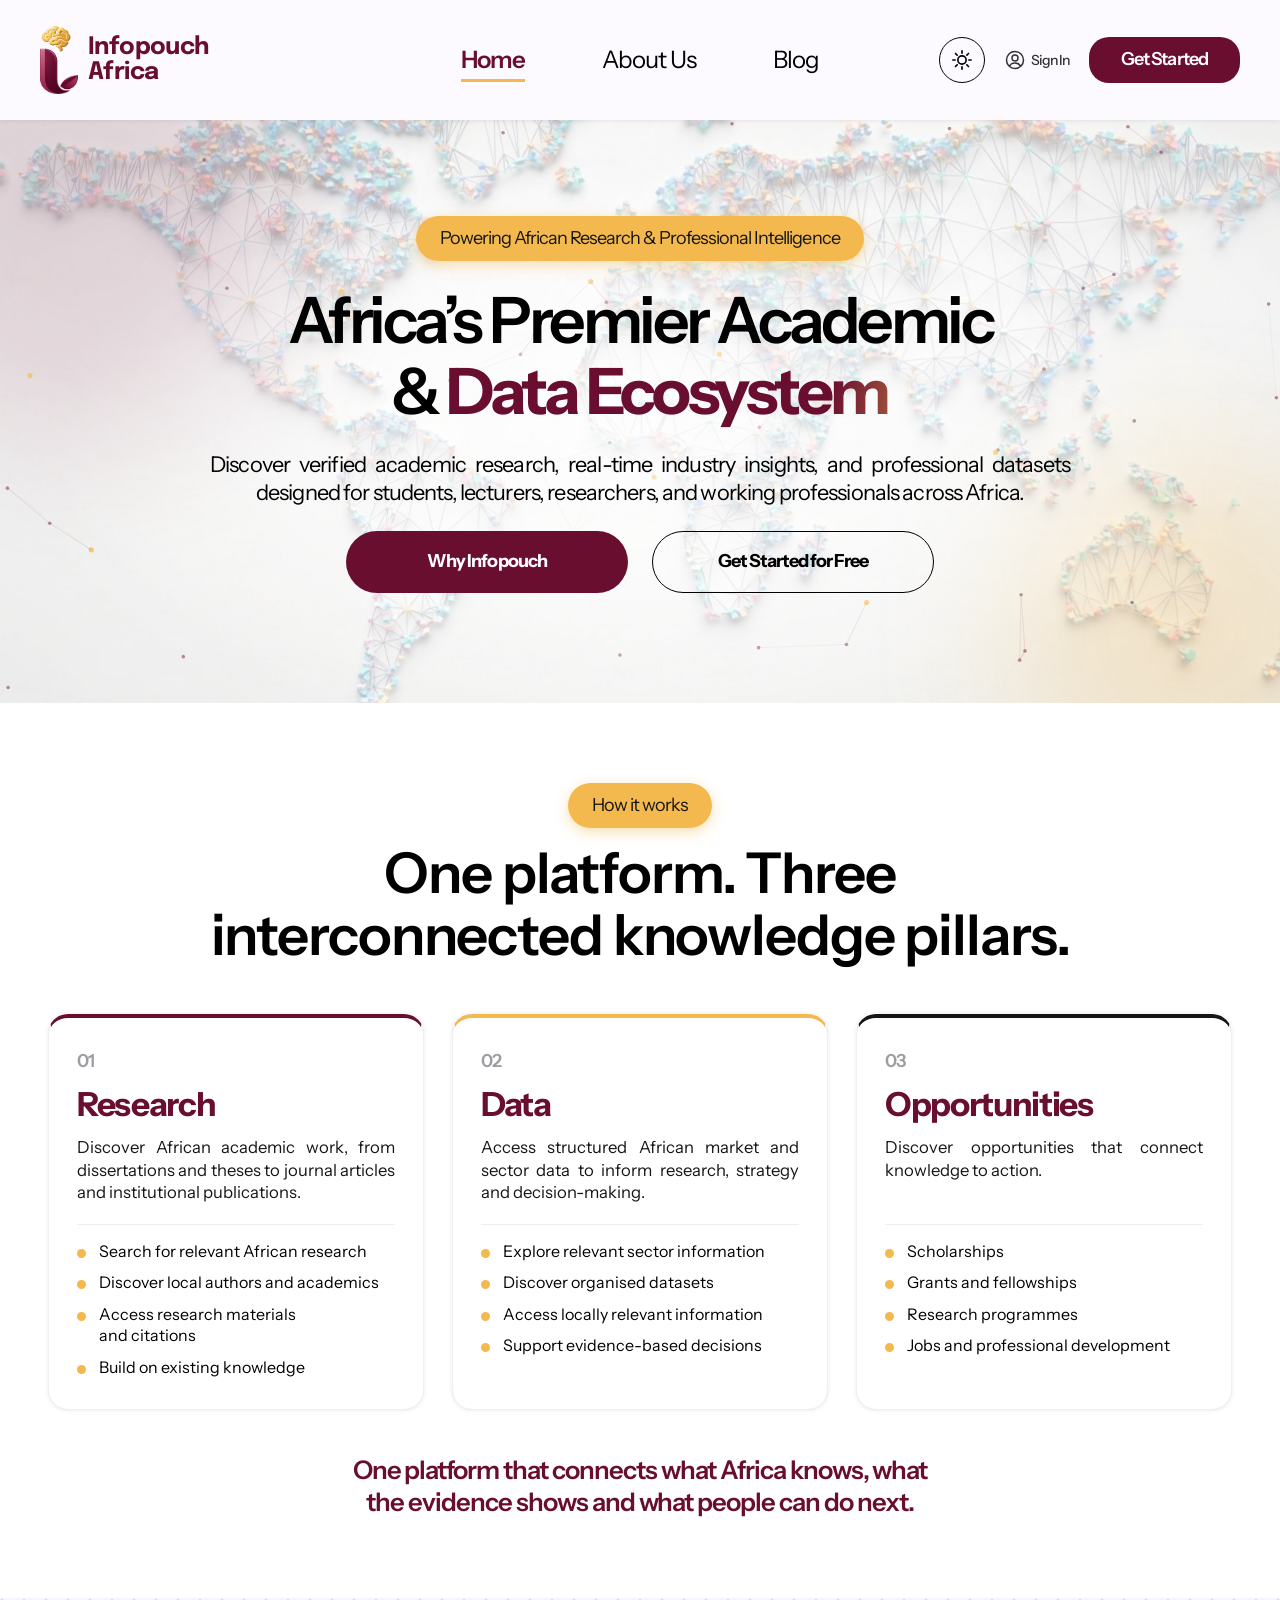
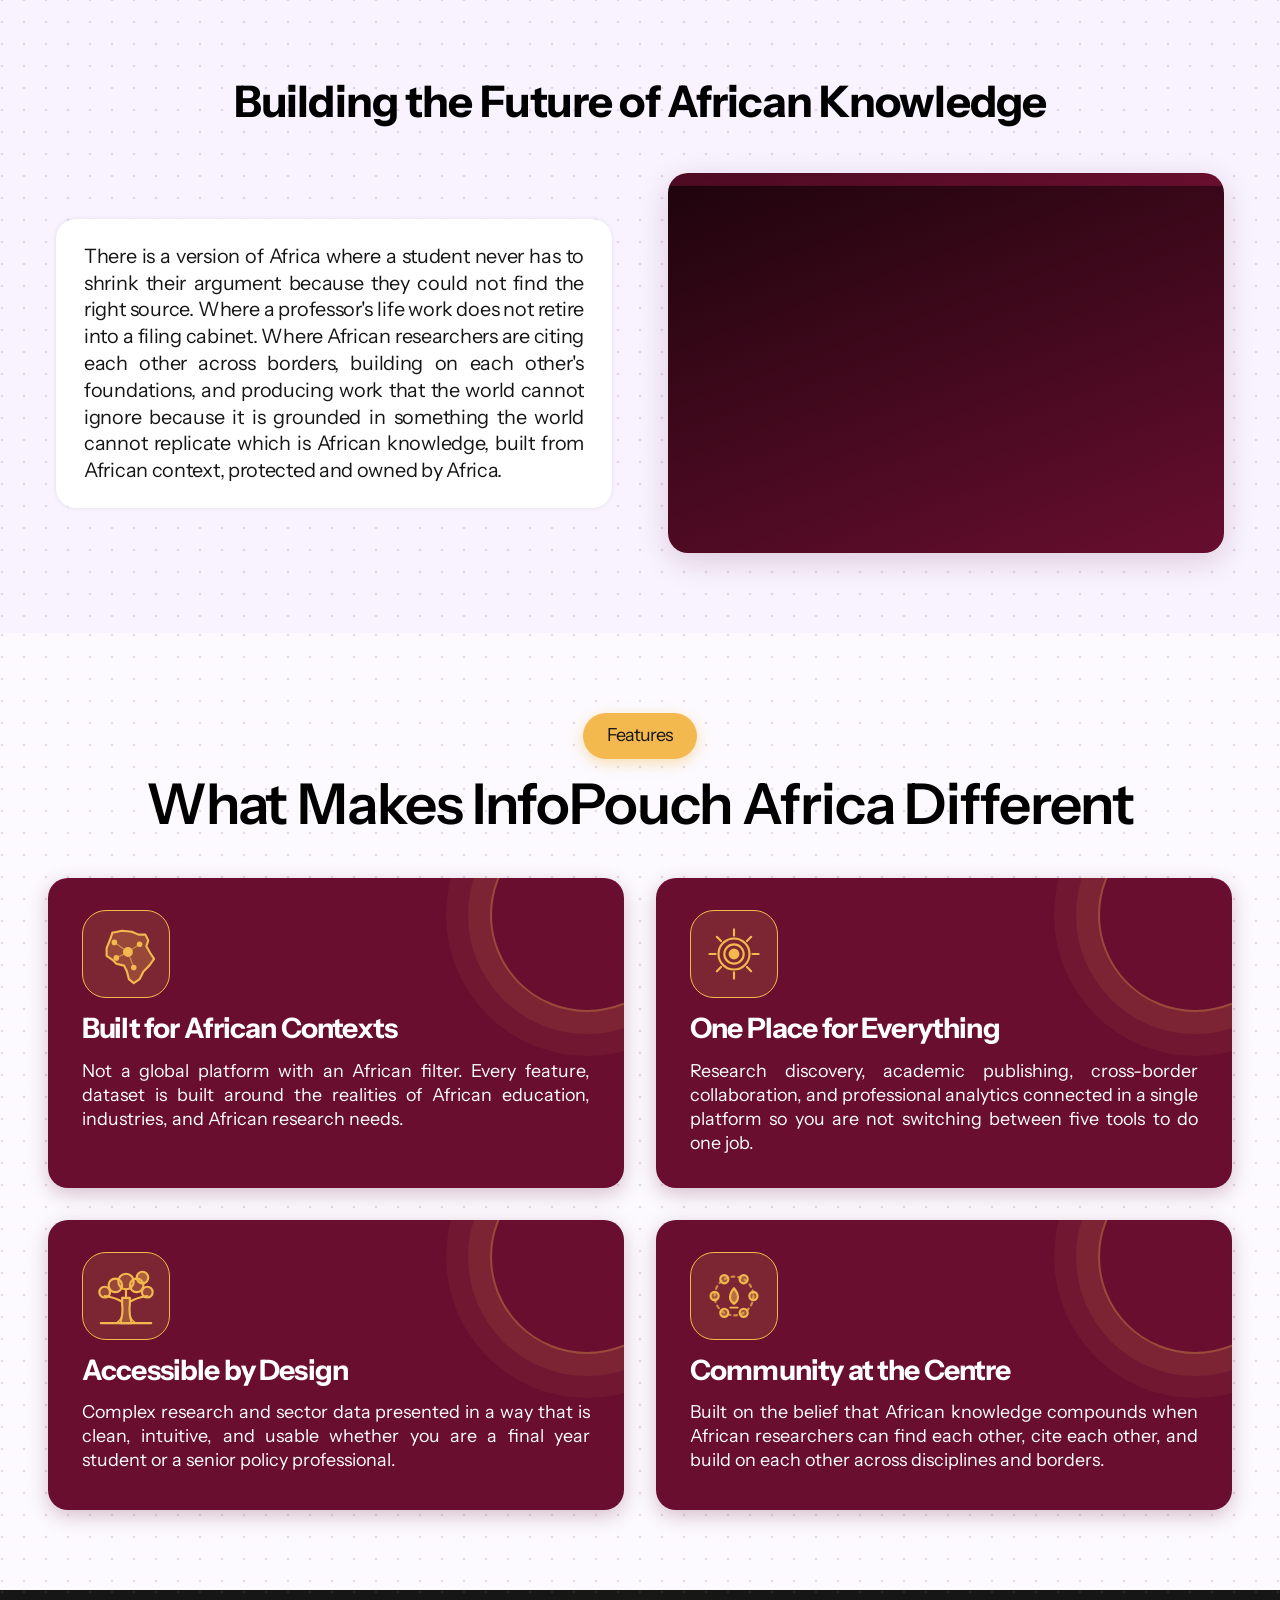
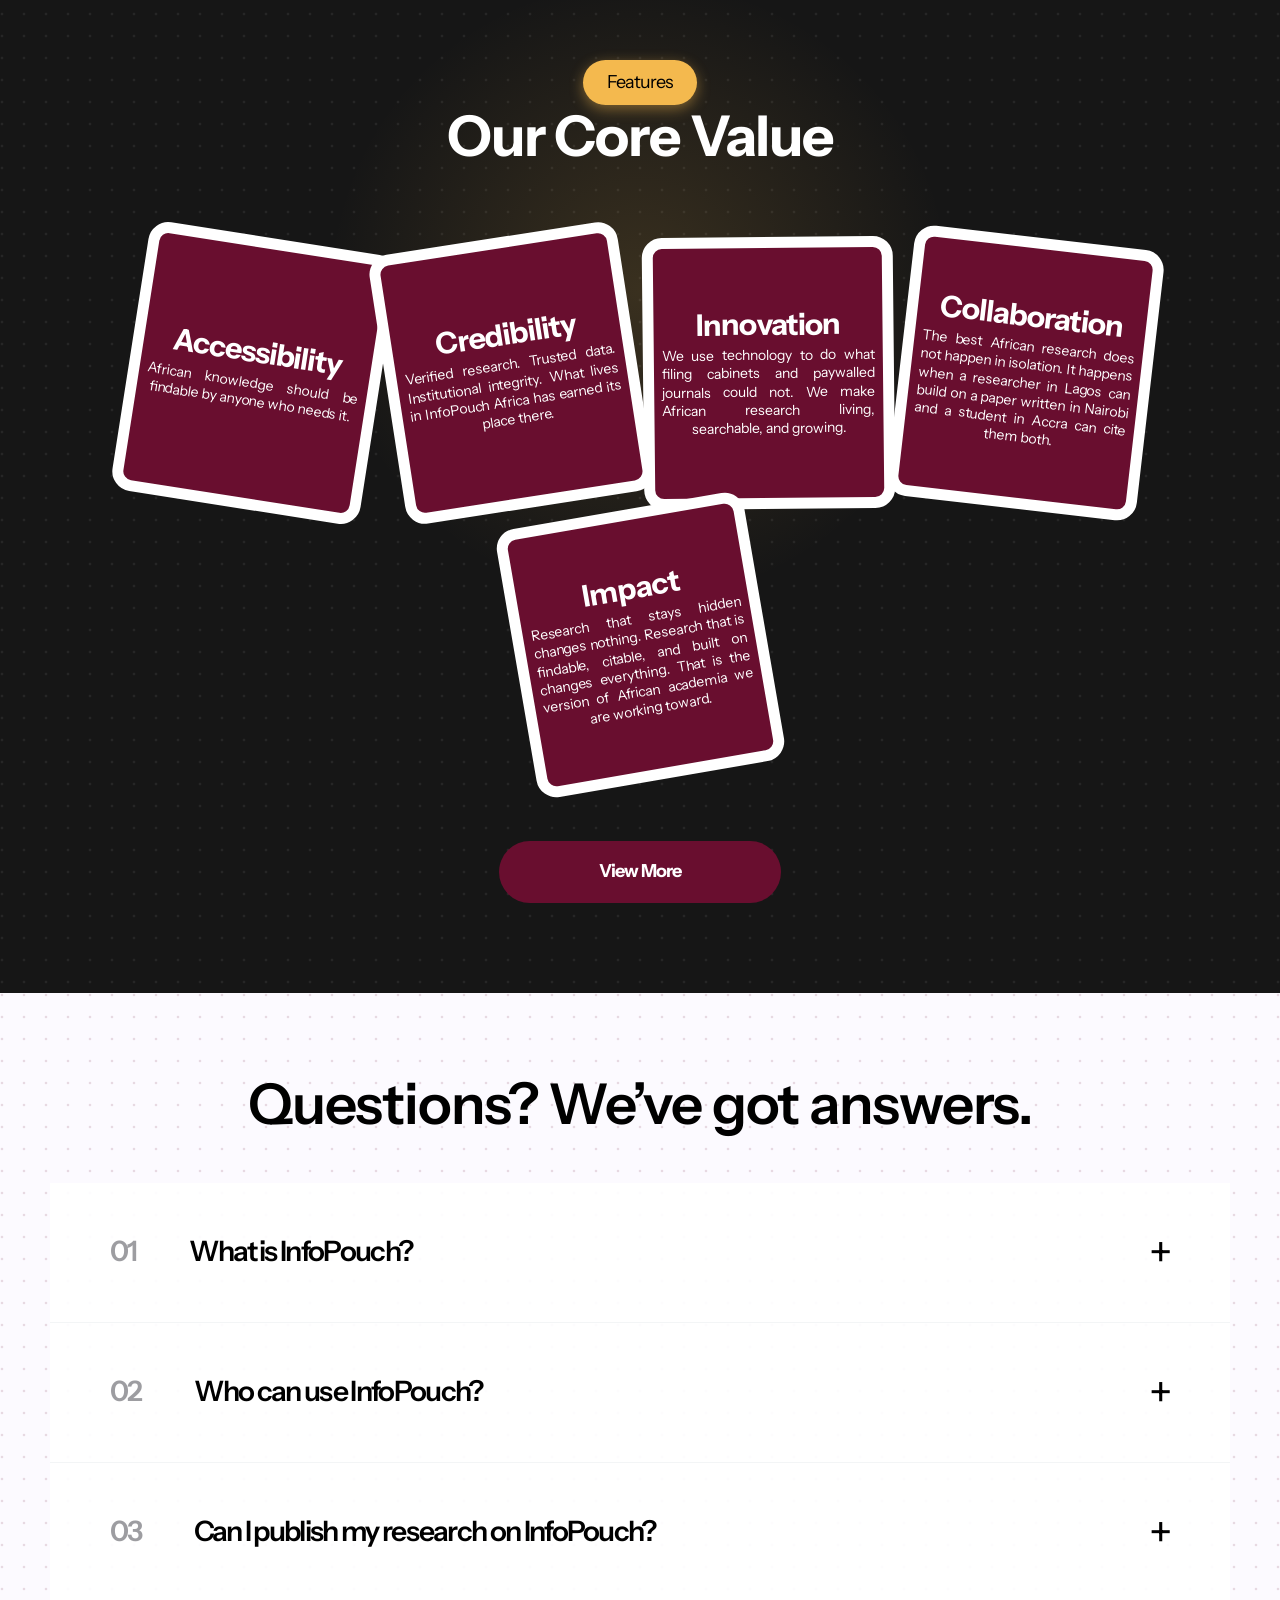
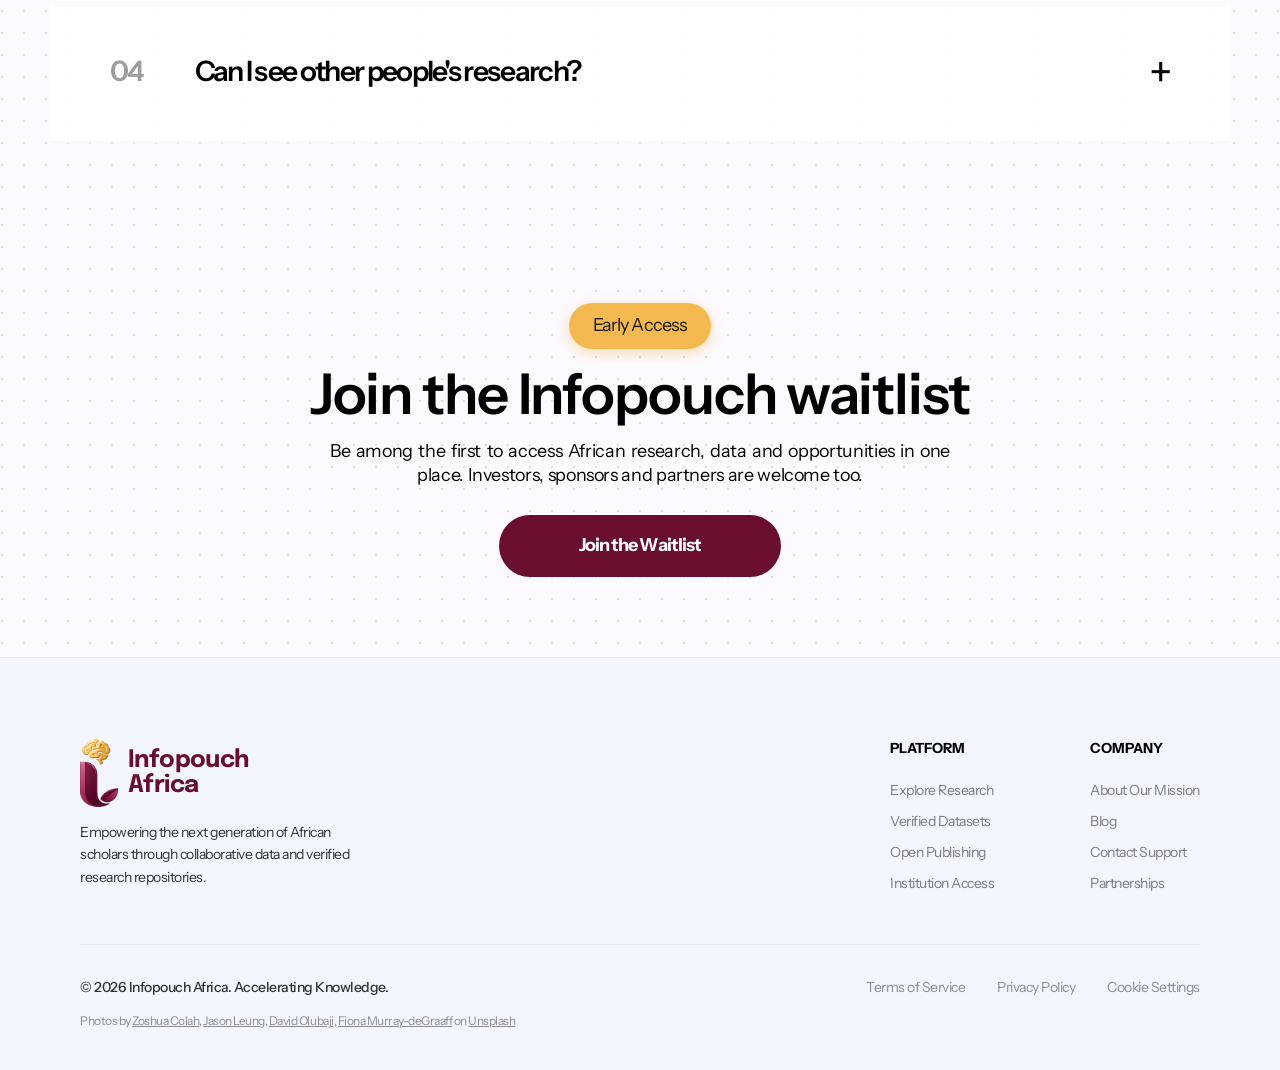
<file: index.html>
<!DOCTYPE html>
<html lang="en"><head><meta charset="utf-8">
<meta name="viewport" content="width=device-width, initial-scale=1">
<title>Infopouch Africa | Africa’s Premier Academic & Data Ecosystem</title>
<meta name="description" content="A digital data and information repository for Africans, by Africans.">
<link rel="preconnect" href="https://fonts.googleapis.com"><link rel="preconnect" href="https://fonts.gstatic.com" crossorigin>
<link href="https://fonts.googleapis.com/css2?family=Instrument+Sans:wght@400;500;600;700&family=Epilogue:wght@700&display=swap" rel="stylesheet">
<link rel="icon" type="image/png" href="assets/favicon.png">
<script>try{var t=localStorage.getItem("ip-theme");if(t)document.documentElement.setAttribute("data-theme",t)}catch(e){}</script><link rel="stylesheet" href="css/style.css"></head><body>
<div id="site-header"></div>
<main>
<div class="hero"><div class="wrap center"><span class="pill">Powering African Research &amp; Professional Intelligence</span>
<h1>Africa’s Premier Academic<br>&amp; <b>Data Ecosystem</b></h1>
<p class="lead">Discover verified academic research, real-time industry insights, and professional datasets designed for students, lecturers, researchers, and working professionals across Africa.</p>
<div class="btns"><a class="btn" href="about.html">Why Infopouch</a><a class="btn out" data-wl href="#waitlist">Get Started for Free</a></div></div></div>
<section class="pillars"><div class="wrap"><div class="center"><span class="pill">How it works</span><h2>One platform. Three interconnected knowledge pillars.</h2></div>
<div class="pgrid">
<article class="pillar"><span class="num">01</span><h3>Research</h3><p>Discover African academic work, from dissertations and theses to journal articles and institutional publications.</p><ul><li>Search for relevant African research</li><li>Discover local authors and academics</li><li>Access research materials and citations</li><li>Build on existing knowledge</li></ul></article>
<article class="pillar"><span class="num">02</span><h3>Data</h3><p>Access structured African market and sector data to inform research, strategy and decision-making.</p><ul><li>Explore relevant sector information</li><li>Discover organised datasets</li><li>Access locally relevant information</li><li>Support evidence-based decisions</li></ul></article>
<article class="pillar"><span class="num">03</span><h3>Opportunities</h3><p>Discover opportunities that connect knowledge to action.</p><ul><li>Scholarships</li><li>Grants and fellowships</li><li>Research programmes</li><li>Jobs and professional development</li></ul></article></div>
<p class="tagline">One platform that connects what Africa knows, what the evidence shows and what people can do next.</p></div></section>
<section class="lav"><div class="wrap"><h2 style="font-weight:700;font-size:clamp(30px,3.4vw,48px)">Building the Future of African Knowledge</h2>
<div class="split" style="margin-top:48px"><div class="card wide"><p style="margin:0">There is a version of Africa where a student never has to shrink their argument because they could not find the right source. Where a professor's life work does not retire into a filing cabinet. Where African researchers are citing each other across borders, building on each other's foundations, and producing work that the world cannot ignore because it is grounded in something the world cannot replicate which is African knowledge, built from African context, protected and owned by Africa.</p></div><div class="panel pf" style="min-height:289px"></div></div></div></section>
<section class="bg"><div class="wrap"><div class="center"><span class="pill">Features</span><h2>What Makes InfoPouch Africa Different</h2></div>
<div class="cards" style="margin-top:44px">
<div class="card feat rv"><span class="ico"><svg viewBox="0 0 64 64" fill="none" stroke="currentColor" stroke-width="2.2" stroke-linecap="round" stroke-linejoin="round" aria-hidden="true"><path d="M18 10L28 8L38 9L45 12L52 12L55 18L53 24L57 31L61 37L56 44L50 50L46 58L40 62L35 58L33 50L30 44L22 42L18 38L12 34L12 26L16 16Z" fill="currentColor" fill-opacity=".22"/><ellipse cx="53" cy="54" rx="2" ry="4" transform="rotate(15 53 54)"/><path d="M20 20L34 30L46 22M34 30L40 46M34 30L22 36" stroke-opacity=".6" stroke-width="1.3"/><circle class="node" cx="20" cy="20" r="1.8" fill="currentColor"/><circle class="node" cx="46" cy="22" r="1.8" fill="currentColor"/><circle class="node" cx="40" cy="46" r="1.8" fill="currentColor"/><circle class="node" cx="22" cy="36" r="1.8" fill="currentColor"/><circle class="ping" cx="34" cy="30" r="4" fill="currentColor"/></svg></span><h3>Built for African Contexts</h3><p>Not a global platform with an African filter. Every feature, dataset is built around the realities of African education, industries, and African research needs.</p></div>
<div class="card feat rv"><span class="ico"><svg viewBox="0 0 64 64" fill="none" stroke="currentColor" stroke-width="2.2" stroke-linecap="round" stroke-linejoin="round" aria-hidden="true"><g class="spin"><line x1="51.0" y1="32.0" x2="57.0" y2="32.0"/><line x1="45.4" y1="45.4" x2="49.7" y2="49.7"/><line x1="32.0" y1="51.0" x2="32.0" y2="57.0"/><line x1="18.6" y1="45.4" x2="14.3" y2="49.7"/><line x1="13.0" y1="32.0" x2="7.0" y2="32.0"/><line x1="18.6" y1="18.6" x2="14.3" y2="14.3"/><line x1="32.0" y1="13.0" x2="32.0" y2="7.0"/><line x1="45.4" y1="18.6" x2="49.7" y2="14.3"/></g><circle cx="32" cy="32" r="16"/><circle cx="32" cy="32" r="10"/><circle cx="32" cy="32" r="4.5" fill="currentColor"/><path d="M32 6v6M32 52v6M6 32h6M52 32h6" stroke-width="1.5" stroke-opacity=".7"/></svg></span><h3>One Place for Everything</h3><p>Research discovery, academic publishing, cross-border collaboration, and professional analytics connected in a single platform so you are not switching between five tools to do one job.</p></div>
<div class="card feat rv"><span class="ico"><svg viewBox="0 0 64 64" fill="none" stroke="currentColor" stroke-width="2.2" stroke-linecap="round" stroke-linejoin="round" aria-hidden="true"><circle class="sun" cx="49" cy="13" r="6" fill="currentColor" fill-opacity=".4"/><path d="M26 60C28 54 29 48 28 40V34H36V40C35 48 36 54 38 60Z" fill="currentColor" fill-opacity=".3"/><path d="M28 38C22 34 16 33 10 32M36 38C42 34 48 33 54 32M32 34V26"/><circle cx="10" cy="28" r="5.5" fill="currentColor" fill-opacity=".22"/><circle cx="21" cy="21" r="7" fill="currentColor" fill-opacity=".22"/><circle cx="32" cy="17" r="8" fill="currentColor" fill-opacity=".22"/><circle cx="43" cy="21" r="7" fill="currentColor" fill-opacity=".22"/><circle cx="54" cy="28" r="5.5" fill="currentColor" fill-opacity=".22"/><path d="M6 60H58"/><path d="M22 60Q27 56 28 52M42 60Q37 56 36 52" stroke-width="1.4"/></svg></span><h3>Accessible by Design</h3><p>Complex research and sector data presented in a way that is clean, intuitive, and usable whether you are a final year student or a senior policy professional.</p></div>
<div class="card feat rv"><span class="ico"><svg viewBox="0 0 64 64" fill="none" stroke="currentColor" stroke-width="2.2" stroke-linecap="round" stroke-linejoin="round" aria-hidden="true"><g class="spin slow"><circle cx="32" cy="32" r="20" stroke-dasharray="3 4" stroke-opacity=".7"/><circle cx="52.0" cy="32.0" r="4.2" fill="currentColor" fill-opacity=".35"/><circle cx="42.0" cy="49.3" r="4.2" fill="currentColor" fill-opacity=".35"/><circle cx="22.0" cy="49.3" r="4.2" fill="currentColor" fill-opacity=".35"/><circle cx="12.0" cy="32.0" r="4.2" fill="currentColor" fill-opacity=".35"/><circle cx="22.0" cy="14.7" r="4.2" fill="currentColor" fill-opacity=".35"/><circle cx="42.0" cy="14.7" r="4.2" fill="currentColor" fill-opacity=".35"/></g><path class="flame" d="M32 40C26 36 27 30 32 24C37 30 38 36 32 40Z" fill="currentColor" fill-opacity=".5"/><path d="M28 44H36" stroke-width="1.6"/></svg></span><h3>Community at the Centre</h3><p>Built on the belief that African knowledge compounds when African researchers can find each other, cite each other, and build on each other across disciplines and borders.</p></div></div></div></div></section>
<section class="values"><div class="wrap center"><span class="pill" style="color:#000">Features</span><h2>Our Core Value</h2>
<div class="vals">
<div class="v" role="button" tabindex="0" aria-haspopup="dialog" data-more="Wherever you study, teach or work, African knowledge should be within reach. No more hunting across borders for a source that was written next door."><h3>Accessibility</h3><p>African knowledge should be findable by anyone who needs it.</p><span class="tap">Tap to open</span></div>
<div class="v" role="button" tabindex="0" aria-haspopup="dialog" data-more="Every record earns its place. We hold the platform to institutional standards so that what you cite today is still something you can stand behind tomorrow."><h3>Credibility</h3><p>Verified research. Trusted data. Institutional integrity. What lives in InfoPouch Africa has earned its place there.</p><span class="tap">Tap to open</span></div>
<div class="v" role="button" tabindex="0" aria-haspopup="dialog" data-more="Search, organised datasets and live sector intelligence turn a static archive into something that grows with every researcher who contributes."><h3>Innovation</h3><p>We use technology to do what filing cabinets and paywalled journals could not. We make African research living, searchable, and growing.</p><span class="tap">Tap to open</span></div>
<div class="v" role="button" tabindex="0" aria-haspopup="dialog" data-more="Lagos, Nairobi, Accra and beyond: when researchers can find and cite each other, the whole continent’s work compounds."><h3>Collaboration</h3><p>The best African research does not happen in isolation. It happens when a researcher in Lagos can build on a paper written in Nairobi and a student in Accra can cite them both.</p><span class="tap">Tap to open</span></div>
<div class="v" role="button" tabindex="0" aria-haspopup="dialog" data-more="Findable work gets cited. Cited work shapes policy, teaching and business. That chain is what we are building for African academia."><h3>Impact</h3><p>Research that stays hidden changes nothing. Research that is findable, citable, and built on changes everything. That is the version of African academia we are working toward.</p><span class="tap">Tap to open</span></div></div>
<a class="btn" href="about.html">View More</a></div></section>
<section class="bg"><div class="wrap"><h2>Questions? We’ve got answers.</h2><div class="faq">
<details><summary>What is InfoPouch?</summary><p>A digital data and information repository for Africans, by Africans, bringing African research, sector data and opportunities into one searchable platform.</p></details>
<details><summary>Who can use InfoPouch?</summary><p>Students, researchers, lecturers, professionals and institutions across Africa, starting in Nigeria.</p></details>
<details><summary>Can I publish my research on InfoPouch?</summary><p>Yes. Publishing for authors and academics is part of the platform. Join the waitlist to be first in line.</p></details>
<details><summary>Can I see other people's research?</summary><p>Yes. Discovering African research, data and opportunities is the core of the platform.</p></details></div></div></section>
<section class="wl" id="waitlist"><div class="wrap"><span class="pill">Early Access</span><h2>Join the Infopouch waitlist</h2>
<p>Be among the first to access African research, data and opportunities in one place. Investors, sponsors and partners are welcome too.</p>
<a class="btn" data-wl href="#waitlist">Join the Waitlist</a></div></section>
</main>
<div id="site-footer"></div>
<script src="js/main.js"></script></body></html>
</file>
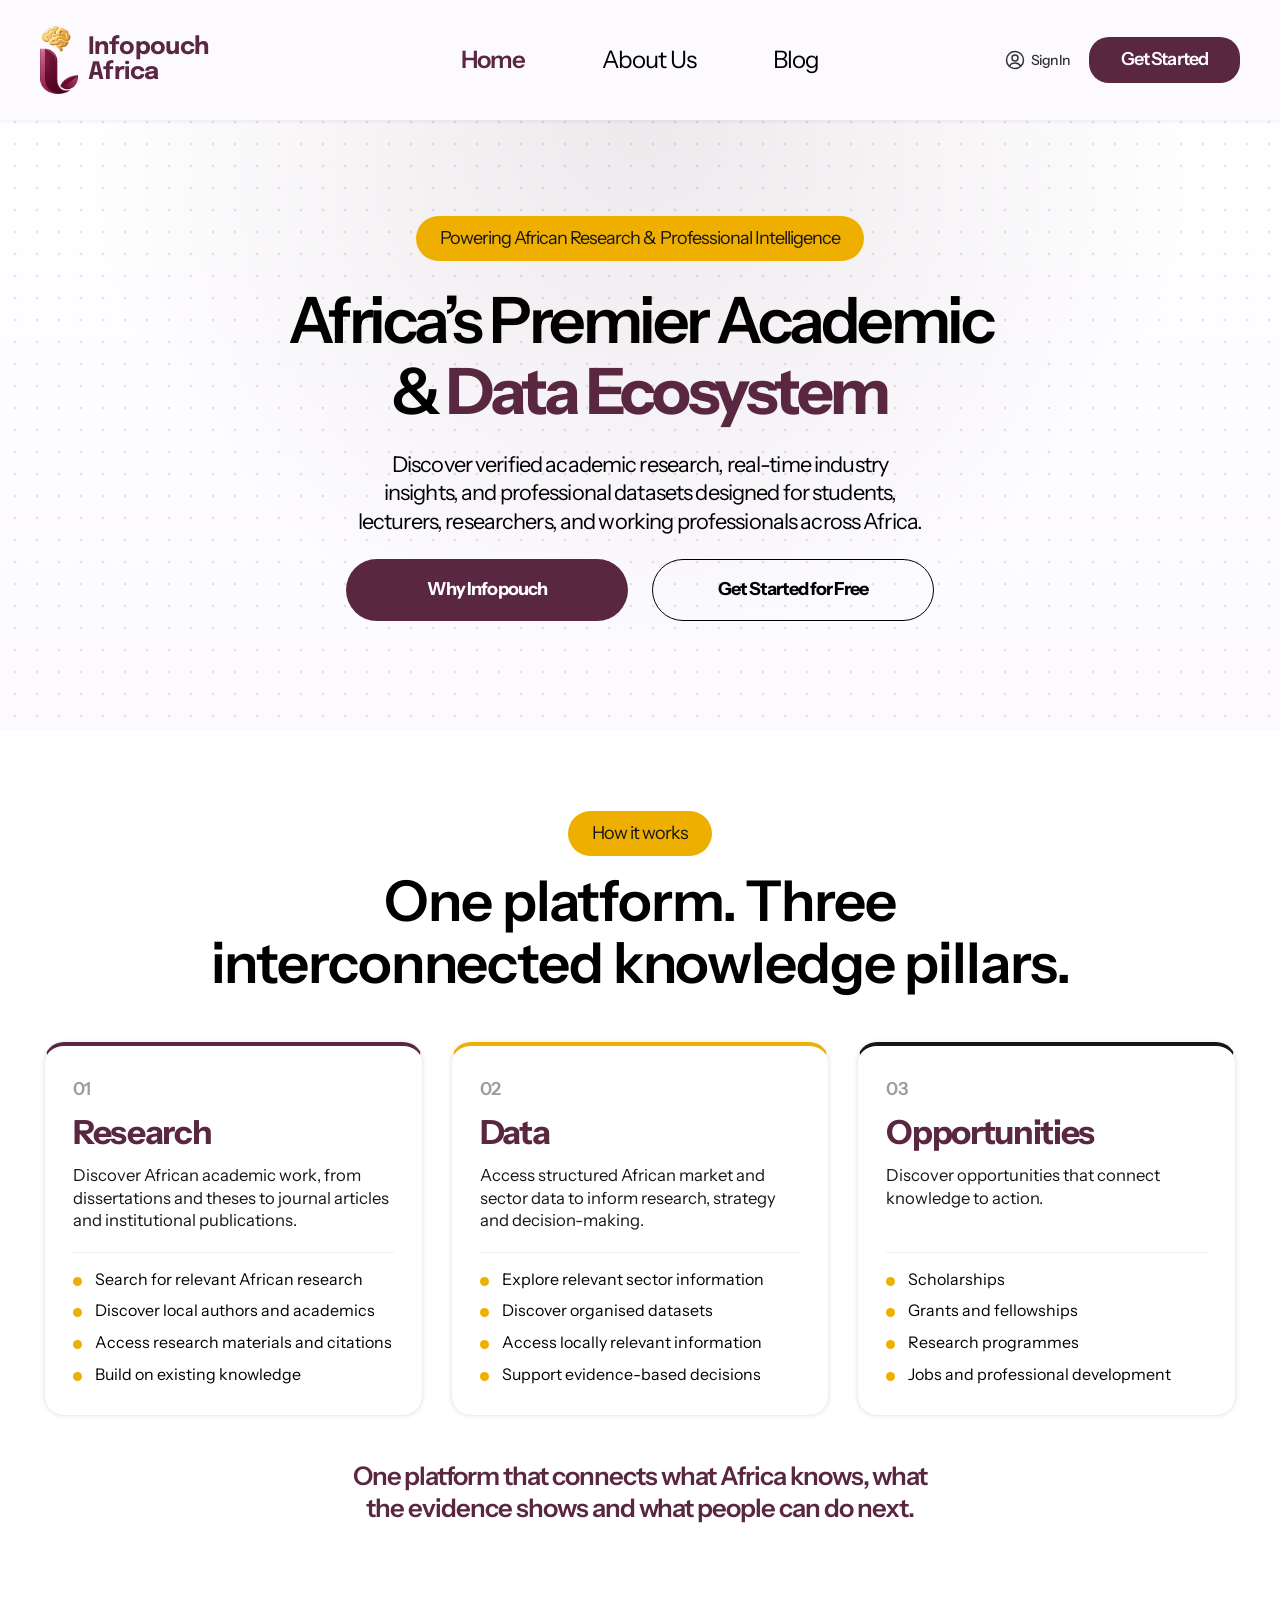
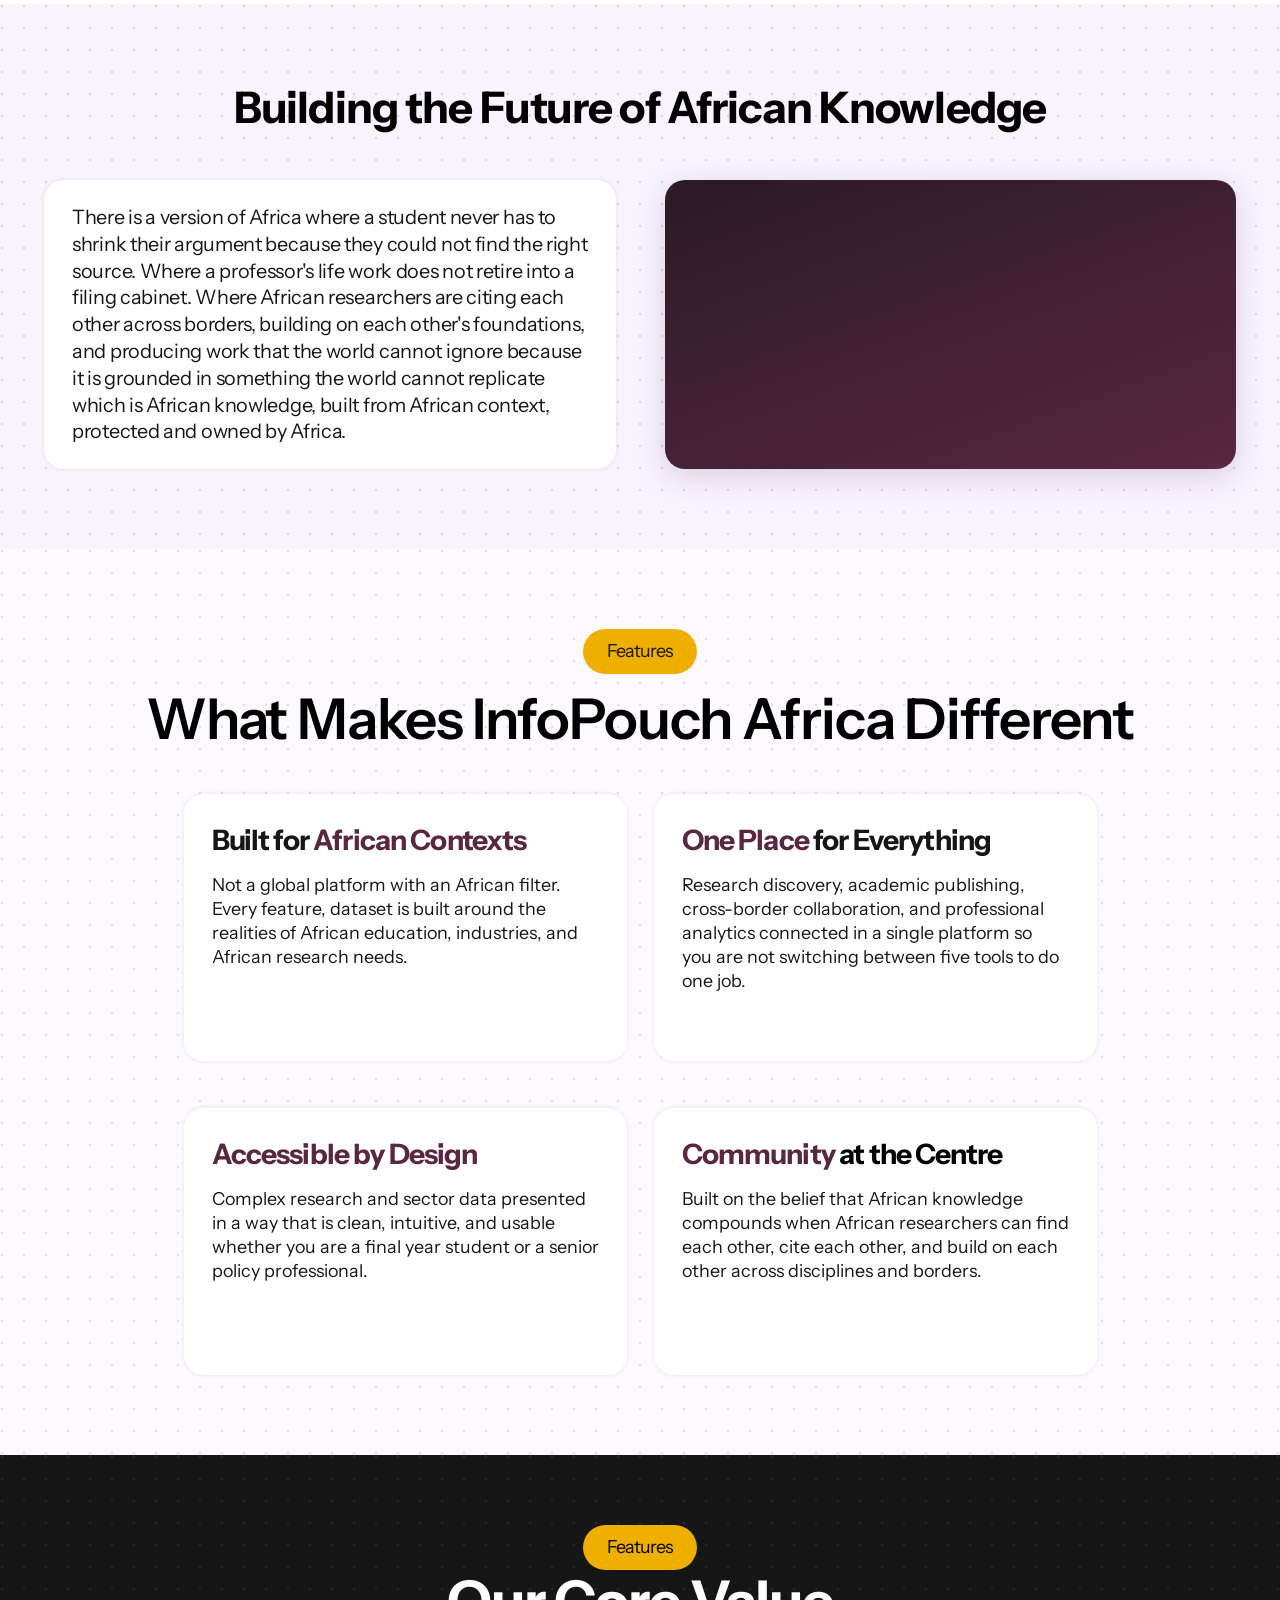
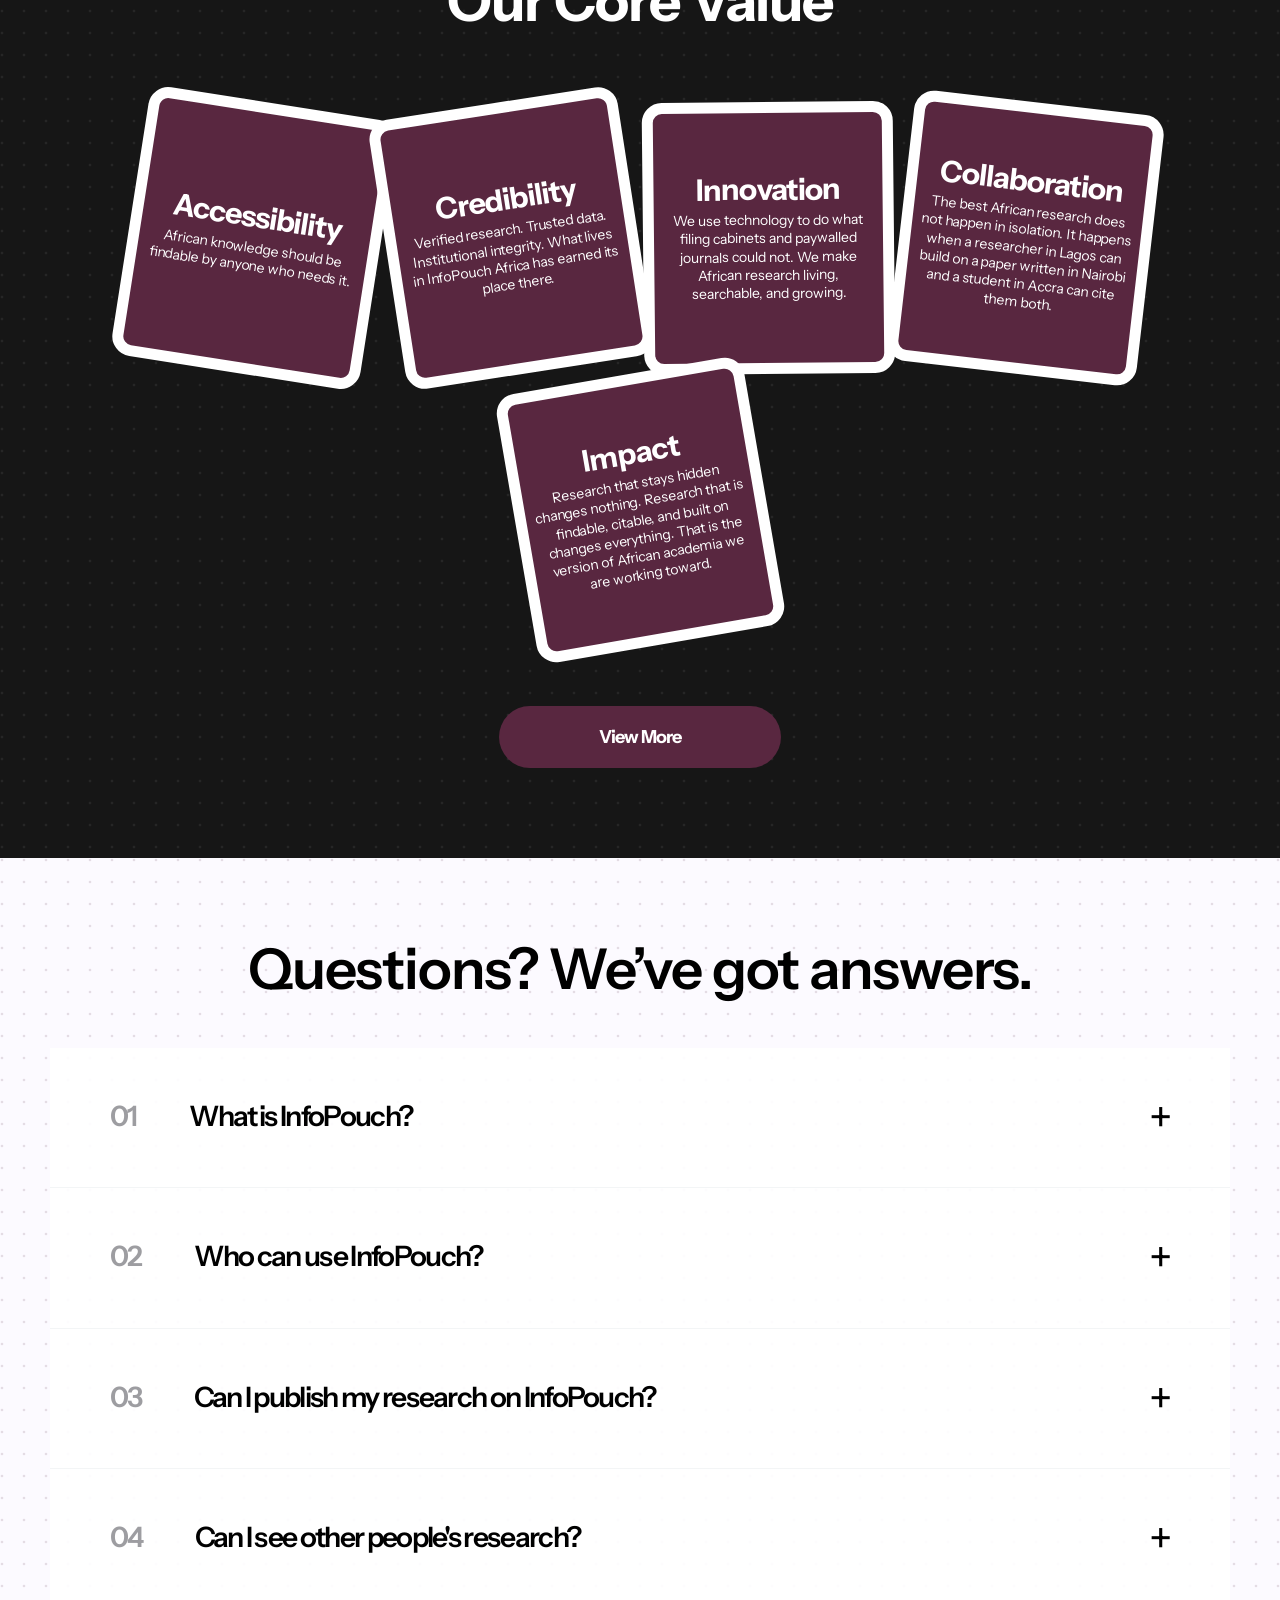
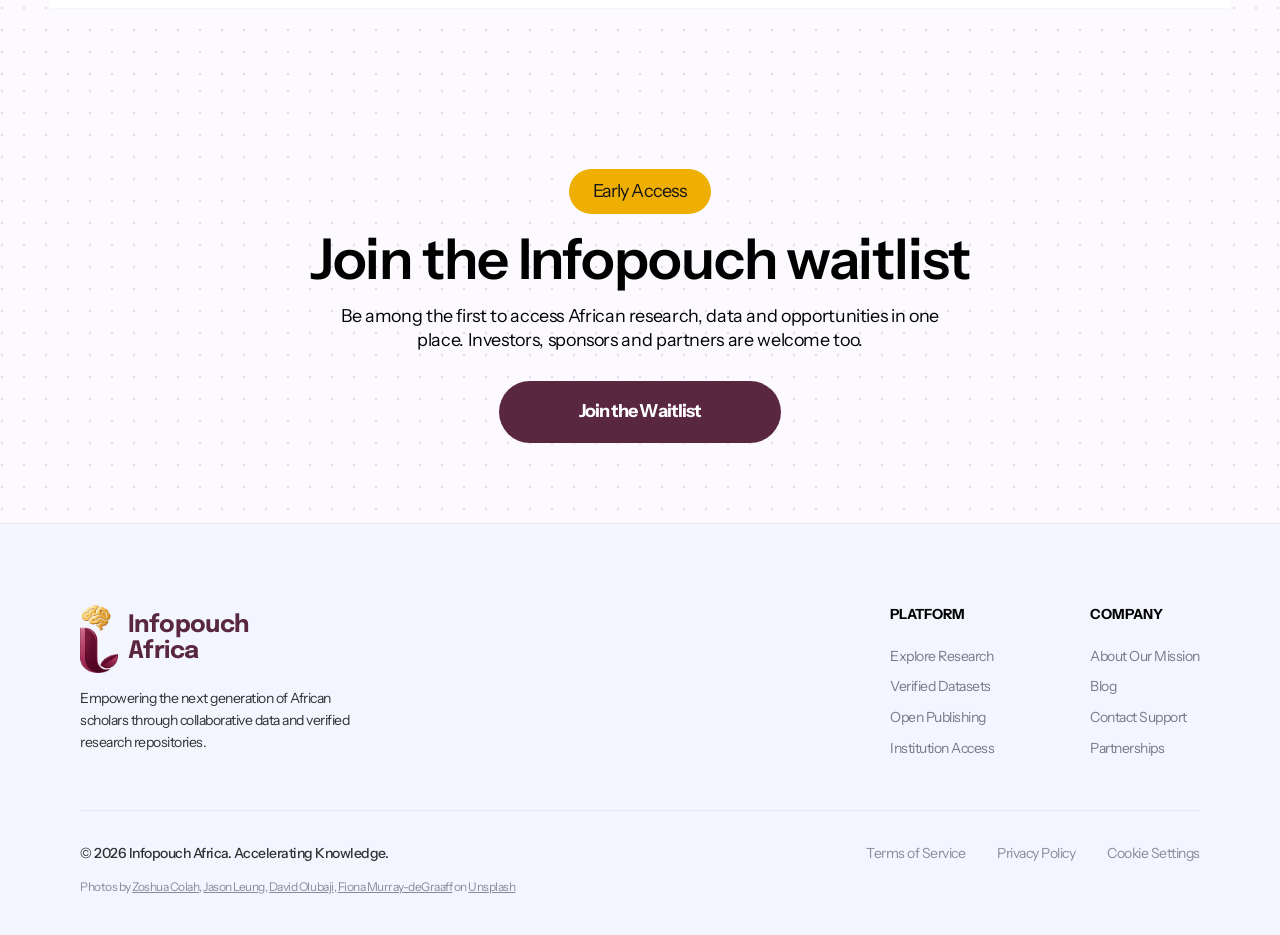
<file: infopouch-site (1)/index.html>
<!DOCTYPE html>
<html lang="en"><head><meta charset="utf-8">
<meta name="viewport" content="width=device-width, initial-scale=1">
<title>Infopouch Africa | Africa’s Premier Academic & Data Ecosystem</title>
<meta name="description" content="A digital data and information repository for Africans, by Africans.">
<link rel="preconnect" href="https://fonts.googleapis.com"><link rel="preconnect" href="https://fonts.gstatic.com" crossorigin>
<link href="https://fonts.googleapis.com/css2?family=Instrument+Sans:wght@400;500;600;700&family=Epilogue:wght@700&display=swap" rel="stylesheet">
<link rel="icon" type="image/png" href="assets/favicon.png">
<link rel="stylesheet" href="css/style.css"></head><body>
<div id="site-header"></div>
<main>
<div class="hero"><div class="wrap center"><span class="pill">Powering African Research &amp; Professional Intelligence</span>
<h1>Africa’s Premier Academic<br>&amp; <b>Data Ecosystem</b></h1>
<p class="lead">Discover verified academic research, real-time industry insights, and professional datasets designed for students, lecturers, researchers, and working professionals across Africa.</p>
<div class="btns"><a class="btn" href="about.html">Why Infopouch</a><a class="btn out" data-wl href="#waitlist">Get Started for Free</a></div></div></div>
<section class="pillars"><div class="wrap"><div class="center"><span class="pill">How it works</span><h2>One platform. Three interconnected knowledge pillars.</h2></div>
<div class="pgrid">
<article class="pillar"><span class="num">01</span><h3>Research</h3><p>Discover African academic work, from dissertations and theses to journal articles and institutional publications.</p><ul><li>Search for relevant African research</li><li>Discover local authors and academics</li><li>Access research materials and citations</li><li>Build on existing knowledge</li></ul></article>
<article class="pillar"><span class="num">02</span><h3>Data</h3><p>Access structured African market and sector data to inform research, strategy and decision-making.</p><ul><li>Explore relevant sector information</li><li>Discover organised datasets</li><li>Access locally relevant information</li><li>Support evidence-based decisions</li></ul></article>
<article class="pillar"><span class="num">03</span><h3>Opportunities</h3><p>Discover opportunities that connect knowledge to action.</p><ul><li>Scholarships</li><li>Grants and fellowships</li><li>Research programmes</li><li>Jobs and professional development</li></ul></article></div>
<p class="tagline">One platform that connects what Africa knows, what the evidence shows and what people can do next.</p></div></section>
<section class="lav"><div class="wrap"><h2 style="font-weight:700;font-size:clamp(30px,3.4vw,48px)">Building the Future of African Knowledge</h2>
<div class="split" style="margin-top:48px"><div class="card wide"><p style="margin:0">There is a version of Africa where a student never has to shrink their argument because they could not find the right source. Where a professor's life work does not retire into a filing cabinet. Where African researchers are citing each other across borders, building on each other's foundations, and producing work that the world cannot ignore because it is grounded in something the world cannot replicate which is African knowledge, built from African context, protected and owned by Africa.</p></div><div class="panel pf" style="min-height:289px"></div></div></div></section>
<section class="bg"><div class="wrap"><div class="center"><span class="pill">Features</span><h2>What Makes InfoPouch Africa Different</h2></div>
<div class="cards" style="margin-top:44px">
<div class="card"><h3>Built for <em>African Contexts</em></h3><p>Not a global platform with an African filter. Every feature, dataset is built around the realities of African education, industries, and African research needs.</p></div>
<div class="card"><h3><em>One Place</em> for Everything</h3><p>Research discovery, academic publishing, cross-border collaboration, and professional analytics connected in a single platform so you are not switching between five tools to do one job.</p></div>
<div class="card"><h3 class="p">Accessible by Design</h3><p>Complex research and sector data presented in a way that is clean, intuitive, and usable whether you are a final year student or a senior policy professional.</p></div>
<div class="card"><h3 class="p">Community <span style="color:#000">at the Centre</span></h3><p>Built on the belief that African knowledge compounds when African researchers can find each other, cite each other, and build on each other across disciplines and borders.</p></div></div></div></section>
<section class="values"><div class="wrap center"><span class="pill" style="color:#000">Features</span><h2>Our Core Value</h2>
<div class="vals">
<div class="v"><h3>Accessibility</h3><p>African knowledge should be findable by anyone who needs it.</p></div>
<div class="v"><h3>Credibility</h3><p>Verified research. Trusted data. Institutional integrity. What lives in InfoPouch Africa has earned its place there.</p></div>
<div class="v"><h3>Innovation</h3><p>We use technology to do what filing cabinets and paywalled journals could not. We make African research living, searchable, and growing.</p></div>
<div class="v"><h3>Collaboration</h3><p>The best African research does not happen in isolation. It happens when a researcher in Lagos can build on a paper written in Nairobi and a student in Accra can cite them both.</p></div>
<div class="v"><h3>Impact</h3><p>Research that stays hidden changes nothing. Research that is findable, citable, and built on changes everything. That is the version of African academia we are working toward.</p></div></div>
<a class="btn" href="about.html">View More</a></div></section>
<section class="bg"><div class="wrap"><h2>Questions? We’ve got answers.</h2><div class="faq">
<details><summary>What is InfoPouch?</summary><p>A digital data and information repository for Africans, by Africans, bringing African research, sector data and opportunities into one searchable platform.</p></details>
<details><summary>Who can use InfoPouch?</summary><p>Students, researchers, lecturers, professionals and institutions across Africa, starting in Nigeria.</p></details>
<details><summary>Can I publish my research on InfoPouch?</summary><p>Yes. Publishing for authors and academics is part of the platform. Join the waitlist to be first in line.</p></details>
<details><summary>Can I see other people's research?</summary><p>Yes. Discovering African research, data and opportunities is the core of the platform.</p></details></div></div></section>
<section class="wl" id="waitlist"><div class="wrap"><span class="pill">Early Access</span><h2>Join the Infopouch waitlist</h2>
<p>Be among the first to access African research, data and opportunities in one place. Investors, sponsors and partners are welcome too.</p>
<a class="btn" data-wl href="#waitlist">Join the Waitlist</a></div></section>
</main>
<div id="site-footer"></div>
<script src="js/main.js"></script></body></html>
</file>
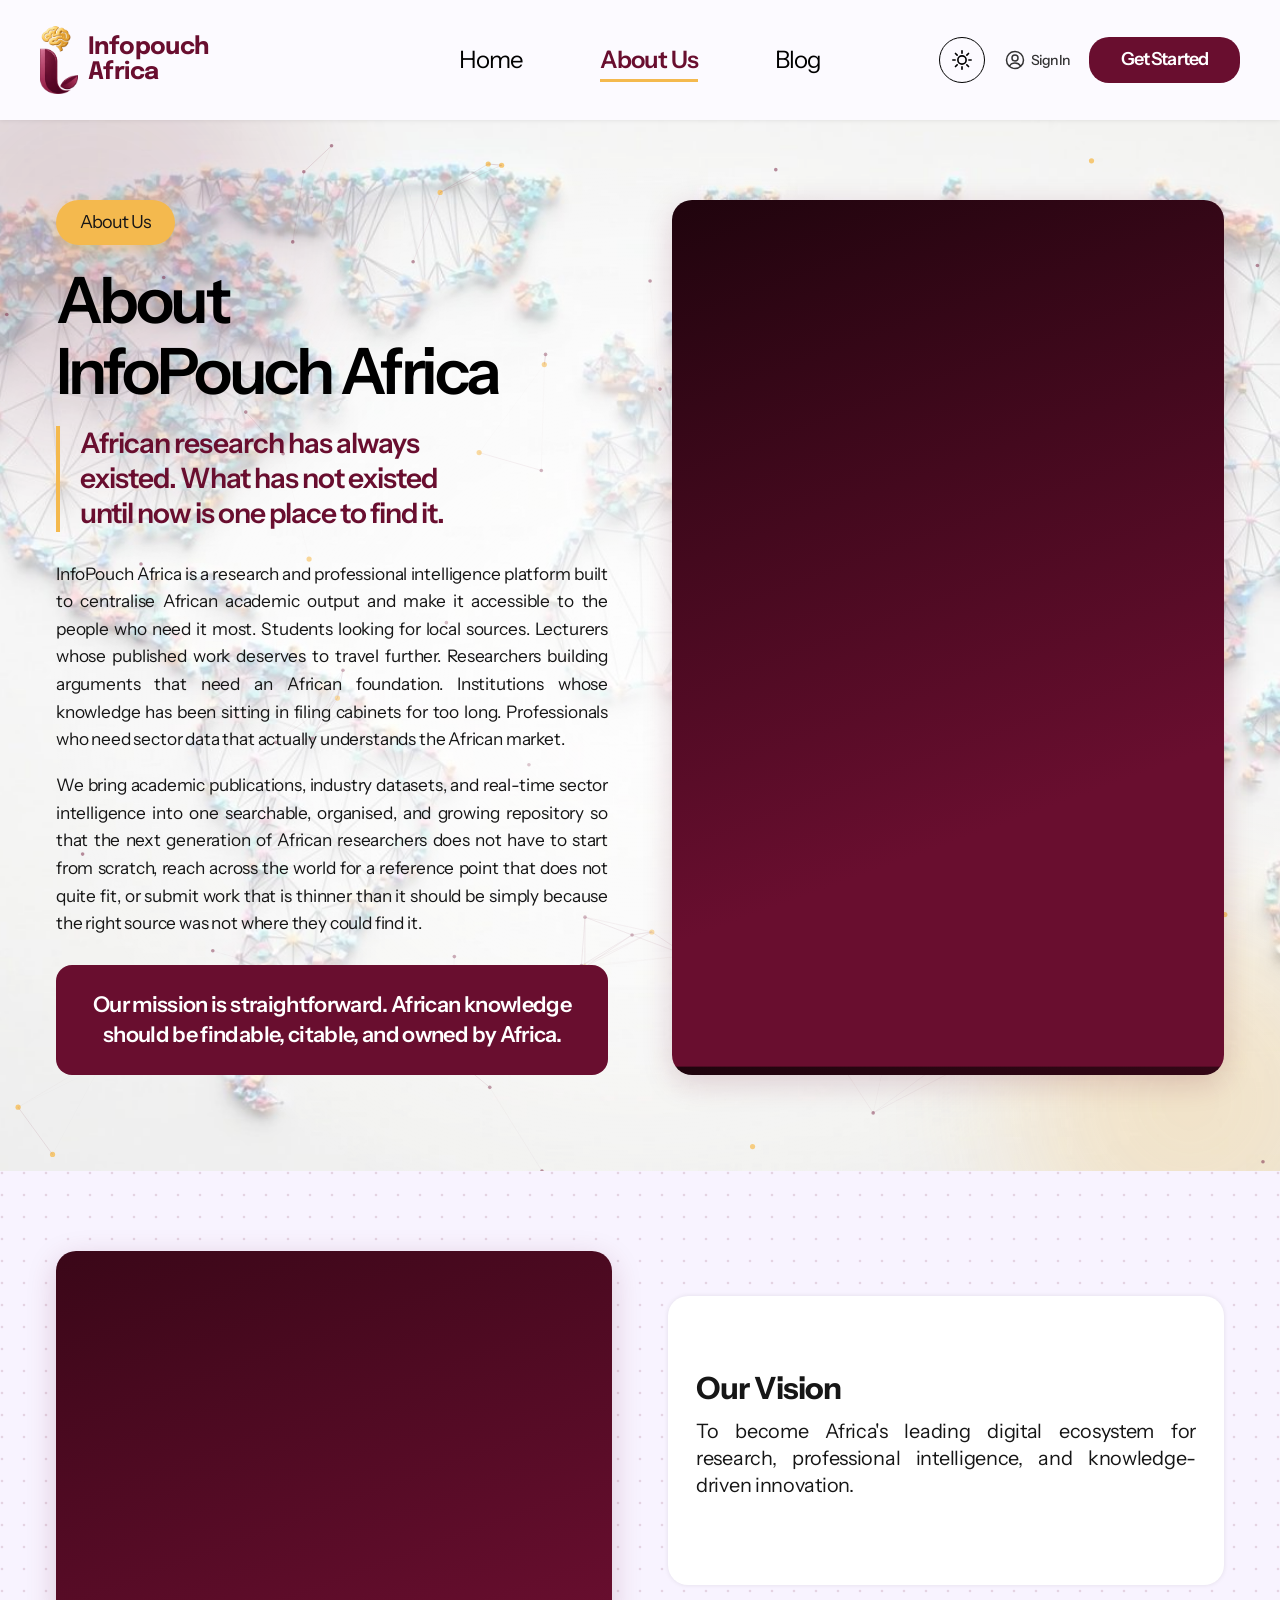
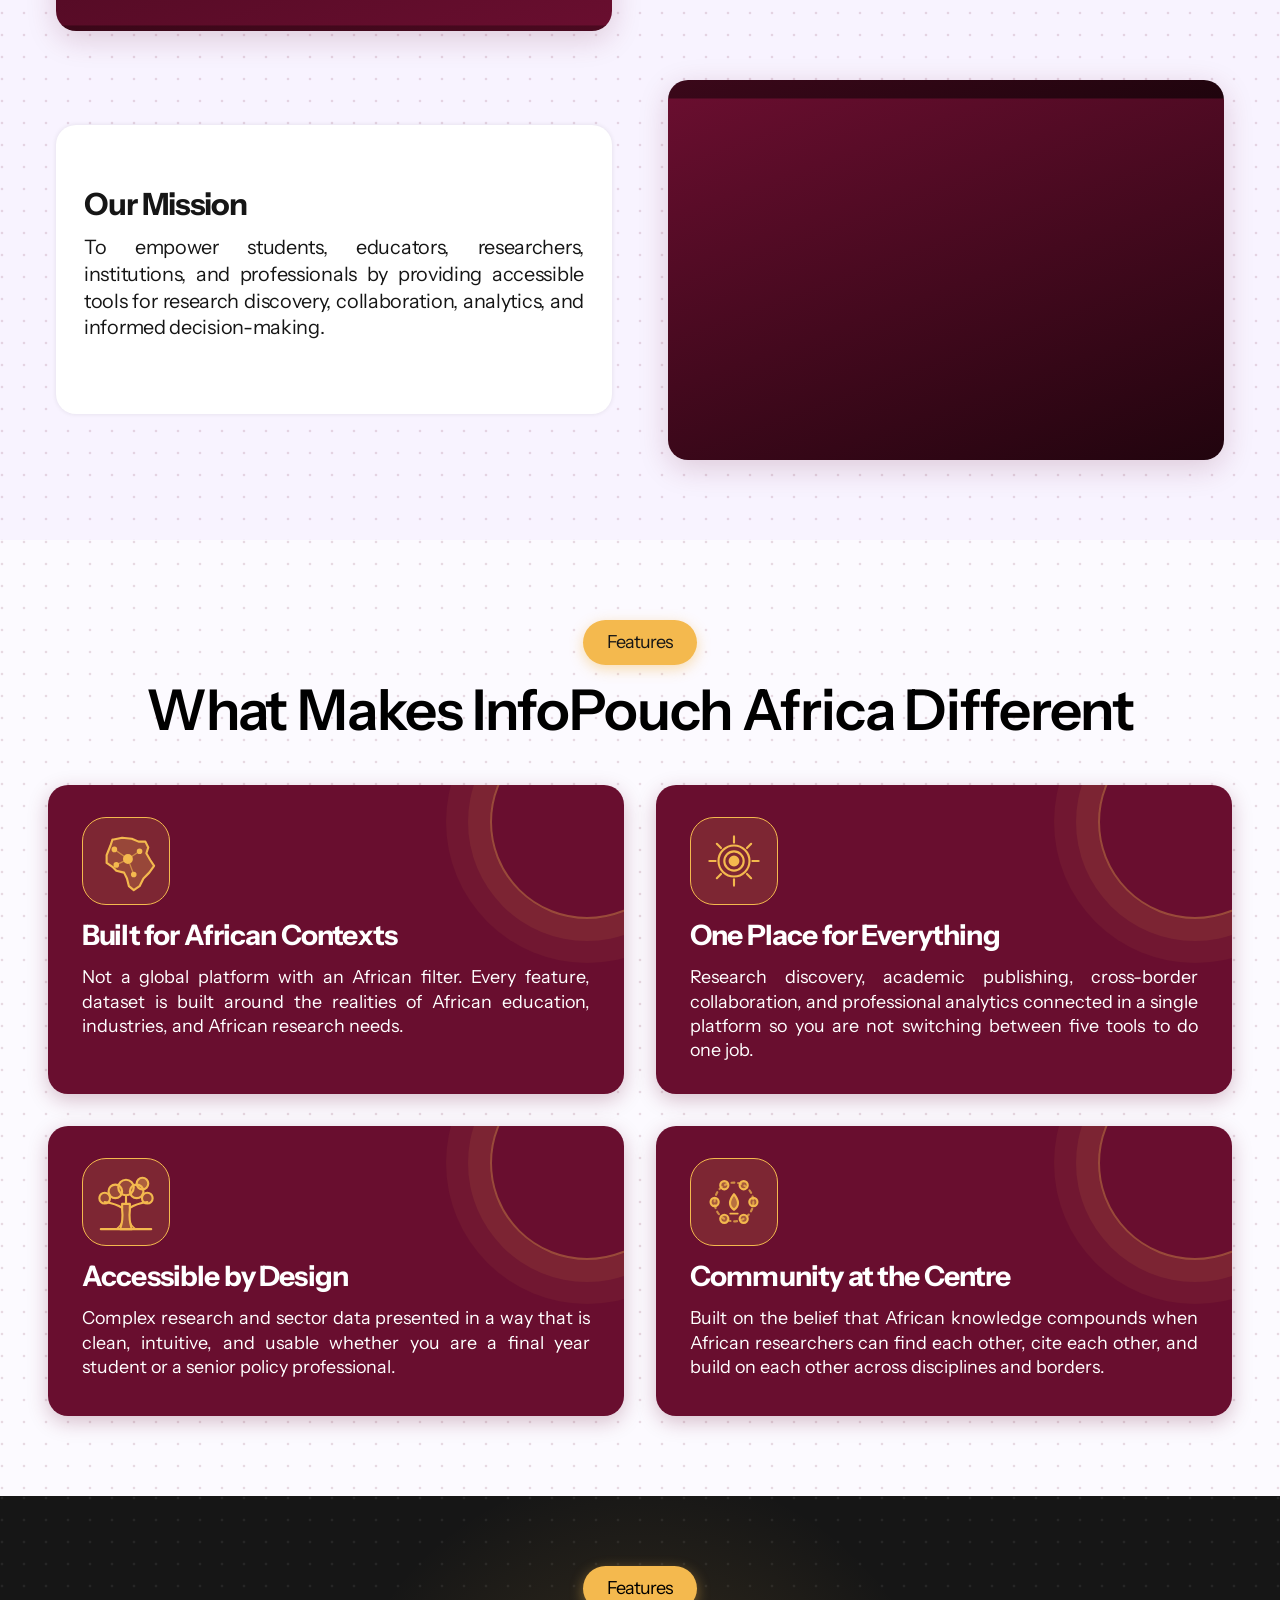
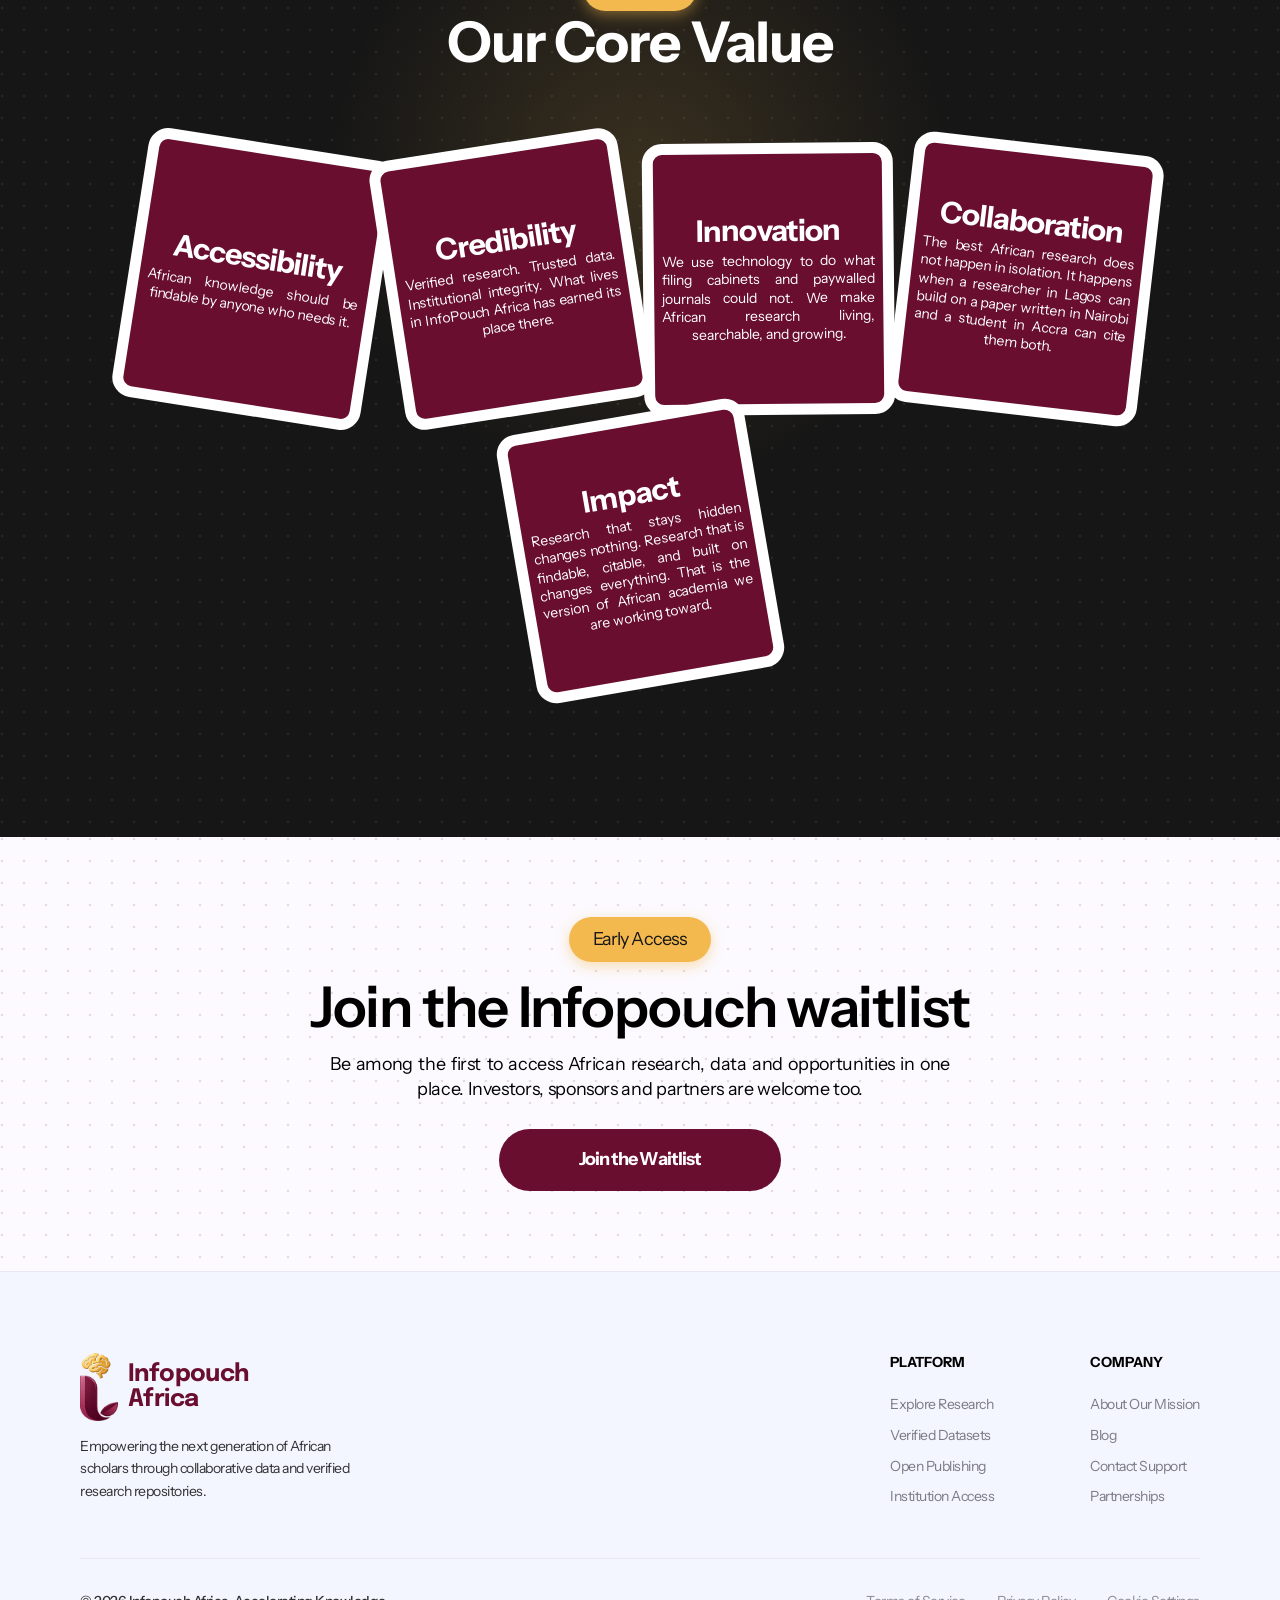
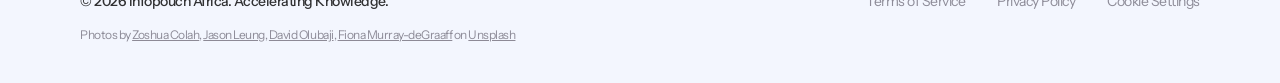
<file: about.html>
<!DOCTYPE html>
<html lang="en"><head><meta charset="utf-8">
<meta name="viewport" content="width=device-width, initial-scale=1">
<title>About Us | Infopouch Africa</title>
<meta name="description" content="A digital data and information repository for Africans, by Africans.">
<link rel="preconnect" href="https://fonts.googleapis.com"><link rel="preconnect" href="https://fonts.gstatic.com" crossorigin>
<link href="https://fonts.googleapis.com/css2?family=Instrument+Sans:wght@400;500;600;700&family=Epilogue:wght@700&display=swap" rel="stylesheet">
<link rel="icon" type="image/png" href="assets/favicon.png">
<script>try{var t=localStorage.getItem("ip-theme");if(t)document.documentElement.setAttribute("data-theme",t)}catch(e){}</script><link rel="stylesheet" href="css/style.css"></head><body>
<div id="site-header"></div>
<main>
<div class="hero about-hero"><div class="wrap"><div class="about-grid">
<div class="about-copy"><span class="pill">About Us</span><h1>About InfoPouch Africa</h1><p class="lead-quote">African research has always existed. What has not existed until now is one place to find it.</p></div>
<div class="panel tall"></div>
<div class="about-body"><p>InfoPouch Africa is a research and professional intelligence platform built to centralise African academic output and make it accessible to the people who need it most. Students looking for local sources. Lecturers whose published work deserves to travel further. Researchers building arguments that need an African foundation. Institutions whose knowledge has been sitting in filing cabinets for too long. Professionals who need sector data that actually understands the African market.</p><p>We bring academic publications, industry datasets, and real-time sector intelligence into one searchable, organised, and growing repository so that the next generation of African researchers does not have to start from scratch, reach across the world for a reference point that does not quite fit, or submit work that is thinner than it should be simply because the right source was not where they could find it.</p><p class="callout">Our mission is straightforward. African knowledge should be findable, citable, and owned by Africa.</p></div></div></div></div>
<section class="lav"><div class="wrap"><div class="stack">
<div class="split"><div class="panel pv" style="min-height:289px"></div><div class="card wide"><h3>Our Vision</h3><p>To become Africa's leading digital ecosystem for research, professional intelligence, and knowledge-driven innovation.</p></div></div>
<div class="split"><div class="card wide"><h3>Our Mission</h3><p>To empower students, educators, researchers, institutions, and professionals by providing accessible tools for research discovery, collaboration, analytics, and informed decision-making.</p></div><div class="panel pm" style="min-height:289px"></div></div></div></div></section>
<section class="bg"><div class="wrap"><div class="center"><span class="pill">Features</span><h2>What Makes InfoPouch Africa Different</h2></div>
<div class="cards" style="margin-top:44px">
<div class="card feat rv"><span class="ico"><svg viewBox="0 0 64 64" fill="none" stroke="currentColor" stroke-width="2.2" stroke-linecap="round" stroke-linejoin="round" aria-hidden="true"><path d="M18 10L28 8L38 9L45 12L52 12L55 18L53 24L57 31L61 37L56 44L50 50L46 58L40 62L35 58L33 50L30 44L22 42L18 38L12 34L12 26L16 16Z" fill="currentColor" fill-opacity=".22"/><ellipse cx="53" cy="54" rx="2" ry="4" transform="rotate(15 53 54)"/><path d="M20 20L34 30L46 22M34 30L40 46M34 30L22 36" stroke-opacity=".6" stroke-width="1.3"/><circle class="node" cx="20" cy="20" r="1.8" fill="currentColor"/><circle class="node" cx="46" cy="22" r="1.8" fill="currentColor"/><circle class="node" cx="40" cy="46" r="1.8" fill="currentColor"/><circle class="node" cx="22" cy="36" r="1.8" fill="currentColor"/><circle class="ping" cx="34" cy="30" r="4" fill="currentColor"/></svg></span><h3>Built for African Contexts</h3><p>Not a global platform with an African filter. Every feature, dataset is built around the realities of African education, industries, and African research needs.</p></div>
<div class="card feat rv"><span class="ico"><svg viewBox="0 0 64 64" fill="none" stroke="currentColor" stroke-width="2.2" stroke-linecap="round" stroke-linejoin="round" aria-hidden="true"><g class="spin"><line x1="51.0" y1="32.0" x2="57.0" y2="32.0"/><line x1="45.4" y1="45.4" x2="49.7" y2="49.7"/><line x1="32.0" y1="51.0" x2="32.0" y2="57.0"/><line x1="18.6" y1="45.4" x2="14.3" y2="49.7"/><line x1="13.0" y1="32.0" x2="7.0" y2="32.0"/><line x1="18.6" y1="18.6" x2="14.3" y2="14.3"/><line x1="32.0" y1="13.0" x2="32.0" y2="7.0"/><line x1="45.4" y1="18.6" x2="49.7" y2="14.3"/></g><circle cx="32" cy="32" r="16"/><circle cx="32" cy="32" r="10"/><circle cx="32" cy="32" r="4.5" fill="currentColor"/><path d="M32 6v6M32 52v6M6 32h6M52 32h6" stroke-width="1.5" stroke-opacity=".7"/></svg></span><h3>One Place for Everything</h3><p>Research discovery, academic publishing, cross-border collaboration, and professional analytics connected in a single platform so you are not switching between five tools to do one job.</p></div>
<div class="card feat rv"><span class="ico"><svg viewBox="0 0 64 64" fill="none" stroke="currentColor" stroke-width="2.2" stroke-linecap="round" stroke-linejoin="round" aria-hidden="true"><circle class="sun" cx="49" cy="13" r="6" fill="currentColor" fill-opacity=".4"/><path d="M26 60C28 54 29 48 28 40V34H36V40C35 48 36 54 38 60Z" fill="currentColor" fill-opacity=".3"/><path d="M28 38C22 34 16 33 10 32M36 38C42 34 48 33 54 32M32 34V26"/><circle cx="10" cy="28" r="5.5" fill="currentColor" fill-opacity=".22"/><circle cx="21" cy="21" r="7" fill="currentColor" fill-opacity=".22"/><circle cx="32" cy="17" r="8" fill="currentColor" fill-opacity=".22"/><circle cx="43" cy="21" r="7" fill="currentColor" fill-opacity=".22"/><circle cx="54" cy="28" r="5.5" fill="currentColor" fill-opacity=".22"/><path d="M6 60H58"/><path d="M22 60Q27 56 28 52M42 60Q37 56 36 52" stroke-width="1.4"/></svg></span><h3>Accessible by Design</h3><p>Complex research and sector data presented in a way that is clean, intuitive, and usable whether you are a final year student or a senior policy professional.</p></div>
<div class="card feat rv"><span class="ico"><svg viewBox="0 0 64 64" fill="none" stroke="currentColor" stroke-width="2.2" stroke-linecap="round" stroke-linejoin="round" aria-hidden="true"><g class="spin slow"><circle cx="32" cy="32" r="20" stroke-dasharray="3 4" stroke-opacity=".7"/><circle cx="52.0" cy="32.0" r="4.2" fill="currentColor" fill-opacity=".35"/><circle cx="42.0" cy="49.3" r="4.2" fill="currentColor" fill-opacity=".35"/><circle cx="22.0" cy="49.3" r="4.2" fill="currentColor" fill-opacity=".35"/><circle cx="12.0" cy="32.0" r="4.2" fill="currentColor" fill-opacity=".35"/><circle cx="22.0" cy="14.7" r="4.2" fill="currentColor" fill-opacity=".35"/><circle cx="42.0" cy="14.7" r="4.2" fill="currentColor" fill-opacity=".35"/></g><path class="flame" d="M32 40C26 36 27 30 32 24C37 30 38 36 32 40Z" fill="currentColor" fill-opacity=".5"/><path d="M28 44H36" stroke-width="1.6"/></svg></span><h3>Community at the Centre</h3><p>Built on the belief that African knowledge compounds when African researchers can find each other, cite each other, and build on each other across disciplines and borders.</p></div></div></div></div></section>
<section class="values"><div class="wrap center"><span class="pill" style="color:#000">Features</span><h2>Our Core Value</h2>
<div class="vals">
<div class="v" role="button" tabindex="0" aria-haspopup="dialog" data-more="Wherever you study, teach or work, African knowledge should be within reach. No more hunting across borders for a source that was written next door."><h3>Accessibility</h3><p>African knowledge should be findable by anyone who needs it.</p><span class="tap">Tap to open</span></div>
<div class="v" role="button" tabindex="0" aria-haspopup="dialog" data-more="Every record earns its place. We hold the platform to institutional standards so that what you cite today is still something you can stand behind tomorrow."><h3>Credibility</h3><p>Verified research. Trusted data. Institutional integrity. What lives in InfoPouch Africa has earned its place there.</p><span class="tap">Tap to open</span></div>
<div class="v" role="button" tabindex="0" aria-haspopup="dialog" data-more="Search, organised datasets and live sector intelligence turn a static archive into something that grows with every researcher who contributes."><h3>Innovation</h3><p>We use technology to do what filing cabinets and paywalled journals could not. We make African research living, searchable, and growing.</p><span class="tap">Tap to open</span></div>
<div class="v" role="button" tabindex="0" aria-haspopup="dialog" data-more="Lagos, Nairobi, Accra and beyond: when researchers can find and cite each other, the whole continent’s work compounds."><h3>Collaboration</h3><p>The best African research does not happen in isolation. It happens when a researcher in Lagos can build on a paper written in Nairobi and a student in Accra can cite them both.</p><span class="tap">Tap to open</span></div>
<div class="v" role="button" tabindex="0" aria-haspopup="dialog" data-more="Findable work gets cited. Cited work shapes policy, teaching and business. That chain is what we are building for African academia."><h3>Impact</h3><p>Research that stays hidden changes nothing. Research that is findable, citable, and built on changes everything. That is the version of African academia we are working toward.</p><span class="tap">Tap to open</span></div></div>
</div></section>
<section class="wl" id="waitlist"><div class="wrap"><span class="pill">Early Access</span><h2>Join the Infopouch waitlist</h2>
<p>Be among the first to access African research, data and opportunities in one place. Investors, sponsors and partners are welcome too.</p>
<a class="btn" data-wl href="#waitlist">Join the Waitlist</a></div></section>
</main>
<div id="site-footer"></div>
<script src="js/main.js"></script></body></html>
</file>
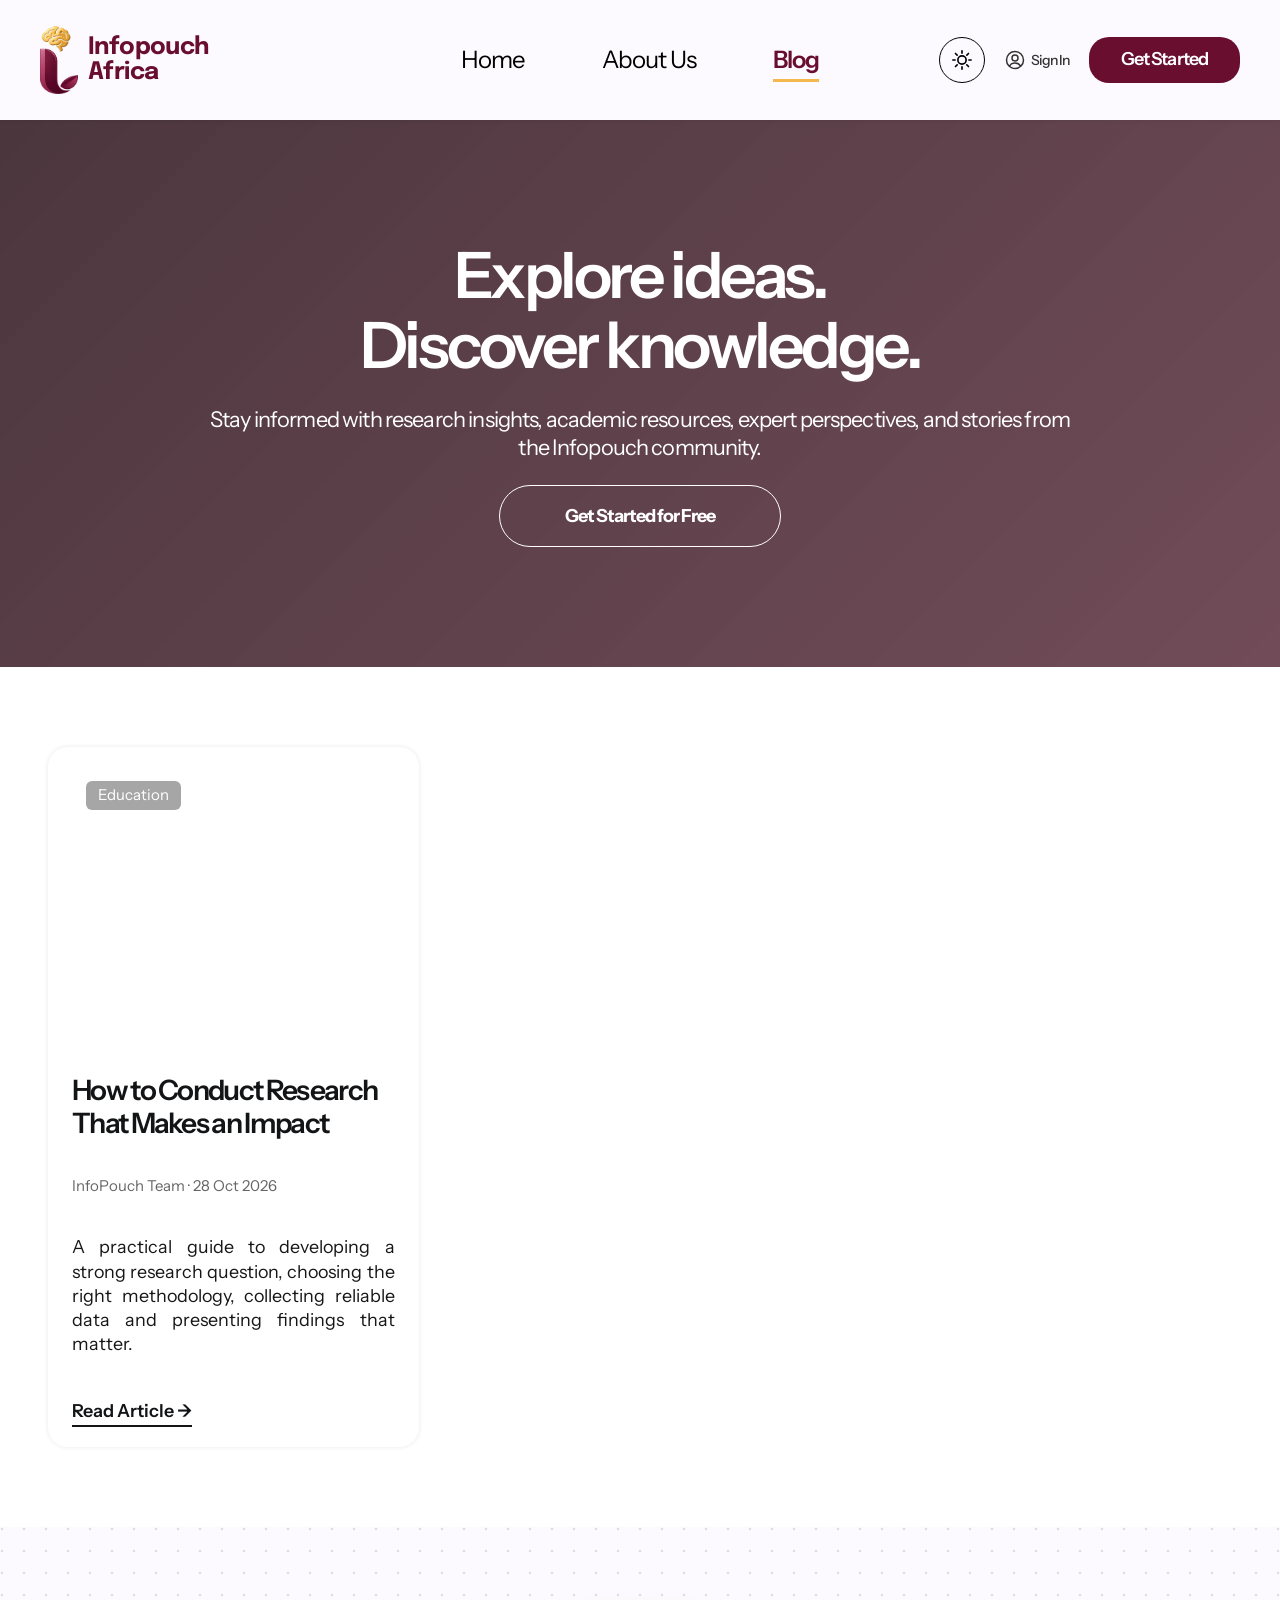
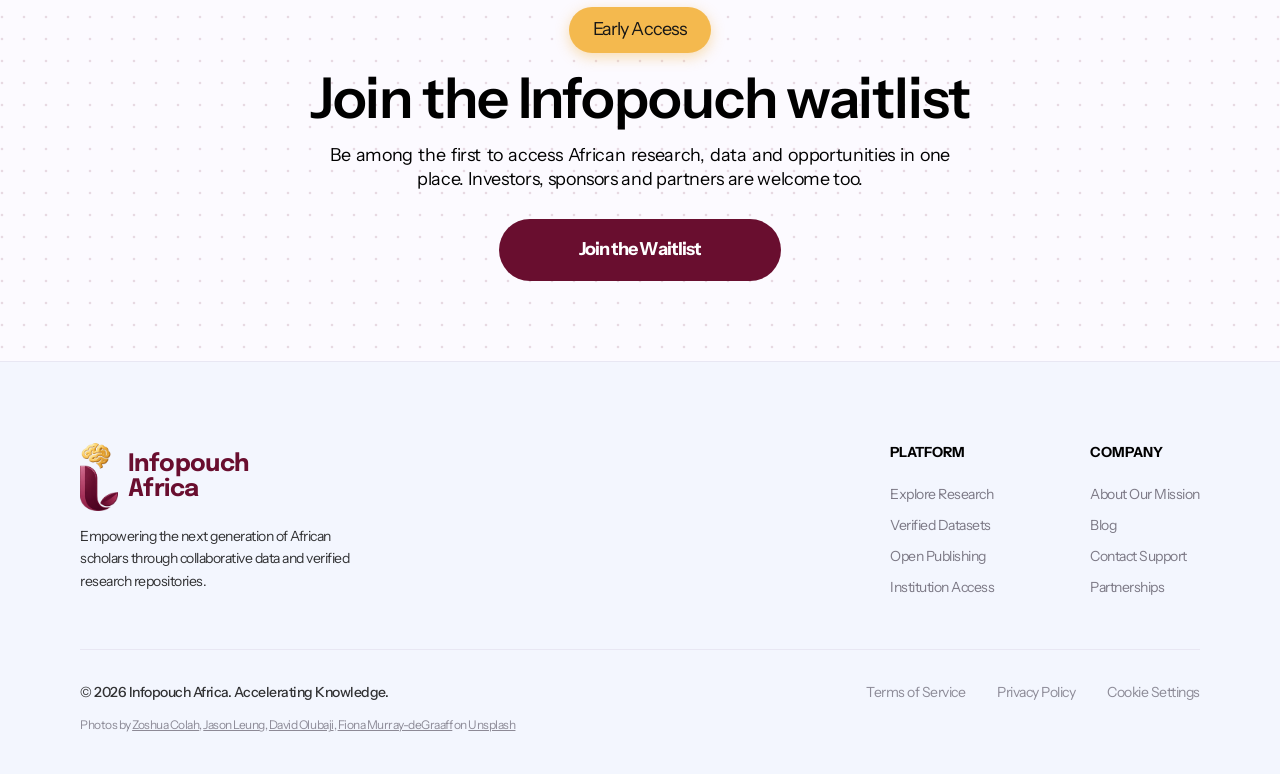
<file: blog.html>
<!DOCTYPE html>
<html lang="en"><head><meta charset="utf-8">
<meta name="viewport" content="width=device-width, initial-scale=1">
<title>Blog | Infopouch Africa</title>
<meta name="description" content="A digital data and information repository for Africans, by Africans.">
<link rel="preconnect" href="https://fonts.googleapis.com"><link rel="preconnect" href="https://fonts.gstatic.com" crossorigin>
<link href="https://fonts.googleapis.com/css2?family=Instrument+Sans:wght@400;500;600;700&family=Epilogue:wght@700&display=swap" rel="stylesheet">
<link rel="icon" type="image/png" href="assets/favicon.png">
<script>try{var t=localStorage.getItem("ip-theme");if(t)document.documentElement.setAttribute("data-theme",t)}catch(e){}</script><link rel="stylesheet" href="css/style.css"></head><body>
<div id="site-header"></div>
<main>
<div class="hero dark"><div class="wrap center"><h1>Explore ideas. Discover knowledge.</h1>
<p class="lead" style="color:#fff">Stay informed with research insights, academic resources, expert perspectives, and stories from the Infopouch community.</p>
<a class="btn out w" data-wl href="#waitlist">Get Started for Free</a></div></div>
<section><div class="wrap"><div class="posts" id="posts"></div></div></section>
<section class="wl" id="waitlist"><div class="wrap"><span class="pill">Early Access</span><h2>Join the Infopouch waitlist</h2>
<p>Be among the first to access African research, data and opportunities in one place. Investors, sponsors and partners are welcome too.</p>
<a class="btn" data-wl href="#waitlist">Join the Waitlist</a></div></section>
</main>
<div id="site-footer"></div>
<script src="js/main.js"></script></body></html>
</file>
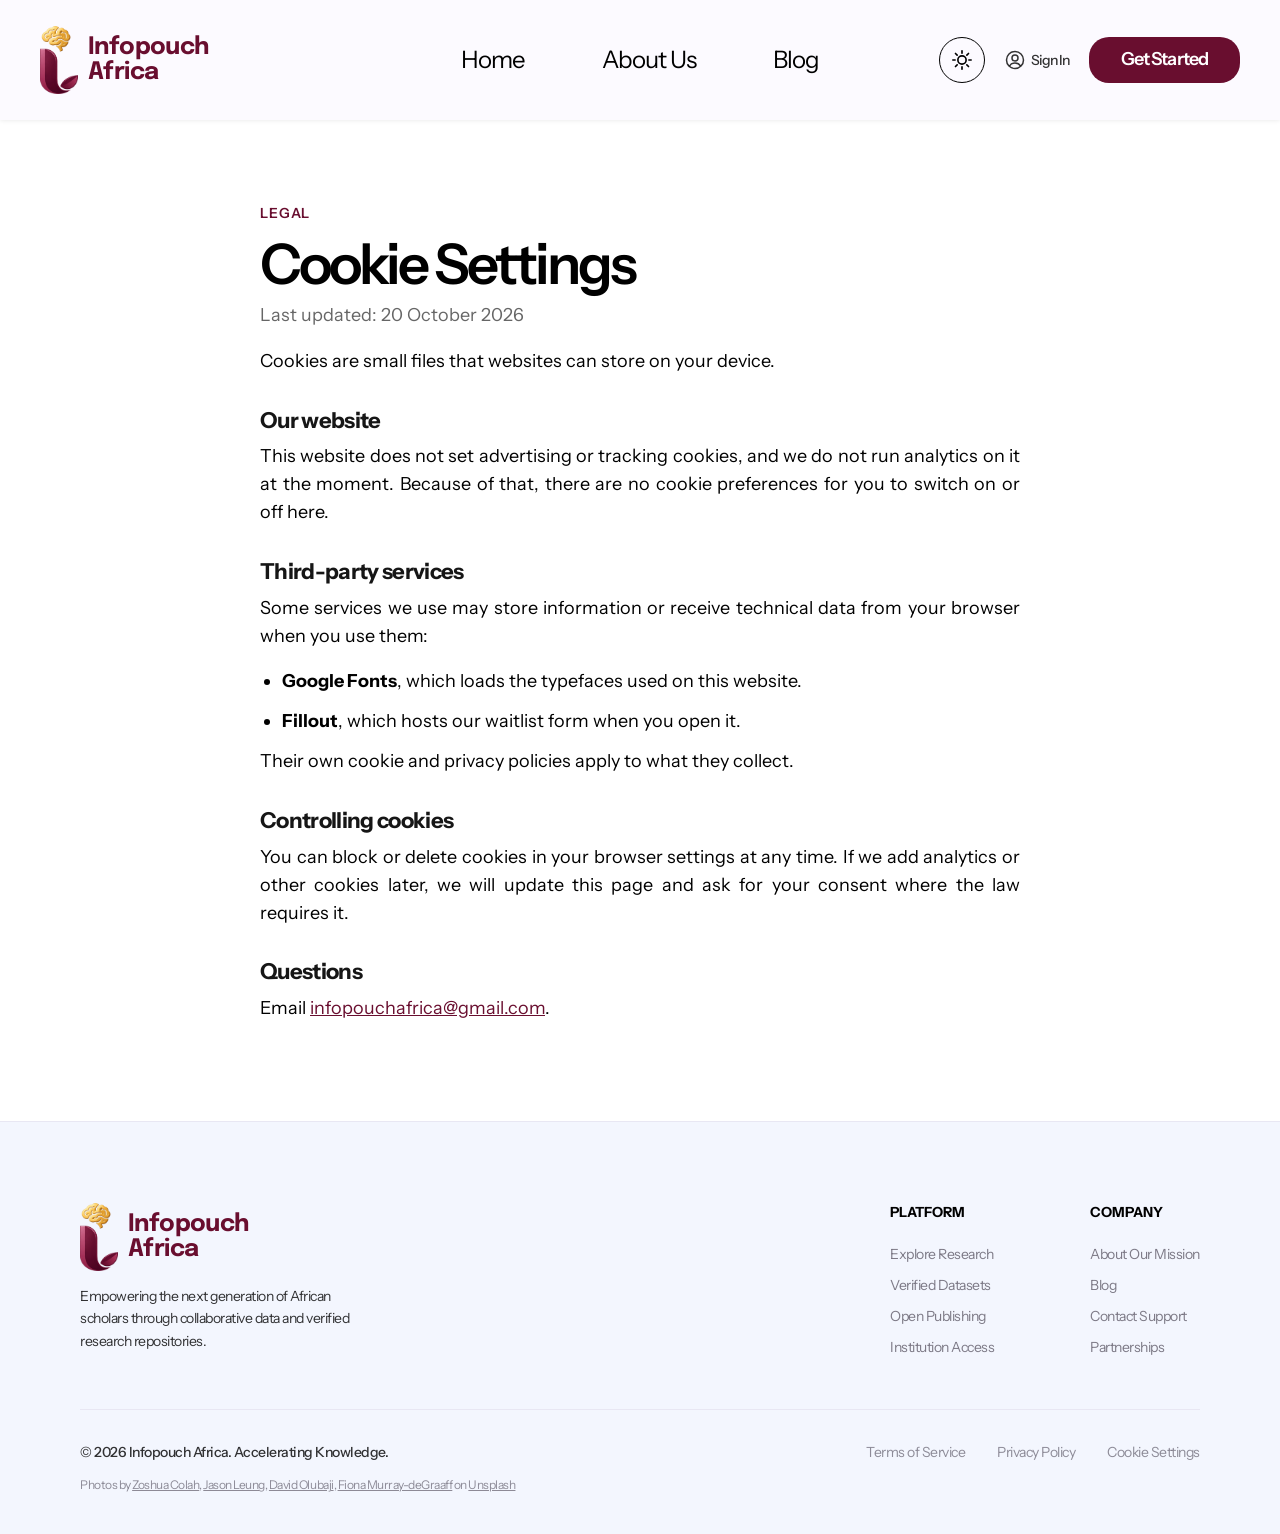
<file: cookies.html>
<!DOCTYPE html>
<html lang="en"><head><meta charset="utf-8">
<meta name="viewport" content="width=device-width, initial-scale=1">
<title>Cookie Settings | Infopouch Africa</title>
<meta name="description" content="A digital data and information repository for Africans, by Africans.">
<link rel="preconnect" href="https://fonts.googleapis.com"><link rel="preconnect" href="https://fonts.gstatic.com" crossorigin>
<link href="https://fonts.googleapis.com/css2?family=Instrument+Sans:wght@400;500;600;700&family=Epilogue:wght@700&display=swap" rel="stylesheet">
<link rel="icon" type="image/png" href="assets/favicon.png">
<script>try{var t=localStorage.getItem("ip-theme");if(t)document.documentElement.setAttribute("data-theme",t)}catch(e){}</script><link rel="stylesheet" href="css/style.css"></head><body>
<div id="site-header"></div>
<main>
<section class="legal-page"><div class="wrap"><article class="full"><span class="tag">Legal</span><h1>Cookie Settings</h1><p class="meta">Last updated: 20 October 2026</p>
<p>Cookies are small files that websites can store on your device.</p>
<h3>Our website</h3><p>This website does not set advertising or tracking cookies, and we do not run analytics on it at the moment. Because of that, there are no cookie preferences for you to switch on or off here.</p>
<h3>Third-party services</h3><p>Some services we use may store information or receive technical data from your browser when you use them:</p>
<ul><li><strong>Google Fonts</strong>, which loads the typefaces used on this website.</li><li><strong>Fillout</strong>, which hosts our waitlist form when you open it.</li></ul>
<p>Their own cookie and privacy policies apply to what they collect.</p>
<h3>Controlling cookies</h3><p>You can block or delete cookies in your browser settings at any time. If we add analytics or other cookies later, we will update this page and ask for your consent where the law requires it.</p>
<h3>Questions</h3><p>Email <a href="mailto:infopouchafrica@gmail.com">infopouchafrica@gmail.com</a>.</p></article></div></section>
</main>
<div id="site-footer"></div>
<script src="js/main.js"></script></body></html>
</file>
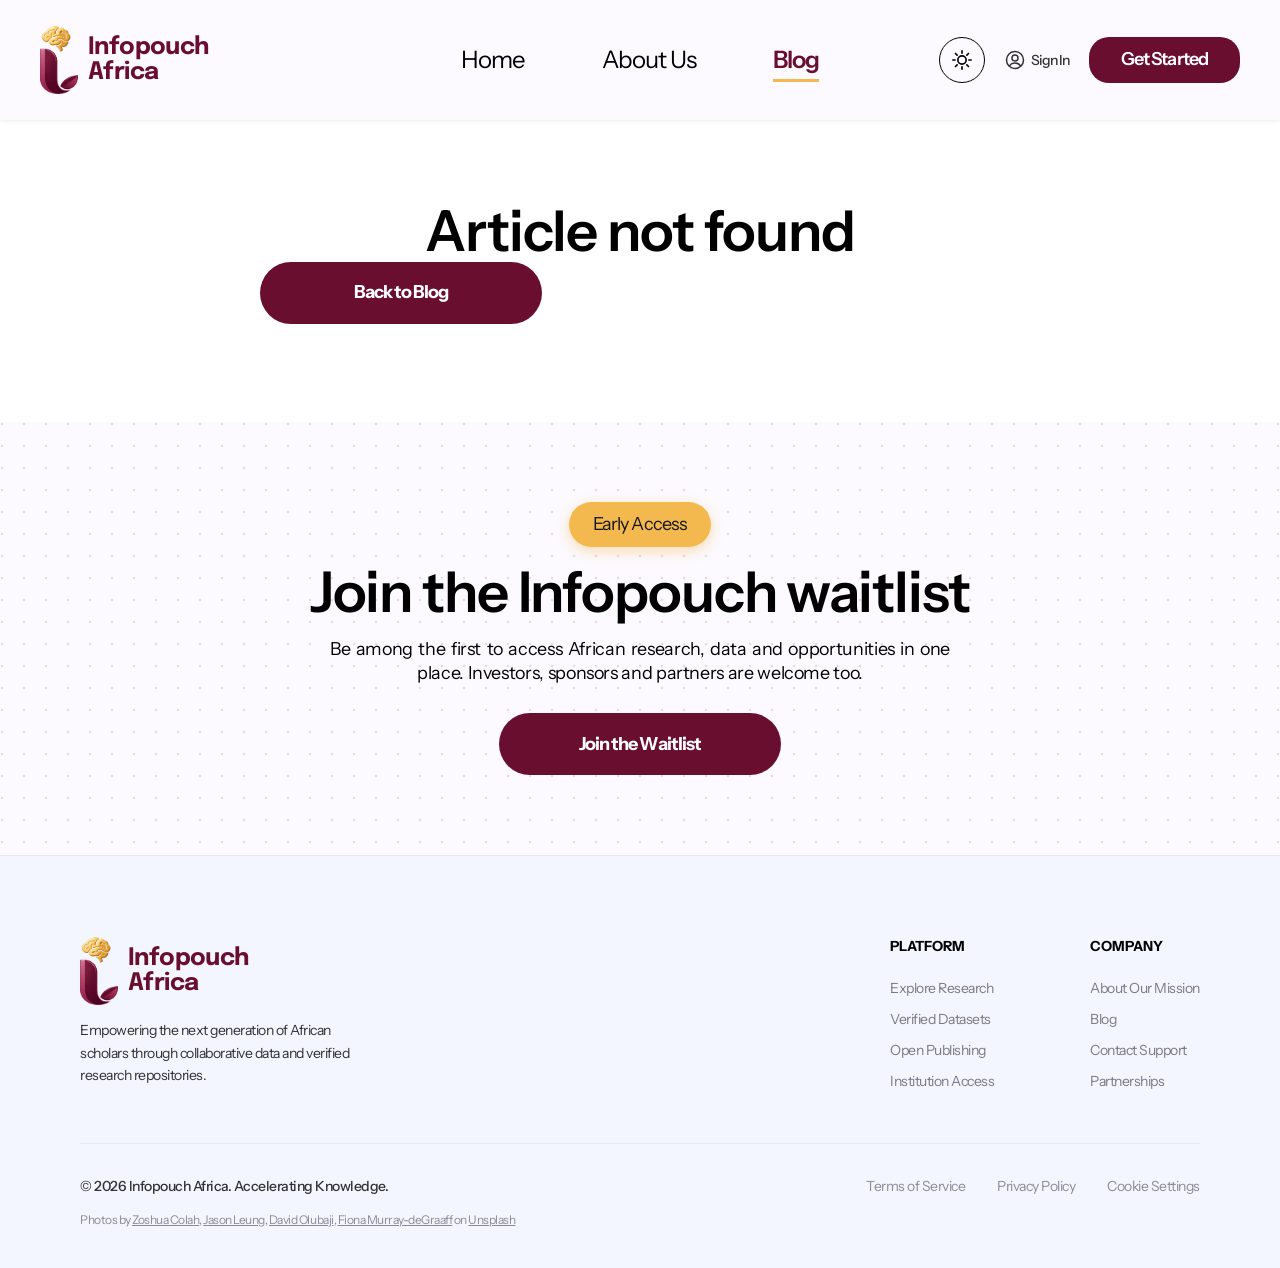
<file: post.html>
<!DOCTYPE html>
<html lang="en"><head><meta charset="utf-8">
<meta name="viewport" content="width=device-width, initial-scale=1">
<title>Article | Infopouch Africa</title>
<meta name="description" content="A digital data and information repository for Africans, by Africans.">
<link rel="preconnect" href="https://fonts.googleapis.com"><link rel="preconnect" href="https://fonts.gstatic.com" crossorigin>
<link href="https://fonts.googleapis.com/css2?family=Instrument+Sans:wght@400;500;600;700&family=Epilogue:wght@700&display=swap" rel="stylesheet">
<link rel="icon" type="image/png" href="assets/favicon.png">
<script>try{var t=localStorage.getItem("ip-theme");if(t)document.documentElement.setAttribute("data-theme",t)}catch(e){}</script><link rel="stylesheet" href="css/style.css"></head><body>
<div id="site-header"></div>
<main>
<section><div class="wrap"><article class="full" id="post"></article></div></section>
<section class="wl" id="waitlist"><div class="wrap"><span class="pill">Early Access</span><h2>Join the Infopouch waitlist</h2>
<p>Be among the first to access African research, data and opportunities in one place. Investors, sponsors and partners are welcome too.</p>
<a class="btn" data-wl href="#waitlist">Join the Waitlist</a></div></section>
</main>
<div id="site-footer"></div>
<script src="js/main.js"></script></body></html>
</file>
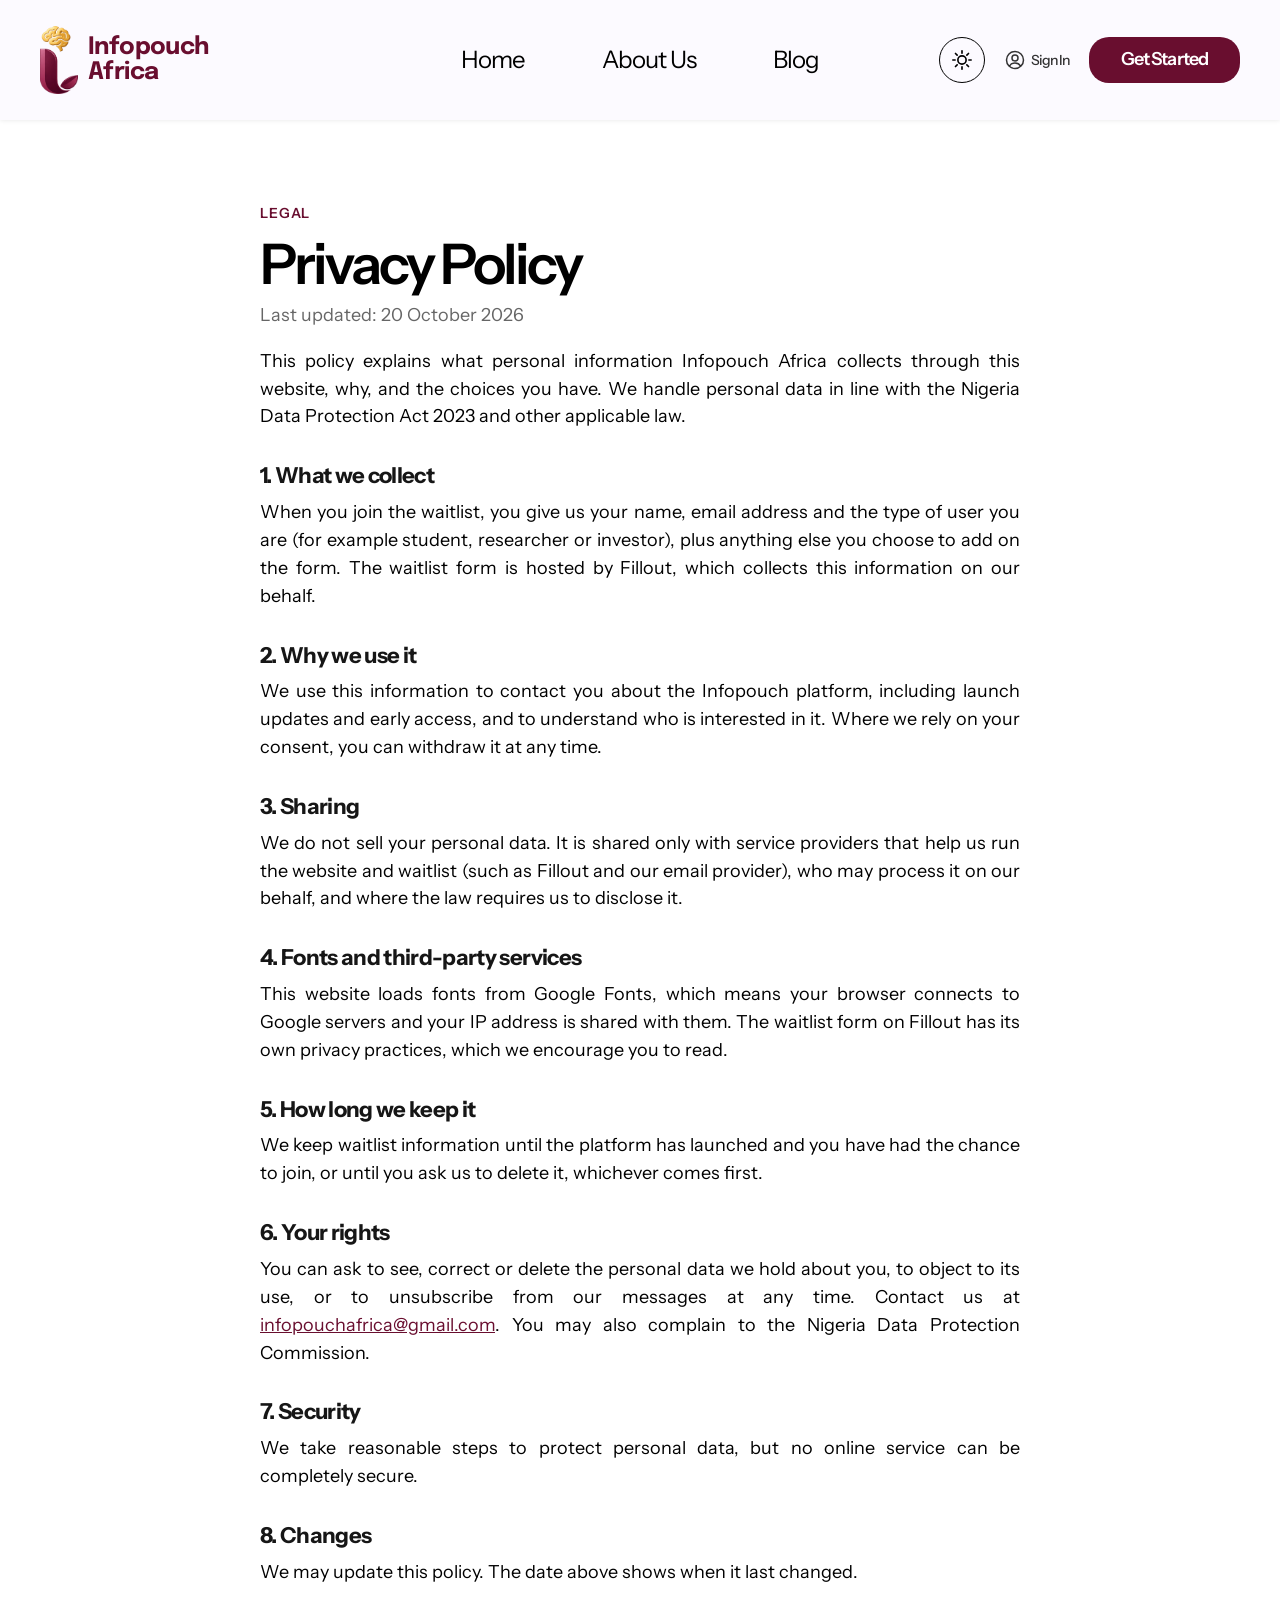
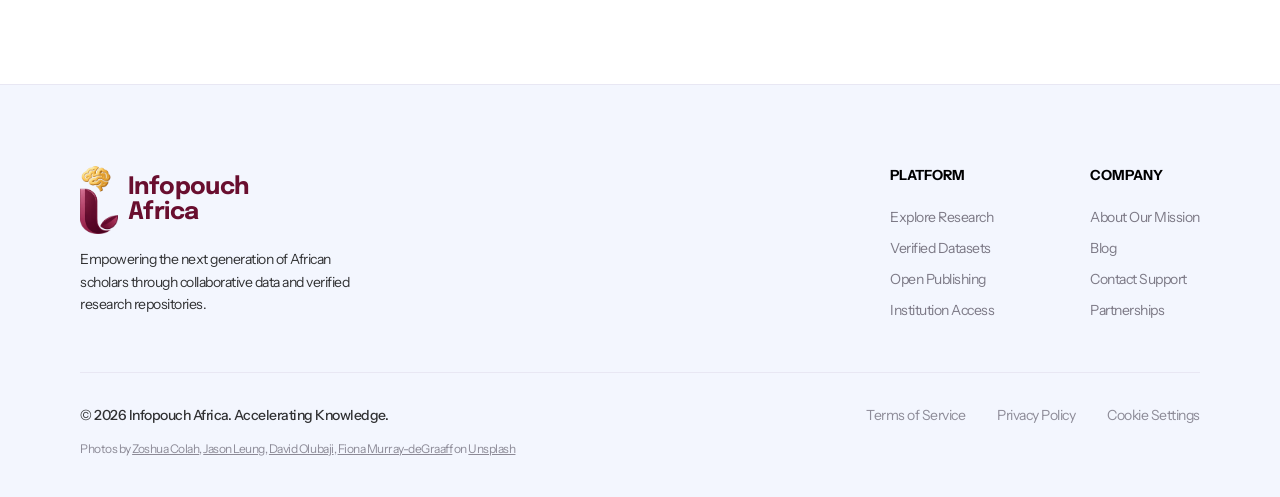
<file: privacy.html>
<!DOCTYPE html>
<html lang="en"><head><meta charset="utf-8">
<meta name="viewport" content="width=device-width, initial-scale=1">
<title>Privacy Policy | Infopouch Africa</title>
<meta name="description" content="A digital data and information repository for Africans, by Africans.">
<link rel="preconnect" href="https://fonts.googleapis.com"><link rel="preconnect" href="https://fonts.gstatic.com" crossorigin>
<link href="https://fonts.googleapis.com/css2?family=Instrument+Sans:wght@400;500;600;700&family=Epilogue:wght@700&display=swap" rel="stylesheet">
<link rel="icon" type="image/png" href="assets/favicon.png">
<script>try{var t=localStorage.getItem("ip-theme");if(t)document.documentElement.setAttribute("data-theme",t)}catch(e){}</script><link rel="stylesheet" href="css/style.css"></head><body>
<div id="site-header"></div>
<main>
<section class="legal-page"><div class="wrap"><article class="full"><span class="tag">Legal</span><h1>Privacy Policy</h1><p class="meta">Last updated: 20 October 2026</p>
<p>This policy explains what personal information Infopouch Africa collects through this website, why, and the choices you have. We handle personal data in line with the Nigeria Data Protection Act 2023 and other applicable law.</p>
<h3>1. What we collect</h3><p>When you join the waitlist, you give us your name, email address and the type of user you are (for example student, researcher or investor), plus anything else you choose to add on the form. The waitlist form is hosted by Fillout, which collects this information on our behalf.</p>
<h3>2. Why we use it</h3><p>We use this information to contact you about the Infopouch platform, including launch updates and early access, and to understand who is interested in it. Where we rely on your consent, you can withdraw it at any time.</p>
<h3>3. Sharing</h3><p>We do not sell your personal data. It is shared only with service providers that help us run the website and waitlist (such as Fillout and our email provider), who may process it on our behalf, and where the law requires us to disclose it.</p>
<h3>4. Fonts and third-party services</h3><p>This website loads fonts from Google Fonts, which means your browser connects to Google servers and your IP address is shared with them. The waitlist form on Fillout has its own privacy practices, which we encourage you to read.</p>
<h3>5. How long we keep it</h3><p>We keep waitlist information until the platform has launched and you have had the chance to join, or until you ask us to delete it, whichever comes first.</p>
<h3>6. Your rights</h3><p>You can ask to see, correct or delete the personal data we hold about you, to object to its use, or to unsubscribe from our messages at any time. Contact us at <a href="mailto:infopouchafrica@gmail.com">infopouchafrica@gmail.com</a>. You may also complain to the Nigeria Data Protection Commission.</p>
<h3>7. Security</h3><p>We take reasonable steps to protect personal data, but no online service can be completely secure.</p>
<h3>8. Changes</h3><p>We may update this policy. The date above shows when it last changed.</p></article></div></section>
</main>
<div id="site-footer"></div>
<script src="js/main.js"></script></body></html>
</file>
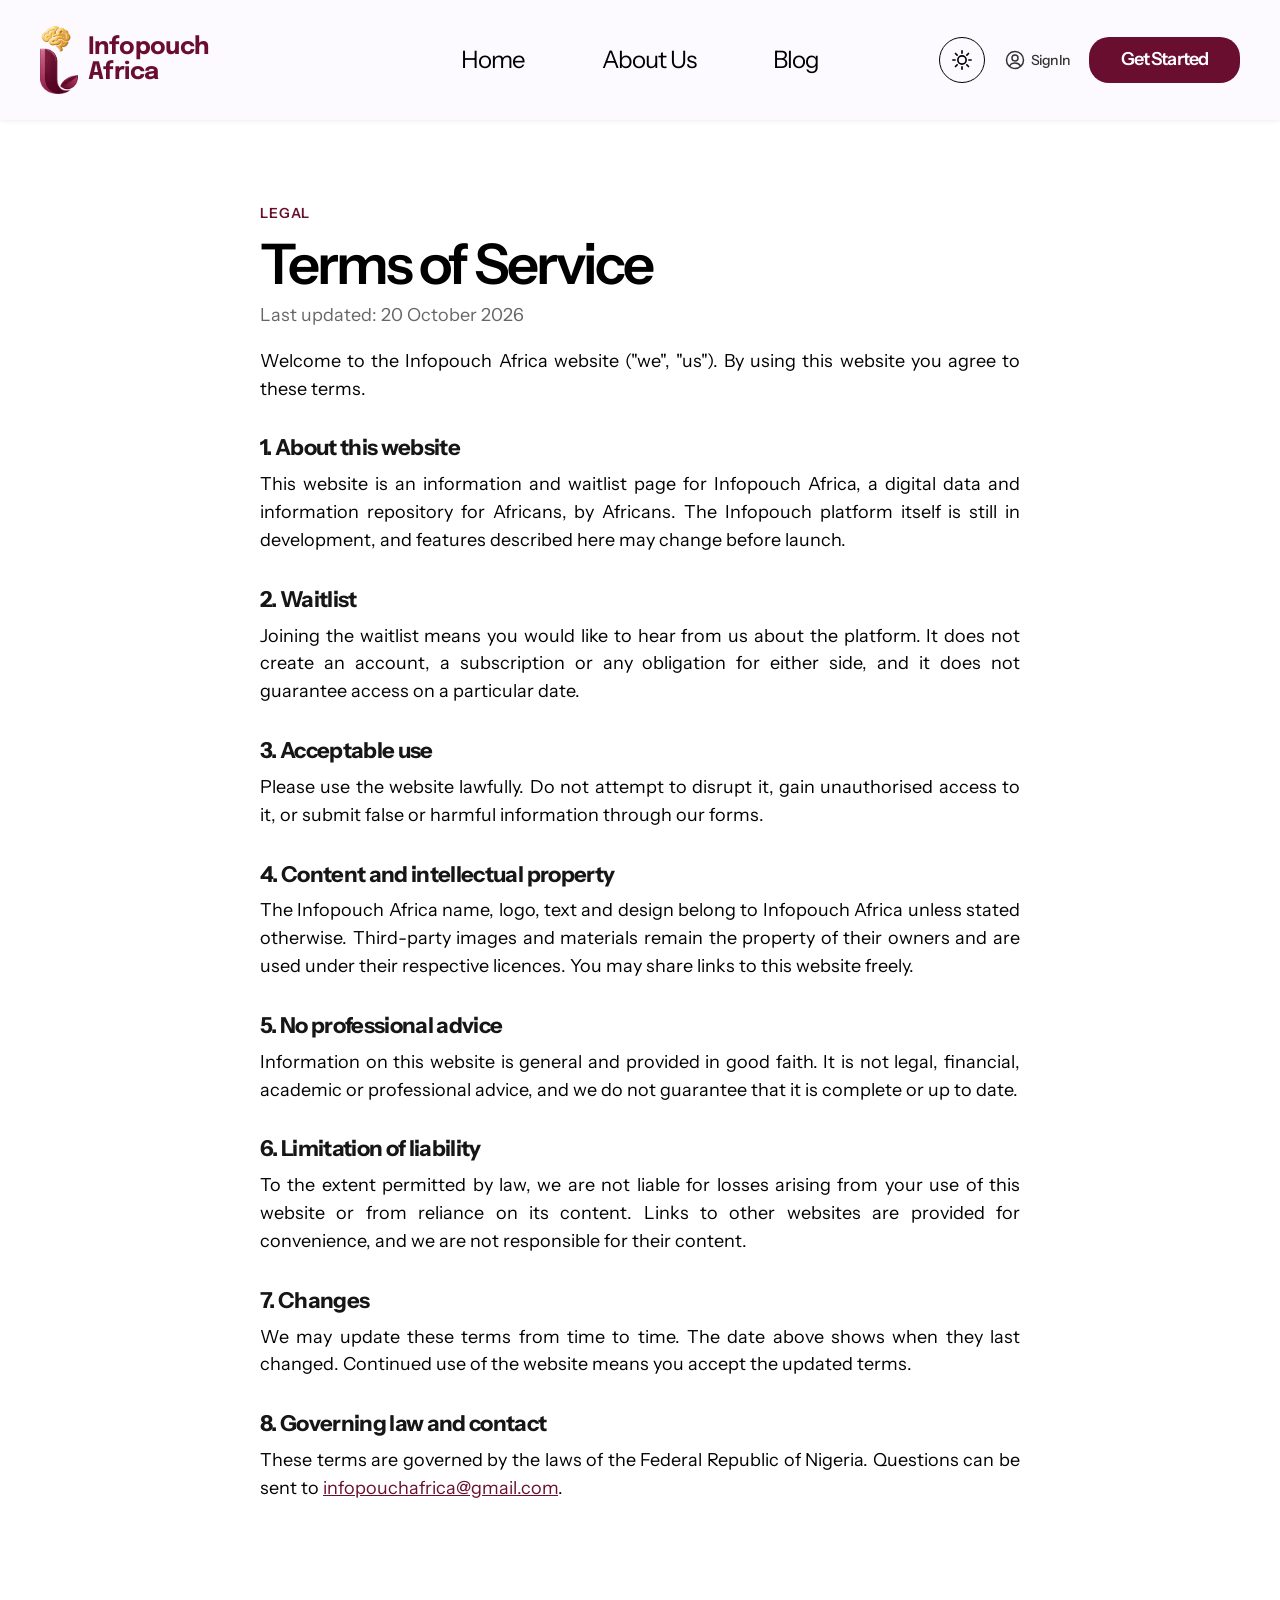
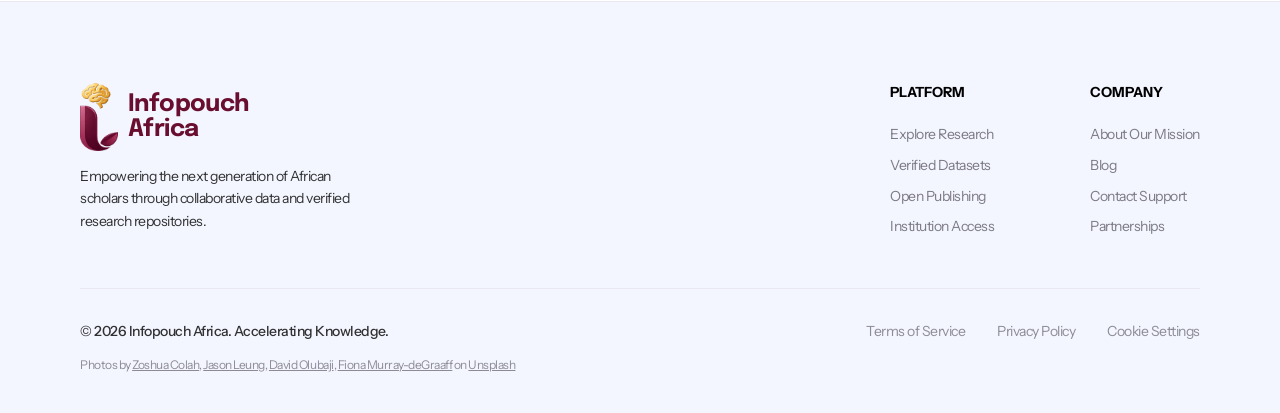
<file: terms.html>
<!DOCTYPE html>
<html lang="en"><head><meta charset="utf-8">
<meta name="viewport" content="width=device-width, initial-scale=1">
<title>Terms of Service | Infopouch Africa</title>
<meta name="description" content="A digital data and information repository for Africans, by Africans.">
<link rel="preconnect" href="https://fonts.googleapis.com"><link rel="preconnect" href="https://fonts.gstatic.com" crossorigin>
<link href="https://fonts.googleapis.com/css2?family=Instrument+Sans:wght@400;500;600;700&family=Epilogue:wght@700&display=swap" rel="stylesheet">
<link rel="icon" type="image/png" href="assets/favicon.png">
<script>try{var t=localStorage.getItem("ip-theme");if(t)document.documentElement.setAttribute("data-theme",t)}catch(e){}</script><link rel="stylesheet" href="css/style.css"></head><body>
<div id="site-header"></div>
<main>
<section class="legal-page"><div class="wrap"><article class="full"><span class="tag">Legal</span><h1>Terms of Service</h1><p class="meta">Last updated: 20 October 2026</p>
<p>Welcome to the Infopouch Africa website ("we", "us"). By using this website you agree to these terms.</p>
<h3>1. About this website</h3><p>This website is an information and waitlist page for Infopouch Africa, a digital data and information repository for Africans, by Africans. The Infopouch platform itself is still in development, and features described here may change before launch.</p>
<h3>2. Waitlist</h3><p>Joining the waitlist means you would like to hear from us about the platform. It does not create an account, a subscription or any obligation for either side, and it does not guarantee access on a particular date.</p>
<h3>3. Acceptable use</h3><p>Please use the website lawfully. Do not attempt to disrupt it, gain unauthorised access to it, or submit false or harmful information through our forms.</p>
<h3>4. Content and intellectual property</h3><p>The Infopouch Africa name, logo, text and design belong to Infopouch Africa unless stated otherwise. Third-party images and materials remain the property of their owners and are used under their respective licences. You may share links to this website freely.</p>
<h3>5. No professional advice</h3><p>Information on this website is general and provided in good faith. It is not legal, financial, academic or professional advice, and we do not guarantee that it is complete or up to date.</p>
<h3>6. Limitation of liability</h3><p>To the extent permitted by law, we are not liable for losses arising from your use of this website or from reliance on its content. Links to other websites are provided for convenience, and we are not responsible for their content.</p>
<h3>7. Changes</h3><p>We may update these terms from time to time. The date above shows when they last changed. Continued use of the website means you accept the updated terms.</p>
<h3>8. Governing law and contact</h3><p>These terms are governed by the laws of the Federal Republic of Nigeria. Questions can be sent to <a href="mailto:infopouchafrica@gmail.com">infopouchafrica@gmail.com</a>.</p></article></div></section>
</main>
<div id="site-footer"></div>
<script src="js/main.js"></script></body></html>
</file>
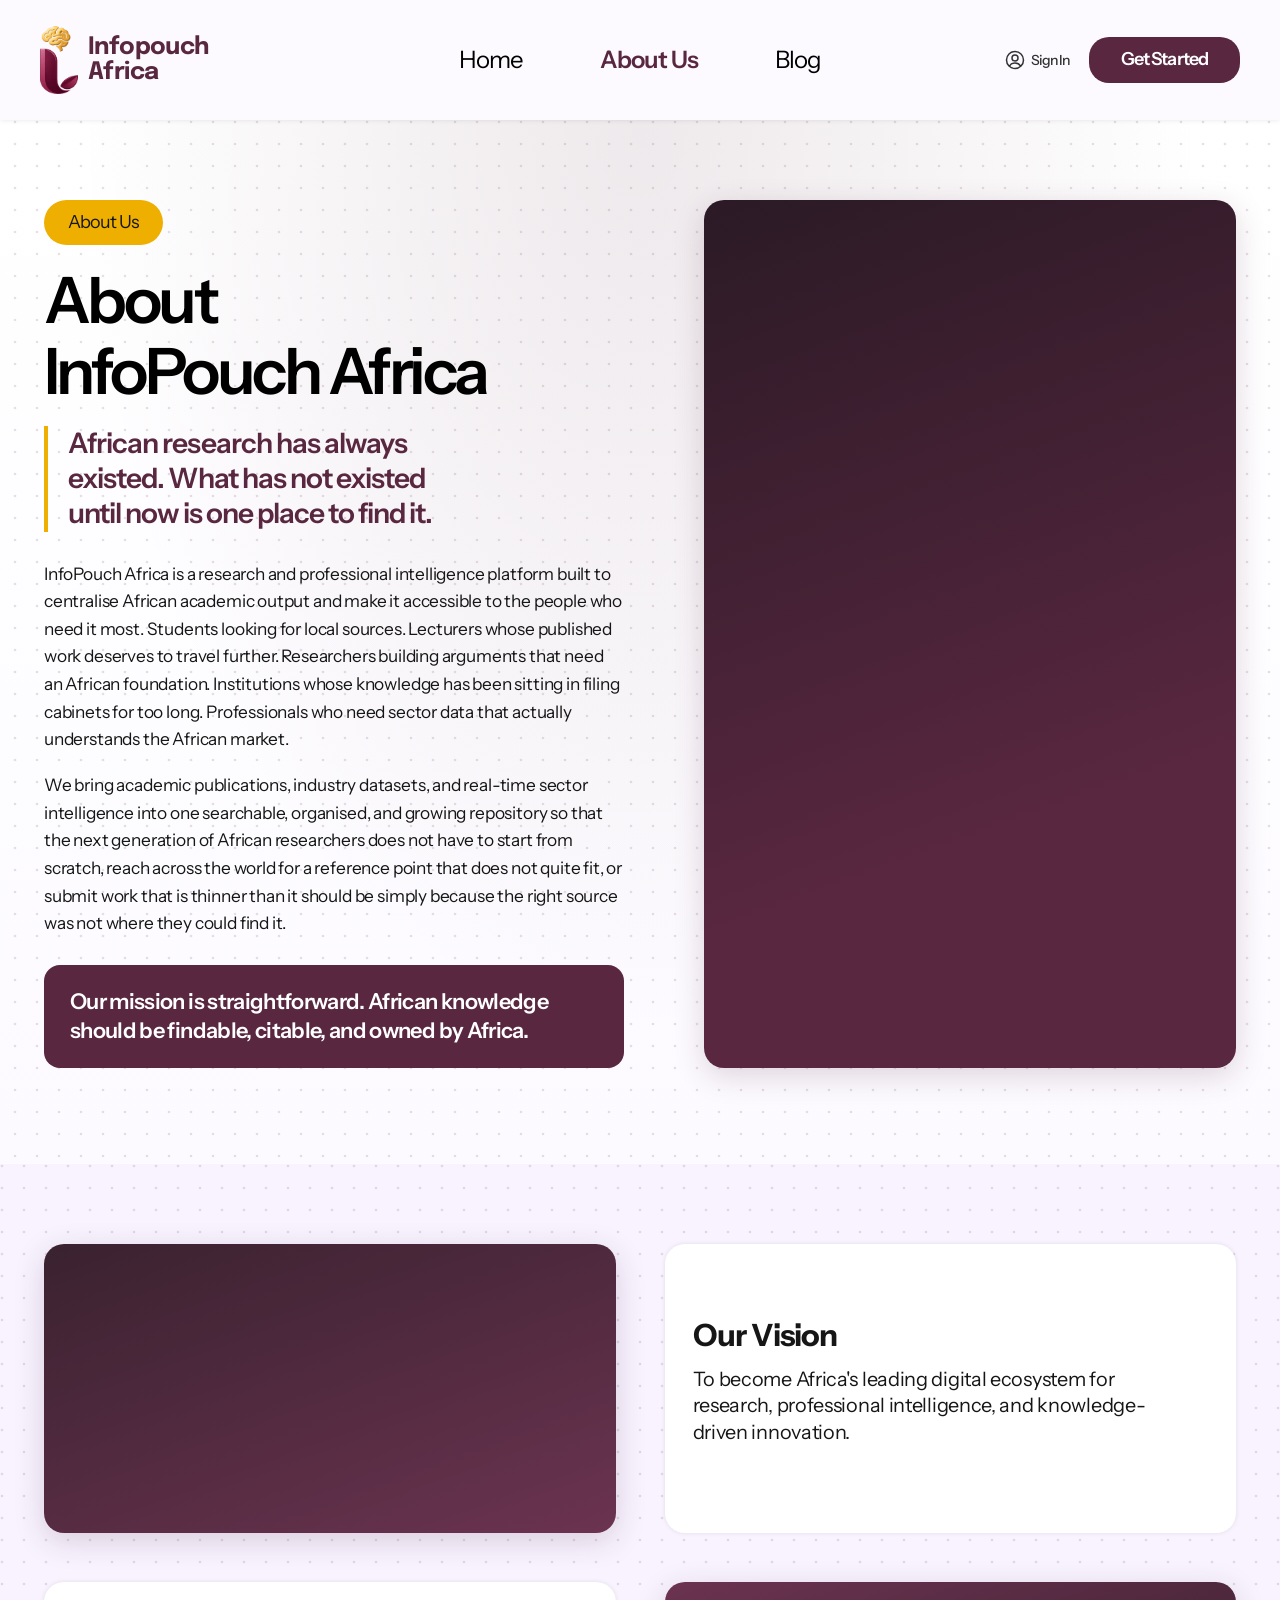
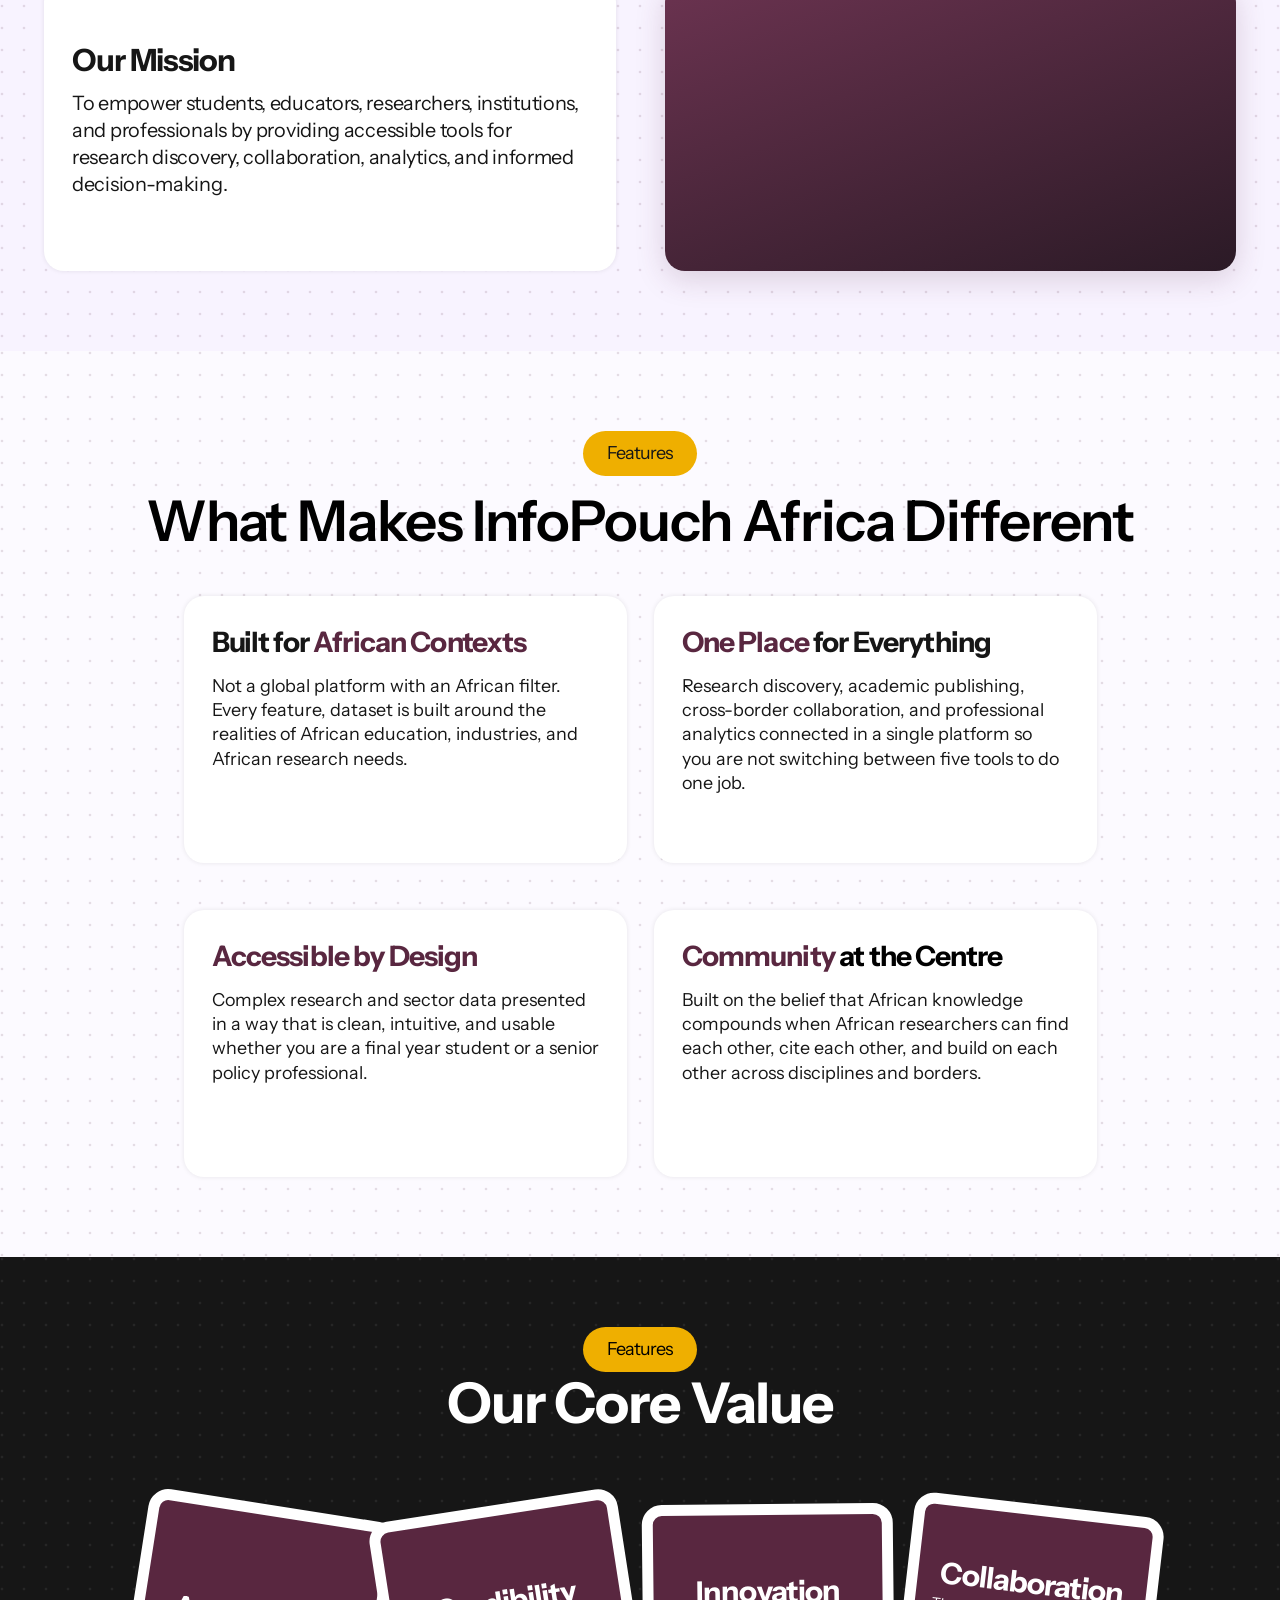
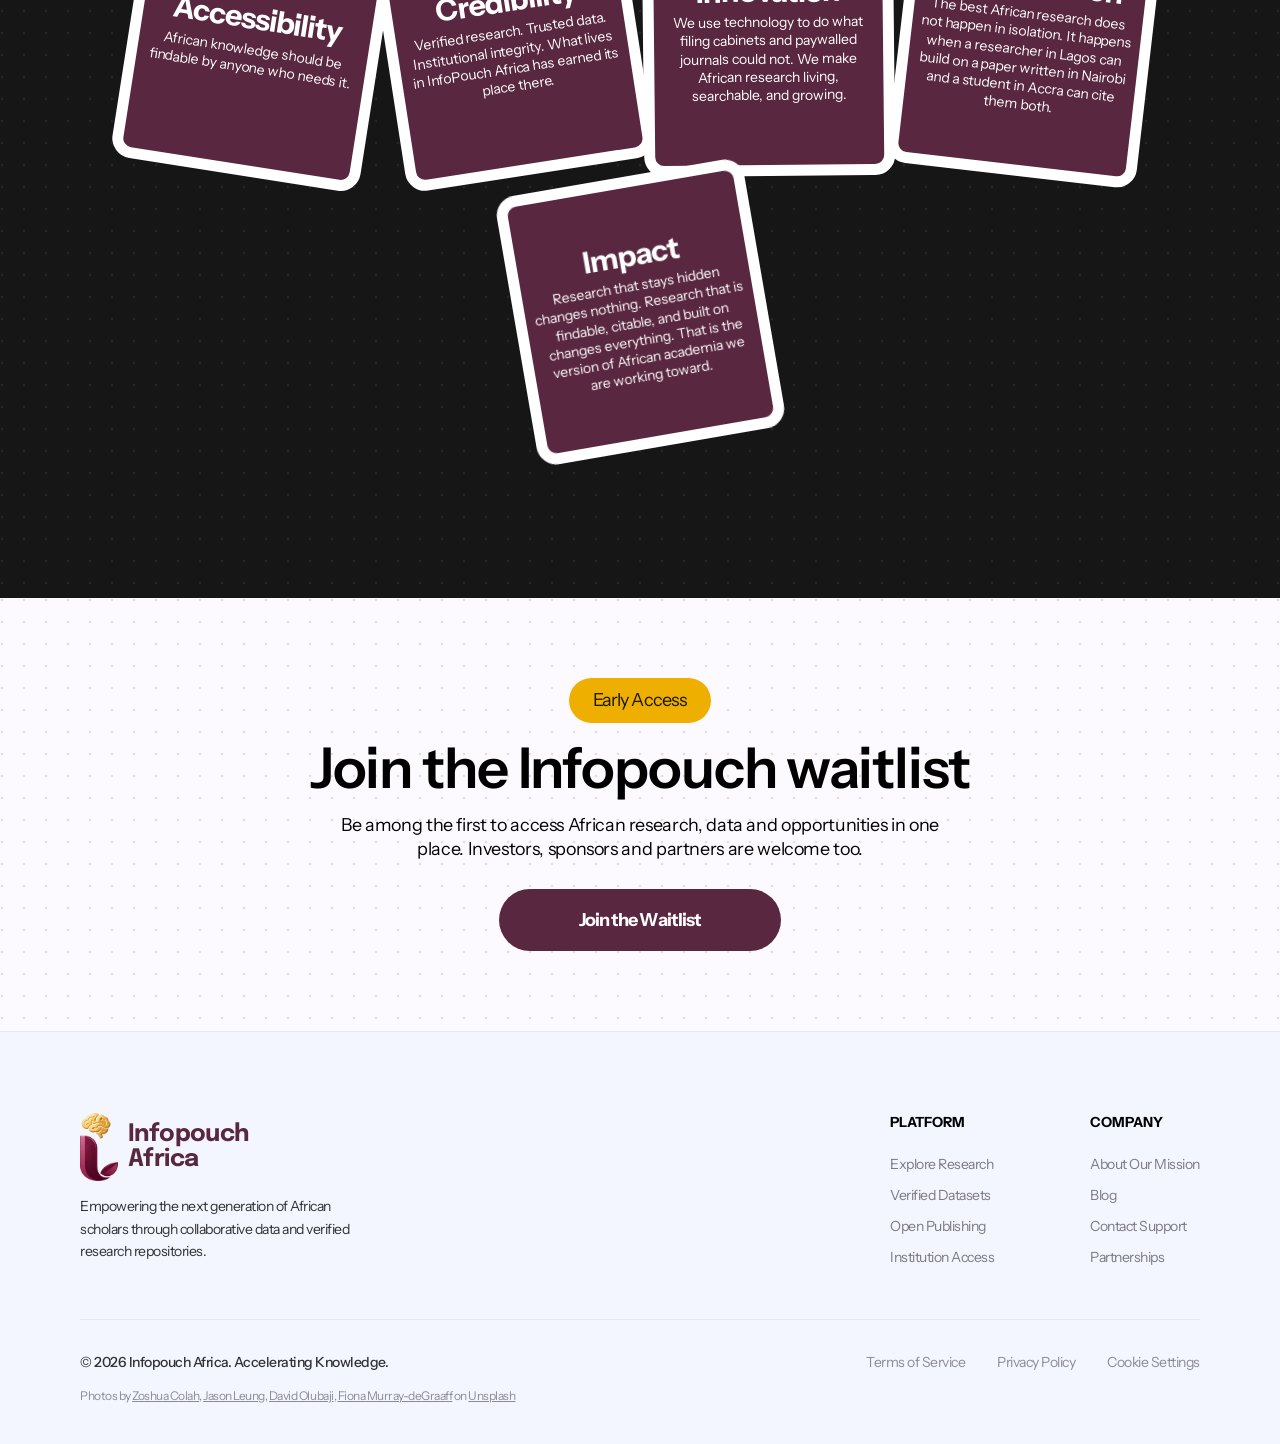
<file: infopouch-site (1)/about.html>
<!DOCTYPE html>
<html lang="en"><head><meta charset="utf-8">
<meta name="viewport" content="width=device-width, initial-scale=1">
<title>About Us | Infopouch Africa</title>
<meta name="description" content="A digital data and information repository for Africans, by Africans.">
<link rel="preconnect" href="https://fonts.googleapis.com"><link rel="preconnect" href="https://fonts.gstatic.com" crossorigin>
<link href="https://fonts.googleapis.com/css2?family=Instrument+Sans:wght@400;500;600;700&family=Epilogue:wght@700&display=swap" rel="stylesheet">
<link rel="icon" type="image/png" href="assets/favicon.png">
<link rel="stylesheet" href="css/style.css"></head><body>
<div id="site-header"></div>
<main>
<div class="hero about-hero"><div class="wrap"><div class="about-grid">
<div class="about-copy"><span class="pill">About Us</span><h1>About InfoPouch Africa</h1><p class="lead-quote">African research has always existed. What has not existed until now is one place to find it.</p></div>
<div class="panel tall"></div>
<div class="about-body"><p>InfoPouch Africa is a research and professional intelligence platform built to centralise African academic output and make it accessible to the people who need it most. Students looking for local sources. Lecturers whose published work deserves to travel further. Researchers building arguments that need an African foundation. Institutions whose knowledge has been sitting in filing cabinets for too long. Professionals who need sector data that actually understands the African market.</p><p>We bring academic publications, industry datasets, and real-time sector intelligence into one searchable, organised, and growing repository so that the next generation of African researchers does not have to start from scratch, reach across the world for a reference point that does not quite fit, or submit work that is thinner than it should be simply because the right source was not where they could find it.</p><p class="callout">Our mission is straightforward. African knowledge should be findable, citable, and owned by Africa.</p></div></div></div></div>
<section class="lav"><div class="wrap"><div class="stack">
<div class="split"><div class="panel pv" style="min-height:289px"></div><div class="card wide"><h3>Our Vision</h3><p>To become Africa's leading digital ecosystem for research, professional intelligence, and knowledge-driven innovation.</p></div></div>
<div class="split"><div class="card wide"><h3>Our Mission</h3><p>To empower students, educators, researchers, institutions, and professionals by providing accessible tools for research discovery, collaboration, analytics, and informed decision-making.</p></div><div class="panel pm" style="min-height:289px"></div></div></div></div></section>
<section class="bg"><div class="wrap"><div class="center"><span class="pill">Features</span><h2>What Makes InfoPouch Africa Different</h2></div>
<div class="cards" style="margin-top:44px">
<div class="card"><h3>Built for <em>African Contexts</em></h3><p>Not a global platform with an African filter. Every feature, dataset is built around the realities of African education, industries, and African research needs.</p></div>
<div class="card"><h3><em>One Place</em> for Everything</h3><p>Research discovery, academic publishing, cross-border collaboration, and professional analytics connected in a single platform so you are not switching between five tools to do one job.</p></div>
<div class="card"><h3 class="p">Accessible by Design</h3><p>Complex research and sector data presented in a way that is clean, intuitive, and usable whether you are a final year student or a senior policy professional.</p></div>
<div class="card"><h3 class="p">Community <span style="color:#000">at the Centre</span></h3><p>Built on the belief that African knowledge compounds when African researchers can find each other, cite each other, and build on each other across disciplines and borders.</p></div></div></div></section>
<section class="values"><div class="wrap center"><span class="pill" style="color:#000">Features</span><h2>Our Core Value</h2>
<div class="vals">
<div class="v"><h3>Accessibility</h3><p>African knowledge should be findable by anyone who needs it.</p></div>
<div class="v"><h3>Credibility</h3><p>Verified research. Trusted data. Institutional integrity. What lives in InfoPouch Africa has earned its place there.</p></div>
<div class="v"><h3>Innovation</h3><p>We use technology to do what filing cabinets and paywalled journals could not. We make African research living, searchable, and growing.</p></div>
<div class="v"><h3>Collaboration</h3><p>The best African research does not happen in isolation. It happens when a researcher in Lagos can build on a paper written in Nairobi and a student in Accra can cite them both.</p></div>
<div class="v"><h3>Impact</h3><p>Research that stays hidden changes nothing. Research that is findable, citable, and built on changes everything. That is the version of African academia we are working toward.</p></div></div>
</div></section>
<section class="wl" id="waitlist"><div class="wrap"><span class="pill">Early Access</span><h2>Join the Infopouch waitlist</h2>
<p>Be among the first to access African research, data and opportunities in one place. Investors, sponsors and partners are welcome too.</p>
<a class="btn" data-wl href="#waitlist">Join the Waitlist</a></div></section>
</main>
<div id="site-footer"></div>
<script src="js/main.js"></script></body></html>
</file>
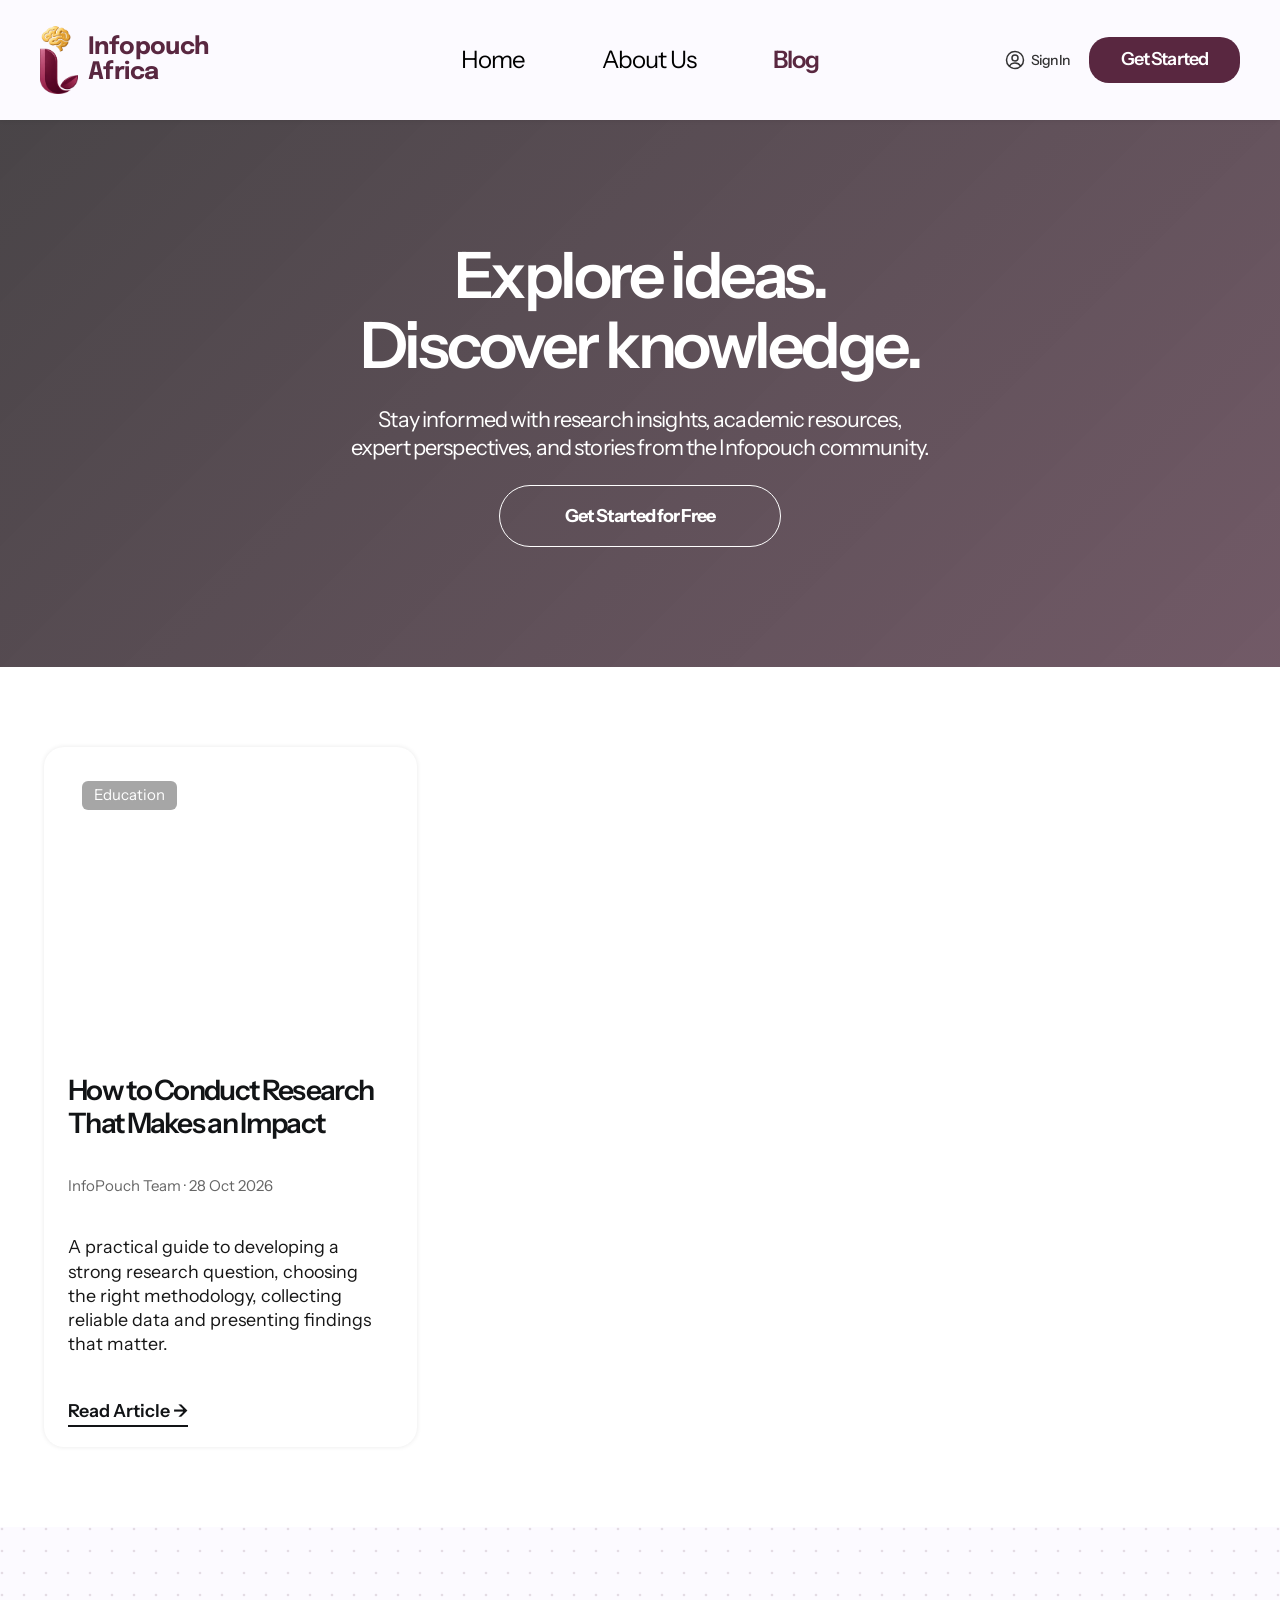
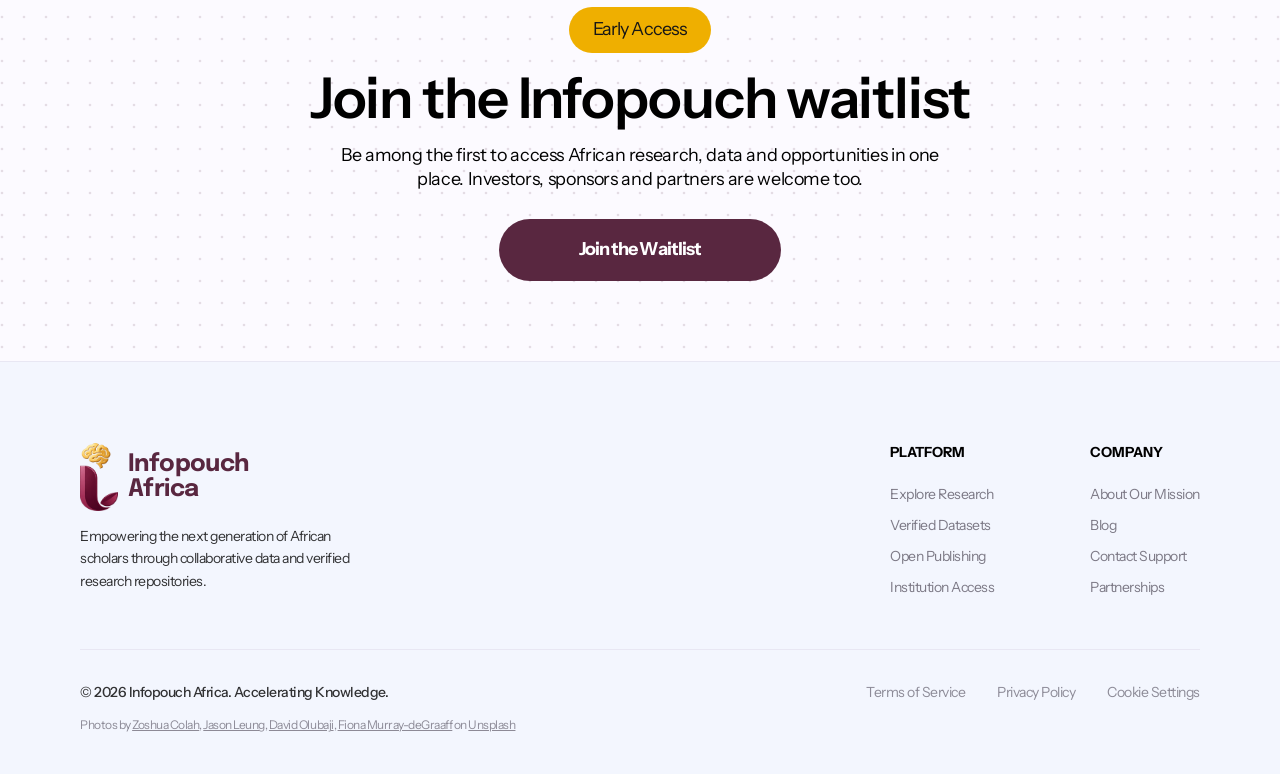
<file: infopouch-site (1)/blog.html>
<!DOCTYPE html>
<html lang="en"><head><meta charset="utf-8">
<meta name="viewport" content="width=device-width, initial-scale=1">
<title>Blog | Infopouch Africa</title>
<meta name="description" content="A digital data and information repository for Africans, by Africans.">
<link rel="preconnect" href="https://fonts.googleapis.com"><link rel="preconnect" href="https://fonts.gstatic.com" crossorigin>
<link href="https://fonts.googleapis.com/css2?family=Instrument+Sans:wght@400;500;600;700&family=Epilogue:wght@700&display=swap" rel="stylesheet">
<link rel="icon" type="image/png" href="assets/favicon.png">
<link rel="stylesheet" href="css/style.css"></head><body>
<div id="site-header"></div>
<main>
<div class="hero dark"><div class="wrap center"><h1>Explore ideas. Discover knowledge.</h1>
<p class="lead" style="color:#fff">Stay informed with research insights, academic resources, expert perspectives, and stories from the Infopouch community.</p>
<a class="btn out w" data-wl href="#waitlist">Get Started for Free</a></div></div>
<section><div class="wrap"><div class="posts" id="posts"></div></div></section>
<section class="wl" id="waitlist"><div class="wrap"><span class="pill">Early Access</span><h2>Join the Infopouch waitlist</h2>
<p>Be among the first to access African research, data and opportunities in one place. Investors, sponsors and partners are welcome too.</p>
<a class="btn" data-wl href="#waitlist">Join the Waitlist</a></div></section>
</main>
<div id="site-footer"></div>
<script src="js/main.js"></script></body></html>
</file>
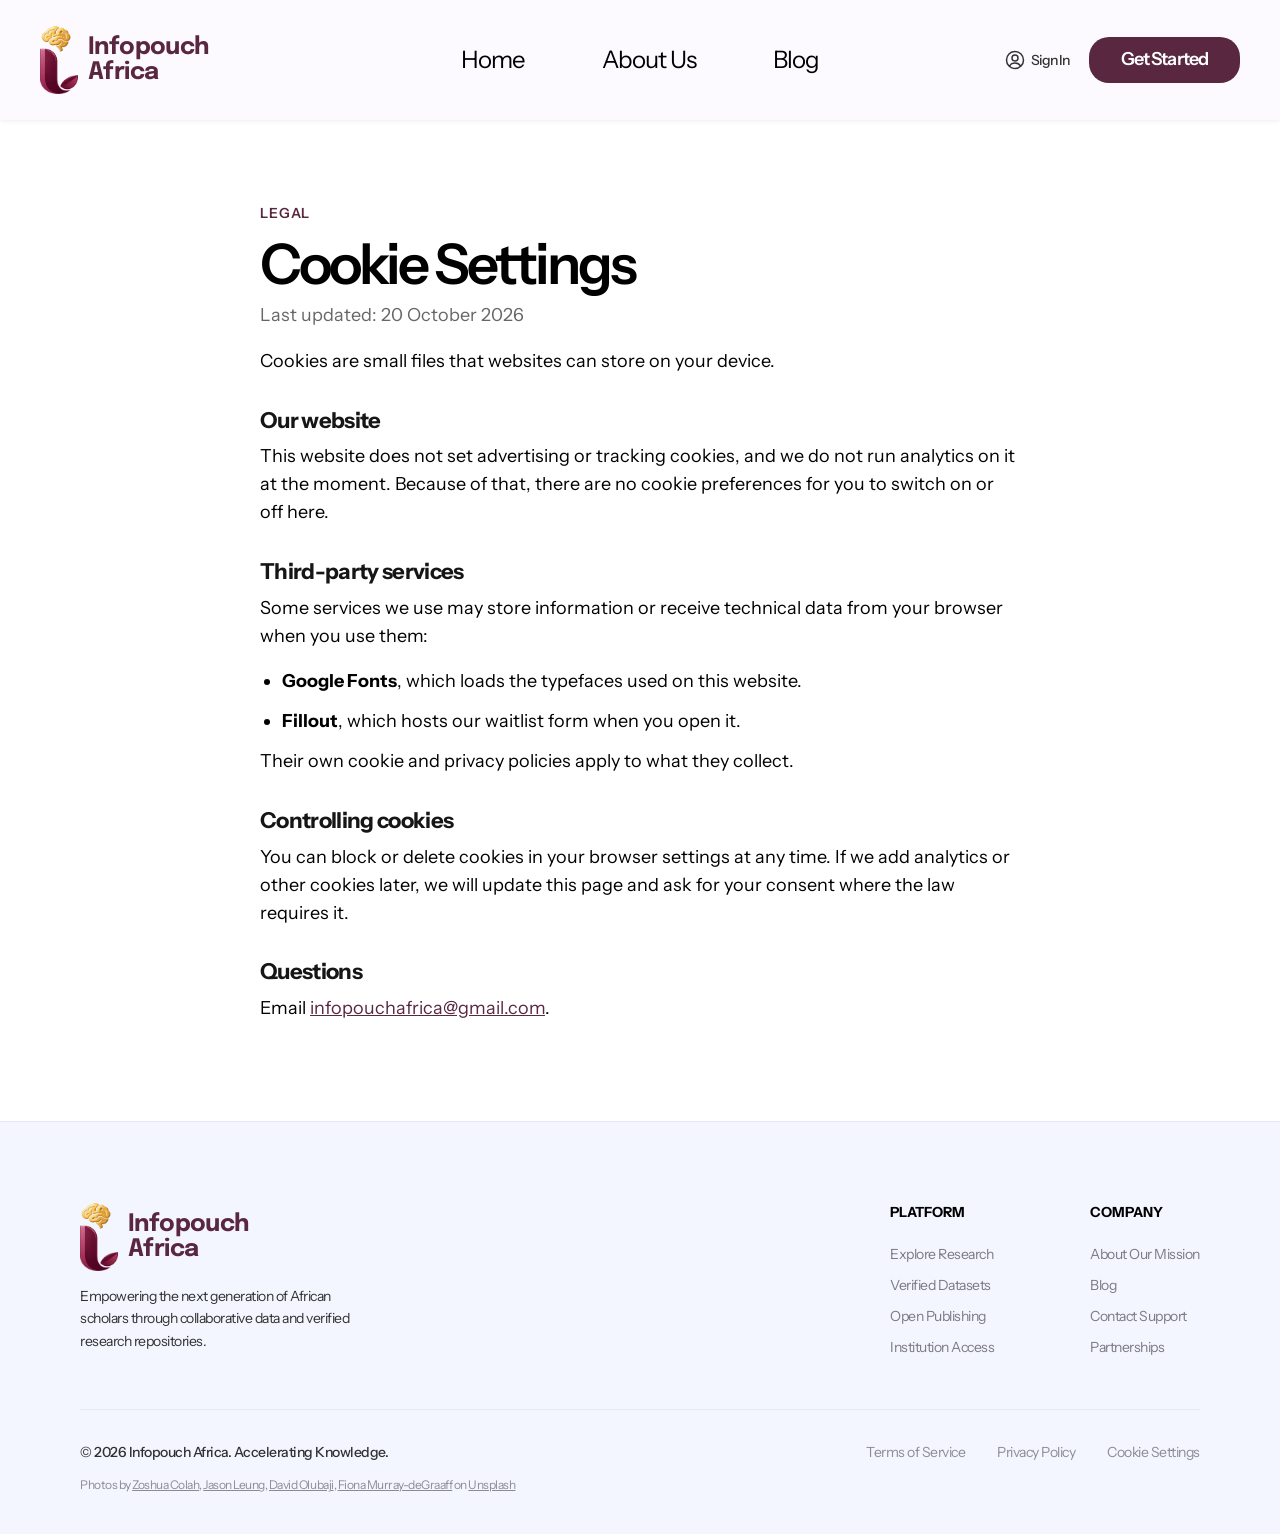
<file: infopouch-site (1)/cookies.html>
<!DOCTYPE html>
<html lang="en"><head><meta charset="utf-8">
<meta name="viewport" content="width=device-width, initial-scale=1">
<title>Cookie Settings | Infopouch Africa</title>
<meta name="description" content="A digital data and information repository for Africans, by Africans.">
<link rel="preconnect" href="https://fonts.googleapis.com"><link rel="preconnect" href="https://fonts.gstatic.com" crossorigin>
<link href="https://fonts.googleapis.com/css2?family=Instrument+Sans:wght@400;500;600;700&family=Epilogue:wght@700&display=swap" rel="stylesheet">
<link rel="icon" type="image/png" href="assets/favicon.png">
<link rel="stylesheet" href="css/style.css"></head><body>
<div id="site-header"></div>
<main>
<section class="legal-page"><div class="wrap"><article class="full"><span class="tag">Legal</span><h1>Cookie Settings</h1><p class="meta">Last updated: 20 October 2026</p>
<p>Cookies are small files that websites can store on your device.</p>
<h3>Our website</h3><p>This website does not set advertising or tracking cookies, and we do not run analytics on it at the moment. Because of that, there are no cookie preferences for you to switch on or off here.</p>
<h3>Third-party services</h3><p>Some services we use may store information or receive technical data from your browser when you use them:</p>
<ul><li><strong>Google Fonts</strong>, which loads the typefaces used on this website.</li><li><strong>Fillout</strong>, which hosts our waitlist form when you open it.</li></ul>
<p>Their own cookie and privacy policies apply to what they collect.</p>
<h3>Controlling cookies</h3><p>You can block or delete cookies in your browser settings at any time. If we add analytics or other cookies later, we will update this page and ask for your consent where the law requires it.</p>
<h3>Questions</h3><p>Email <a href="mailto:infopouchafrica@gmail.com">infopouchafrica@gmail.com</a>.</p></article></div></section>
</main>
<div id="site-footer"></div>
<script src="js/main.js"></script></body></html>
</file>
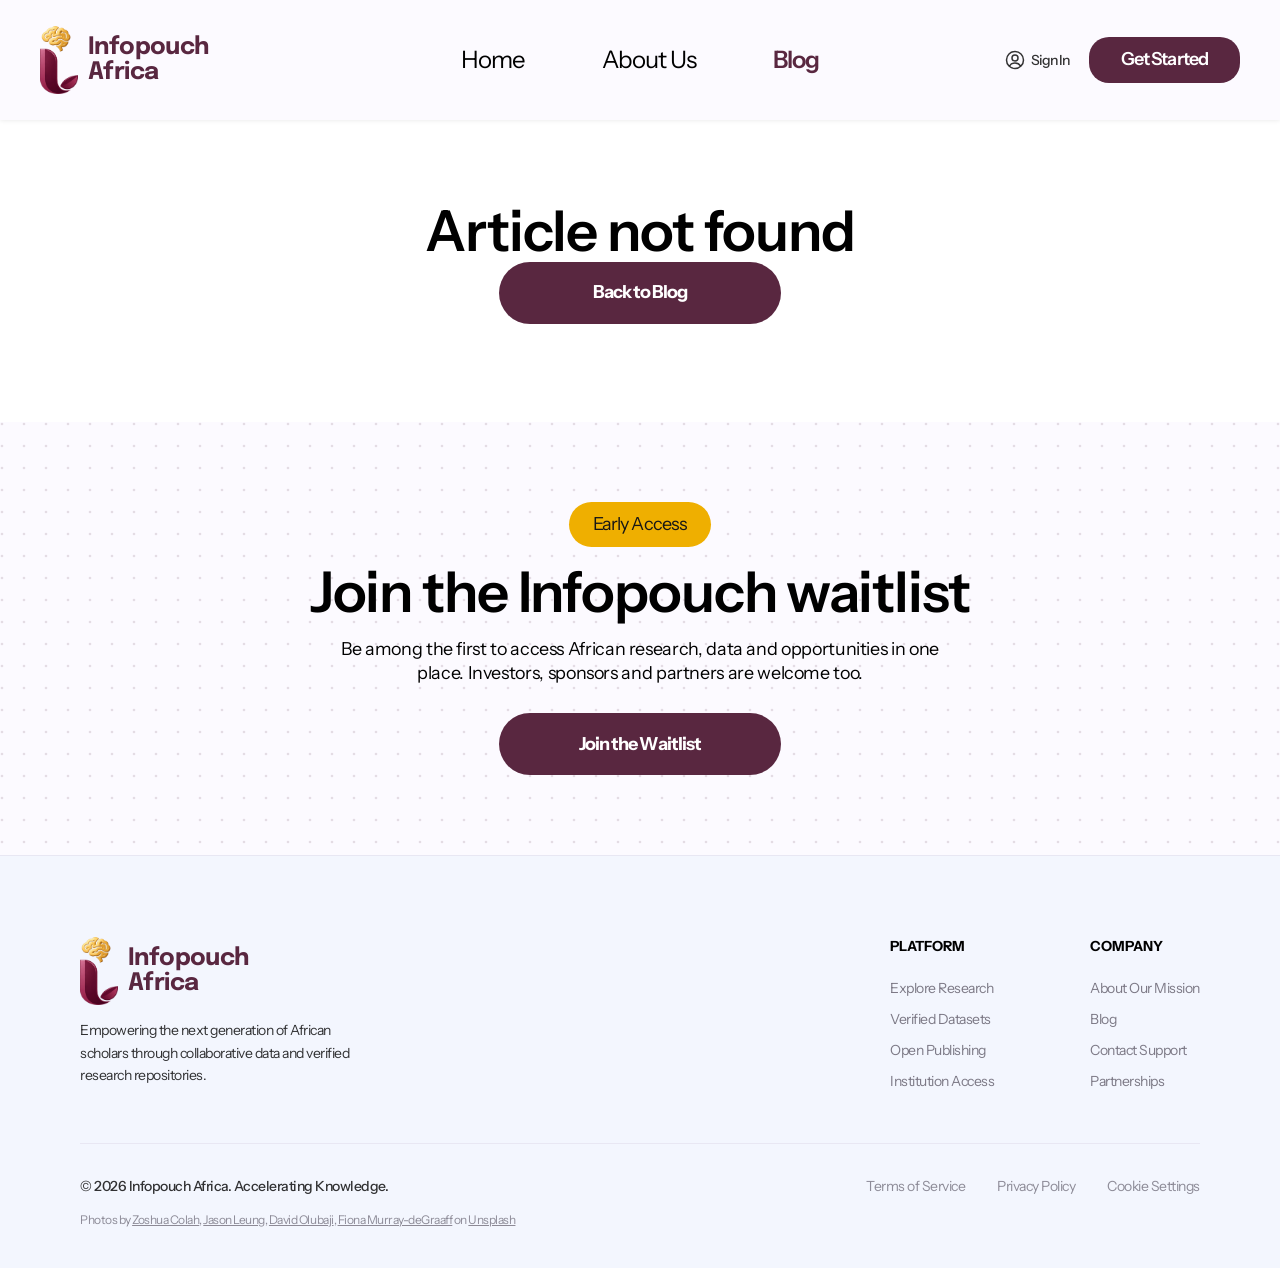
<file: infopouch-site (1)/post.html>
<!DOCTYPE html>
<html lang="en"><head><meta charset="utf-8">
<meta name="viewport" content="width=device-width, initial-scale=1">
<title>Article | Infopouch Africa</title>
<meta name="description" content="A digital data and information repository for Africans, by Africans.">
<link rel="preconnect" href="https://fonts.googleapis.com"><link rel="preconnect" href="https://fonts.gstatic.com" crossorigin>
<link href="https://fonts.googleapis.com/css2?family=Instrument+Sans:wght@400;500;600;700&family=Epilogue:wght@700&display=swap" rel="stylesheet">
<link rel="icon" type="image/png" href="assets/favicon.png">
<link rel="stylesheet" href="css/style.css"></head><body>
<div id="site-header"></div>
<main>
<section><div class="wrap"><article class="full" id="post"></article></div></section>
<section class="wl" id="waitlist"><div class="wrap"><span class="pill">Early Access</span><h2>Join the Infopouch waitlist</h2>
<p>Be among the first to access African research, data and opportunities in one place. Investors, sponsors and partners are welcome too.</p>
<a class="btn" data-wl href="#waitlist">Join the Waitlist</a></div></section>
</main>
<div id="site-footer"></div>
<script src="js/main.js"></script></body></html>
</file>
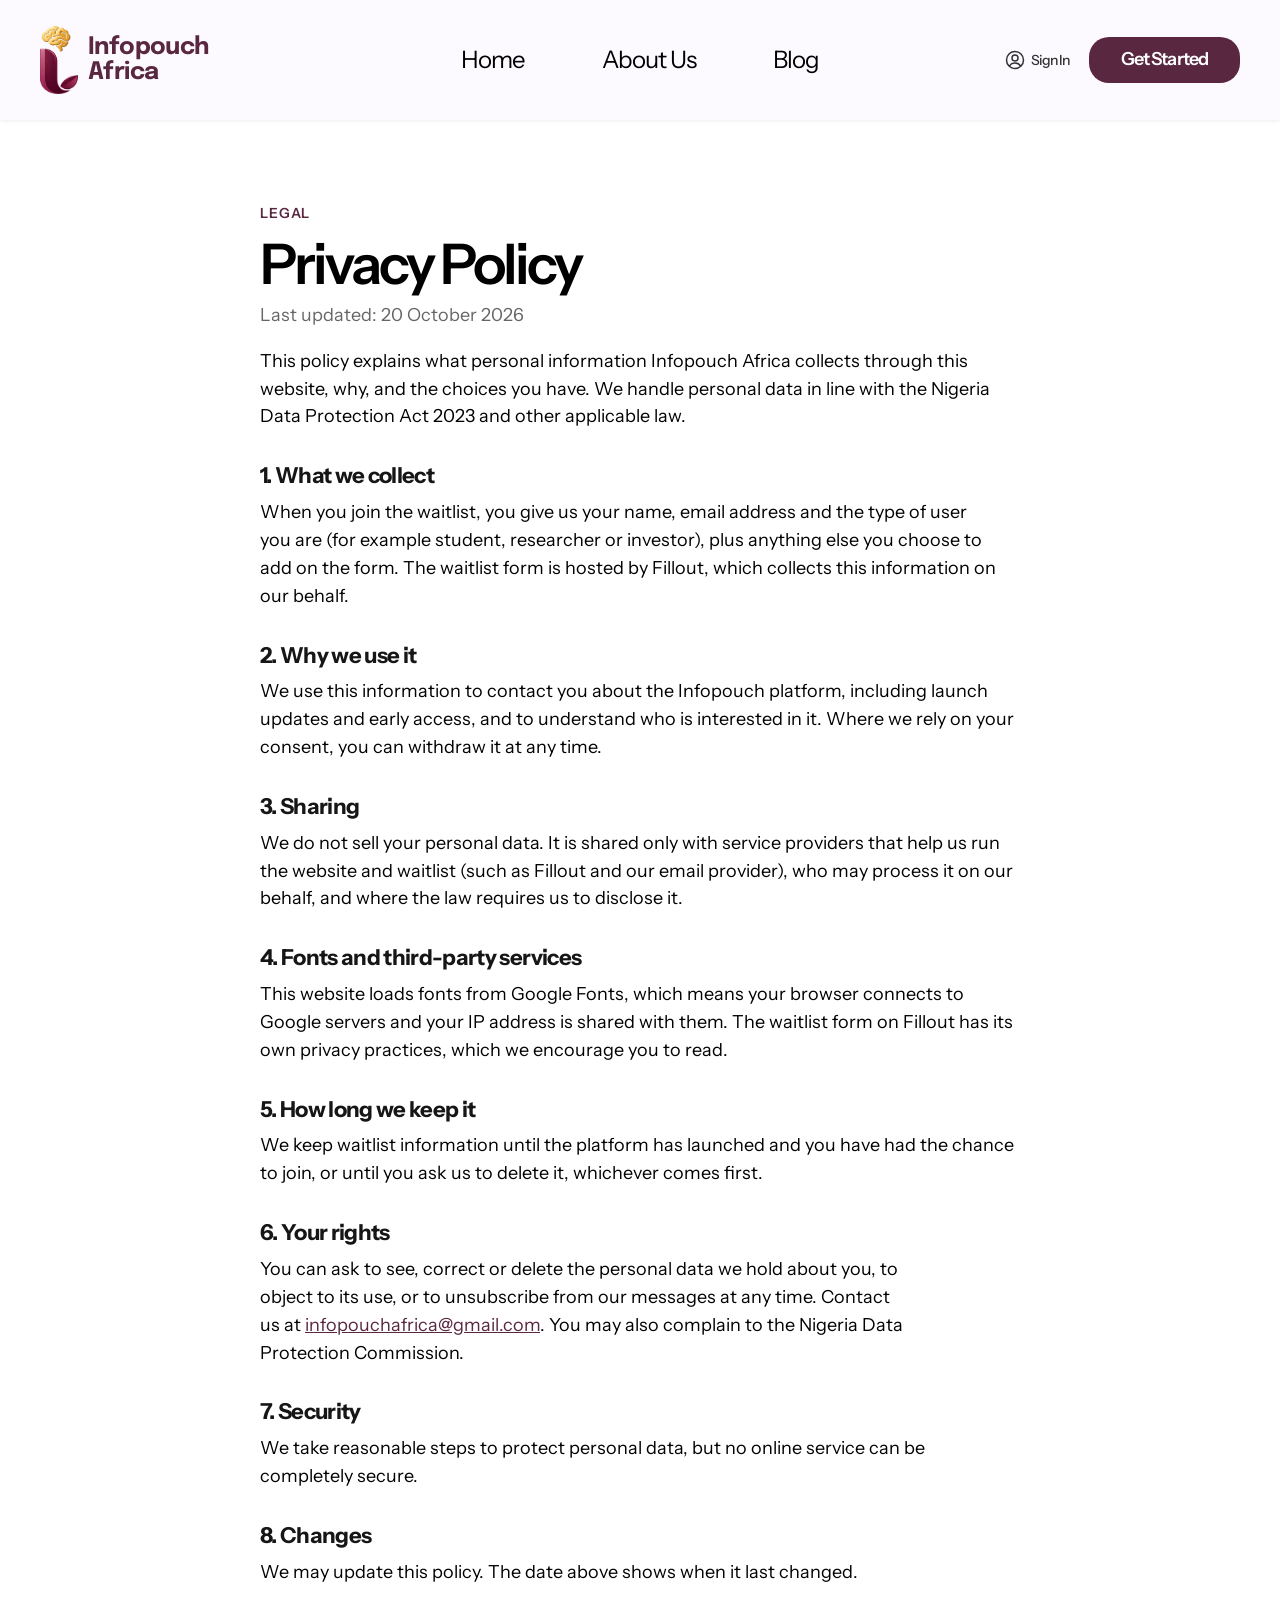
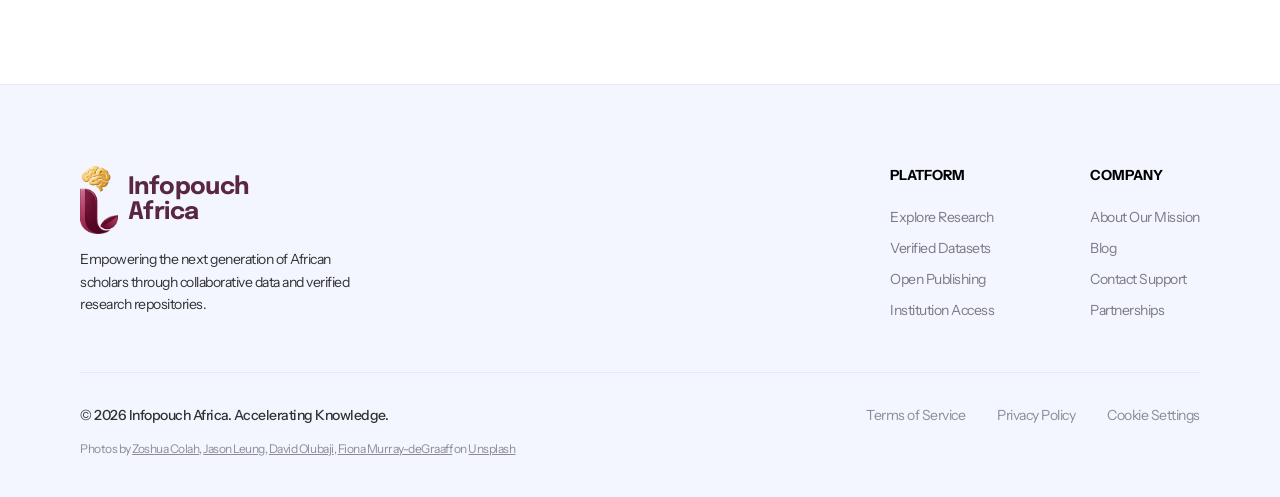
<file: infopouch-site (1)/privacy.html>
<!DOCTYPE html>
<html lang="en"><head><meta charset="utf-8">
<meta name="viewport" content="width=device-width, initial-scale=1">
<title>Privacy Policy | Infopouch Africa</title>
<meta name="description" content="A digital data and information repository for Africans, by Africans.">
<link rel="preconnect" href="https://fonts.googleapis.com"><link rel="preconnect" href="https://fonts.gstatic.com" crossorigin>
<link href="https://fonts.googleapis.com/css2?family=Instrument+Sans:wght@400;500;600;700&family=Epilogue:wght@700&display=swap" rel="stylesheet">
<link rel="icon" type="image/png" href="assets/favicon.png">
<link rel="stylesheet" href="css/style.css"></head><body>
<div id="site-header"></div>
<main>
<section class="legal-page"><div class="wrap"><article class="full"><span class="tag">Legal</span><h1>Privacy Policy</h1><p class="meta">Last updated: 20 October 2026</p>
<p>This policy explains what personal information Infopouch Africa collects through this website, why, and the choices you have. We handle personal data in line with the Nigeria Data Protection Act 2023 and other applicable law.</p>
<h3>1. What we collect</h3><p>When you join the waitlist, you give us your name, email address and the type of user you are (for example student, researcher or investor), plus anything else you choose to add on the form. The waitlist form is hosted by Fillout, which collects this information on our behalf.</p>
<h3>2. Why we use it</h3><p>We use this information to contact you about the Infopouch platform, including launch updates and early access, and to understand who is interested in it. Where we rely on your consent, you can withdraw it at any time.</p>
<h3>3. Sharing</h3><p>We do not sell your personal data. It is shared only with service providers that help us run the website and waitlist (such as Fillout and our email provider), who may process it on our behalf, and where the law requires us to disclose it.</p>
<h3>4. Fonts and third-party services</h3><p>This website loads fonts from Google Fonts, which means your browser connects to Google servers and your IP address is shared with them. The waitlist form on Fillout has its own privacy practices, which we encourage you to read.</p>
<h3>5. How long we keep it</h3><p>We keep waitlist information until the platform has launched and you have had the chance to join, or until you ask us to delete it, whichever comes first.</p>
<h3>6. Your rights</h3><p>You can ask to see, correct or delete the personal data we hold about you, to object to its use, or to unsubscribe from our messages at any time. Contact us at <a href="mailto:infopouchafrica@gmail.com">infopouchafrica@gmail.com</a>. You may also complain to the Nigeria Data Protection Commission.</p>
<h3>7. Security</h3><p>We take reasonable steps to protect personal data, but no online service can be completely secure.</p>
<h3>8. Changes</h3><p>We may update this policy. The date above shows when it last changed.</p></article></div></section>
</main>
<div id="site-footer"></div>
<script src="js/main.js"></script></body></html>
</file>
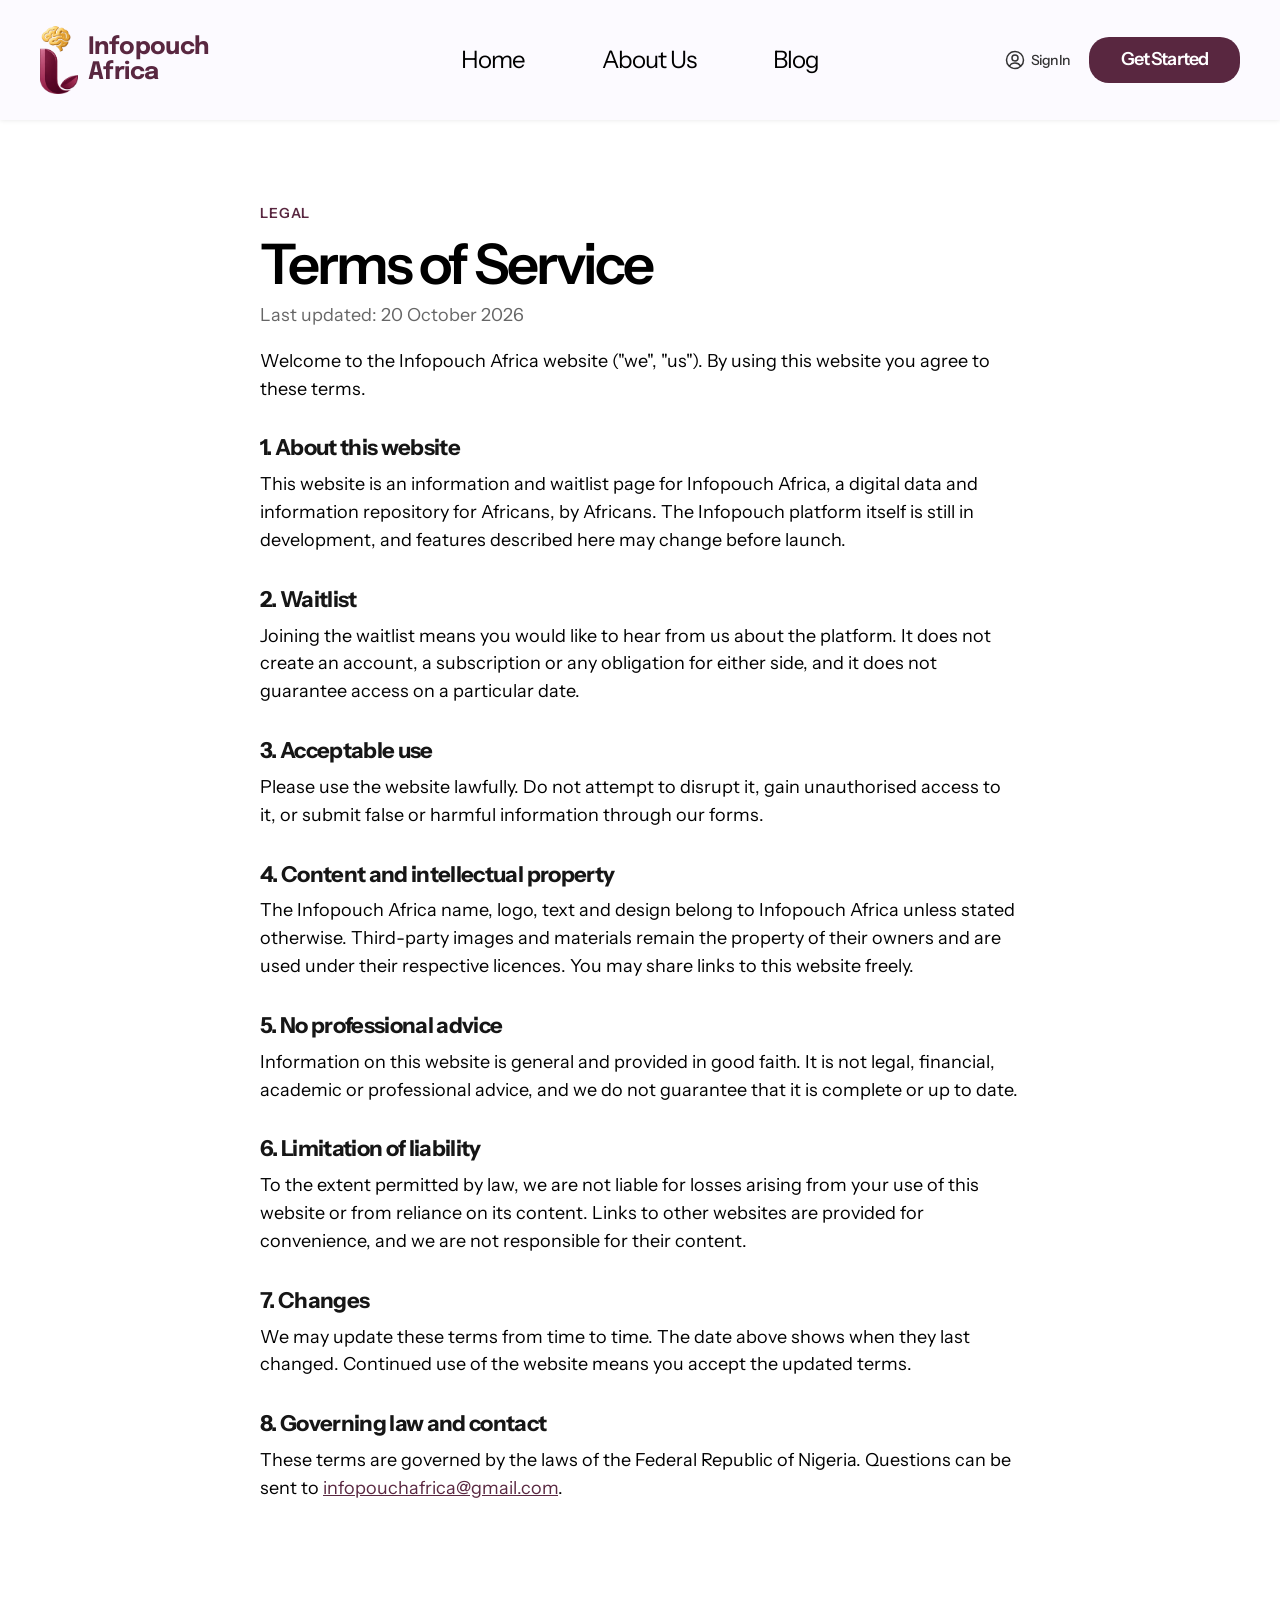
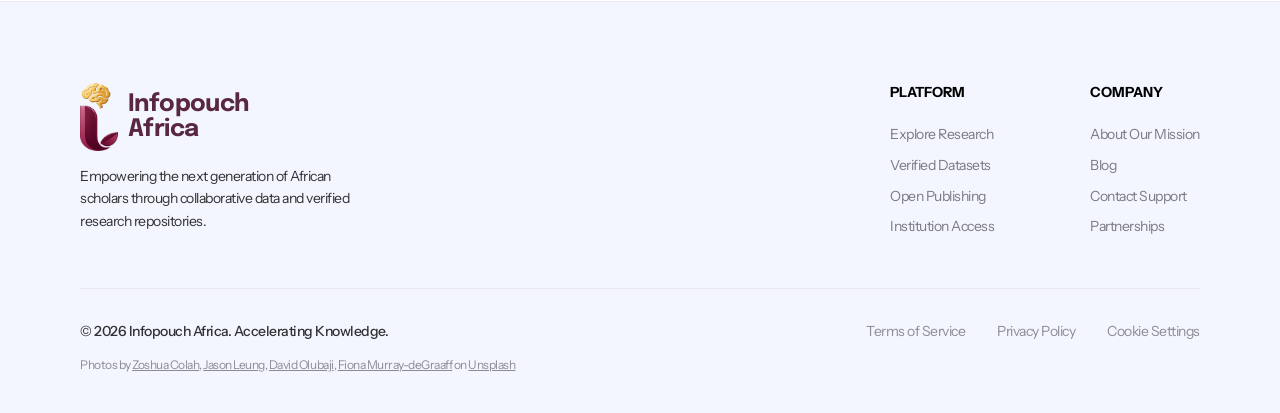
<file: infopouch-site (1)/terms.html>
<!DOCTYPE html>
<html lang="en"><head><meta charset="utf-8">
<meta name="viewport" content="width=device-width, initial-scale=1">
<title>Terms of Service | Infopouch Africa</title>
<meta name="description" content="A digital data and information repository for Africans, by Africans.">
<link rel="preconnect" href="https://fonts.googleapis.com"><link rel="preconnect" href="https://fonts.gstatic.com" crossorigin>
<link href="https://fonts.googleapis.com/css2?family=Instrument+Sans:wght@400;500;600;700&family=Epilogue:wght@700&display=swap" rel="stylesheet">
<link rel="icon" type="image/png" href="assets/favicon.png">
<link rel="stylesheet" href="css/style.css"></head><body>
<div id="site-header"></div>
<main>
<section class="legal-page"><div class="wrap"><article class="full"><span class="tag">Legal</span><h1>Terms of Service</h1><p class="meta">Last updated: 20 October 2026</p>
<p>Welcome to the Infopouch Africa website ("we", "us"). By using this website you agree to these terms.</p>
<h3>1. About this website</h3><p>This website is an information and waitlist page for Infopouch Africa, a digital data and information repository for Africans, by Africans. The Infopouch platform itself is still in development, and features described here may change before launch.</p>
<h3>2. Waitlist</h3><p>Joining the waitlist means you would like to hear from us about the platform. It does not create an account, a subscription or any obligation for either side, and it does not guarantee access on a particular date.</p>
<h3>3. Acceptable use</h3><p>Please use the website lawfully. Do not attempt to disrupt it, gain unauthorised access to it, or submit false or harmful information through our forms.</p>
<h3>4. Content and intellectual property</h3><p>The Infopouch Africa name, logo, text and design belong to Infopouch Africa unless stated otherwise. Third-party images and materials remain the property of their owners and are used under their respective licences. You may share links to this website freely.</p>
<h3>5. No professional advice</h3><p>Information on this website is general and provided in good faith. It is not legal, financial, academic or professional advice, and we do not guarantee that it is complete or up to date.</p>
<h3>6. Limitation of liability</h3><p>To the extent permitted by law, we are not liable for losses arising from your use of this website or from reliance on its content. Links to other websites are provided for convenience, and we are not responsible for their content.</p>
<h3>7. Changes</h3><p>We may update these terms from time to time. The date above shows when they last changed. Continued use of the website means you accept the updated terms.</p>
<h3>8. Governing law and contact</h3><p>These terms are governed by the laws of the Federal Republic of Nigeria. Questions can be sent to <a href="mailto:infopouchafrica@gmail.com">infopouchafrica@gmail.com</a>.</p></article></div></section>
</main>
<div id="site-footer"></div>
<script src="js/main.js"></script></body></html>
</file>
<file: css/style.css>
/* ===== BRAND TOKENS (taken from the Figma file). Edit here to restyle the whole site ===== */
:root{
 --plum:#690e2f; --plum-d:#3a0718; --plum-dd:#1f040d; --gold:#f4b94e; --ink:#161616; --lav:#f8f3ff; --bg:#fcfaff; --white:#fff;
 --line:rgba(204,195,214,.3); --footer:rgba(225,232,253,.4); --mute:rgba(74,68,83,.7); --dark:#161616;
 /* Photos: drop files in /assets and set them here, e.g.  --hero-img:url("assets/hero.jpg");  */
 /* Photos are hotlinked from Unsplash (free licence). To use your own, upload to /assets and replace with url("assets/yourfile.jpg") */
 --hero-img:none; --about-img:url("https://images.unsplash.com/photo-1741795822013-570c944ac5bd?auto=format&fit=crop&w=1200&q=72"); --vision-img:url("https://images.unsplash.com/photo-1764728671460-34931d8261f5?auto=format&fit=crop&w=1200&q=72"); --mission-img:url("https://images.unsplash.com/photo-1544813813-2c73bec209ca?auto=format&fit=crop&w=1200&q=72"); --future-img:url("https://images.unsplash.com/photo-1683921055230-c3ba01e70131?auto=format&fit=crop&w=1200&q=72"); --blog-hero-img:url("https://images.unsplash.com/photo-1741795821616-3ccb58c11f6e?auto=format&fit=crop&w=1800&q=65");
}
*{box-sizing:border-box}html{scroll-behavior:smooth}
body{margin:0;background:#fff;color:#000;font:400 clamp(17px,1.4vw,20px)/1.35 "Instrument Sans",system-ui,sans-serif}
h1,h2,h3,p{margin:0}a{color:inherit}.wrap{max-width:1240px;margin:0 auto;padding:0 24px}
/* header */
header{background:var(--bg);box-shadow:0 0 5px rgba(0,0,0,.1);position:sticky;top:0;z-index:10}
header .wrap{max-width:1440px;display:grid;grid-template-columns:1fr auto 1fr;align-items:center;height:120px;padding:0 40px}
.brand{display:inline-flex;align-items:center;gap:10px;text-decoration:none;font:700 24px/1 Epilogue,sans-serif;color:var(--plum);letter-spacing:-.025em}
.brand img{height:68px;width:auto}.brand span{max-width:110px;line-height:1.05}
nav{display:flex;gap:77px;font-size:24px;letter-spacing:-.04em}nav a{text-decoration:none;color:#000}nav a.on{color:var(--plum);font-weight:600}
.hact{display:flex;align-items:center;justify-content:flex-end;gap:20px}
.signin{display:inline-flex;align-items:center;gap:6px;font:500 14px "Instrument Sans";color:rgba(0,0,0,.8);text-decoration:none;letter-spacing:-.07em}
.btn{display:inline-flex;align-items:center;justify-content:center;background:var(--plum);color:#fff;border:0;text-decoration:none;cursor:pointer;font:700 18px/1.4 "Instrument Sans",sans-serif;letter-spacing:-.055em;min-height:62px;min-width:282px;padding:10px 24px;border-radius:100px}
.btn.sm{min-height:46px;min-width:151px;border-radius:20px;font-weight:600}
.btn.out{background:transparent;color:#000;border:1px solid #000}.btn.out.w{color:#fff;border-color:#fff}
.pill{display:inline-block;background:var(--gold);color:var(--ink);font-size:18px;letter-spacing:-.055em;padding:10px 24px;border-radius:100px;line-height:1.4}
/* type */
h1{font-weight:600;font-size:clamp(38px,5vw,72px);letter-spacing:-.055em;line-height:1.1}h1 b{font-weight:700;color:var(--plum)}
h2{font-weight:600;font-size:clamp(32px,4.4vw,64px);letter-spacing:-.02em;line-height:1.1;text-align:center}
.center{text-align:center;display:flex;flex-direction:column;align-items:center;gap:14px}
/* hero */
.hero{padding:96px 0 110px;background:var(--hero-img) center/cover no-repeat,radial-gradient(ellipse at 50% 0%,rgba(105,14,47,.07),transparent 60%),linear-gradient(#fff,var(--bg))}
.hero .center{gap:24px}.hero p.lead{max-width:941px;font-size:clamp(18px,1.7vw,24px);letter-spacing:-.04em;line-height:1.3}
.btns{display:flex;gap:24px;flex-wrap:wrap;justify-content:center}
.hero.dark{background:var(--blog-hero-img) center/cover no-repeat,linear-gradient(135deg,var(--plum-dd),var(--plum-d));color:#fff;padding:120px 0}
section{padding:80px 0}.lav{background:var(--lav)}.bg{background:var(--bg)}
/* split blocks */
.split{display:grid;grid-template-columns:1fr 1fr;gap:49px;align-items:center}
.split p{font-size:clamp(17px,1.55vw,22px);color:var(--ink);letter-spacing:-.015em;margin-bottom:12px}
.panel{min-height:320px;border-radius:20px;background:var(--about-img) center/cover no-repeat,linear-gradient(160deg,var(--plum-dd),var(--plum) 70%)}
.panel.pv{background:var(--vision-img) center/cover no-repeat,linear-gradient(160deg,var(--plum-d),var(--plum))}.panel.pm{background:var(--mission-img) center/cover no-repeat,linear-gradient(160deg,var(--plum),var(--plum-dd))}.panel.pf{background:var(--future-img) center/cover no-repeat,linear-gradient(160deg,var(--plum-dd),var(--plum))}
/* cards */
.cards{display:grid;grid-template-columns:repeat(2,minmax(0,443px));gap:47px 27px;justify-content:center}
.card{background:#fff;border-radius:20px;padding:20px 24px;box-shadow:0 0 5px rgba(0,0,0,.09);display:flex;flex-direction:column;justify-content:center;gap:27px;min-height:267px}
.card h3{font-weight:700;font-size:clamp(24px,2.2vw,32px);letter-spacing:-.03em;line-height:1.15;color:var(--ink)}.card h3 em{font-style:normal;color:var(--plum)}.card h3.p{color:var(--plum)}.card p{color:var(--ink)}
.card.wide{min-height:289px;padding:24px 28px;gap:12px}.card.wide h3{font-size:clamp(26px,2.4vw,36px)}
.stack{display:grid;gap:49px}
/* core values */
.values{background:var(--dark);color:#fff;padding:70px 0 90px}.values h2{color:#fff;font-weight:700}
.vals{display:flex;flex-wrap:wrap;justify-content:center;gap:6px;margin:70px 0 60px}
.v{width:251px;min-height:272px;background:var(--plum);border:11px solid #fff;border-radius:20px;padding:12px;display:flex;flex-direction:column;justify-content:center;gap:6px;text-align:center;font-size:14px;line-height:1.3}
.v h3{font-weight:700;font-size:32px;letter-spacing:-.03em;line-height:1.05}
.v:nth-child(1){transform:rotate(8.9deg)}.v:nth-child(2){transform:rotate(-8.8deg)}.v:nth-child(3){transform:rotate(-.6deg)}.v:nth-child(4){transform:rotate(6.6deg)}.v:nth-child(5){transform:rotate(-9.8deg)}
.values .center{gap:0}
/* faq */
.faq{max-width:1180px;margin:48px auto 0;counter-reset:q}
details{background:#fff;counter-increment:q;border-bottom:1px solid rgba(205,214,218,.25)}
summary{list-style:none;cursor:pointer;display:flex;align-items:flex-start;gap:52px;padding:52px 60px;font-weight:600;font-size:clamp(22px,2.2vw,32px);letter-spacing:-.06em;color:#000;line-height:1.2}
summary::-webkit-details-marker{display:none}summary::before{content:counter(q,decimal-leading-zero);color:rgba(60,60,67,.5);flex:none}
summary::after{content:"+";margin-left:auto;font-weight:300;font-size:44px;line-height:.8}details[open] summary::after{content:"×"}
details p{padding:0 60px 44px 164px;color:var(--ink)}
/* blog */
.posts{display:grid;grid-template-columns:repeat(auto-fill,minmax(300px,1fr));gap:48px 36px}
.post .art{height:260px;border-radius:20px;margin-bottom:20px;background:linear-gradient(140deg,var(--plum-d),var(--plum)) center/cover no-repeat;display:flex;align-items:flex-start;padding:14px}
.post .art span{background:rgba(0,0,0,.35);color:#fff;font-size:15px;padding:4px 12px;border-radius:6px}
.post h3{font-weight:600;font-size:clamp(24px,2.2vw,32px);letter-spacing:-.06em;line-height:1.15;color:#121416;margin-bottom:10px}
.meta{font-size:15px;color:rgba(0,0,0,.6);margin-bottom:12px}.post p{font-size:clamp(17px,1.4vw,20px)}
.post a.more{display:inline-block;margin-top:16px;font-weight:600;color:#121416;text-decoration:none;border-bottom:2px solid #121416;padding-bottom:2px}
article.full{max-width:760px;margin:0 auto}article.full p{margin:0 0 18px}.tag{font-size:14px;font-weight:600;color:var(--plum);text-transform:uppercase;letter-spacing:.06em}
/* waitlist */
.wl{background:var(--bg);text-align:center}.wl h2{margin:14px 0 14px}.wl p{max-width:620px;margin:0 auto 28px;letter-spacing:-.02em}
/* footer */
footer{background:var(--footer);border-top:1px solid var(--line);padding:81px 0 40px;font-size:14px}
footer .wrap{max-width:1440px;padding:0 80px}.fgrid{display:flex;justify-content:space-between;gap:48px;flex-wrap:wrap}
footer .brand{margin-bottom:14px}footer .blurb{max-width:300px;color:rgba(0,0,0,.8);letter-spacing:-.035em;line-height:1.6}
.fcols{display:flex;gap:96px;flex-wrap:wrap}footer h4{margin:0 0 24px;font:700 14px "Instrument Sans";text-transform:uppercase;color:#000}
footer .fcols a{display:block;margin-bottom:12px;color:var(--mute);text-decoration:none;letter-spacing:-.035em}
.fbot{border-top:1px solid var(--line);margin-top:40px;padding-top:33px;display:flex;justify-content:space-between;gap:16px;flex-wrap:wrap;font-weight:500;color:rgba(0,0,0,.8);letter-spacing:-.035em}
@media(max-width:900px){header .wrap{height:72px;padding:0 16px;display:flex;justify-content:space-between}.brand img{height:44px}.brand{font-size:17px}.brand span{max-width:90px}nav{display:none}.signin{display:none}
.split,.cards{grid-template-columns:1fr}.hero{padding:56px 0 64px}.btn{min-width:0;width:100%;max-width:320px}.btn.sm{width:auto;min-width:130px}
summary{padding:28px 20px;gap:18px}details p{padding:0 20px 28px}.v{width:100%;max-width:290px}footer .wrap{padding:0 24px}.fcols{gap:36px}section{padding:56px 0}}
.values .wrap{max-width:1440px}.vals{gap:0 6px}.v{padding:8px}.v p{overflow-wrap:anywhere}
.v h3{font-size:30px;overflow-wrap:anywhere}

/* ===== Texture: faint dotted pattern (like the map texture in the Figma design) ===== */
:root{--dots:url("data:image/svg+xml,%3Csvg xmlns='http://www.w3.org/2000/svg' width='22' height='22'%3E%3Ccircle cx='2' cy='2' r='1.3' fill='%23690e2f' fill-opacity='.14'/%3E%3C/svg%3E")}
.hero{background-image:var(--hero-img),radial-gradient(ellipse at 50% 0%,rgba(105,14,47,.10),transparent 62%),var(--dots),linear-gradient(#fff,var(--bg));background-size:cover,auto,22px 22px,auto;background-position:center,center,center top,center}
.hero.dark{background-image:var(--blog-hero-img),linear-gradient(135deg,rgba(31,4,13,.8),rgba(58,7,24,.72)),url("data:image/svg+xml,%3Csvg xmlns='http://www.w3.org/2000/svg' width='22' height='22'%3E%3Ccircle cx='2' cy='2' r='1.3' fill='%23fff' fill-opacity='.10'/%3E%3C/svg%3E");background-size:cover,auto,22px 22px}
.bg,.lav,.wl{background-image:var(--dots);background-size:22px 22px}
.lav{background-color:var(--lav)}.bg,.wl{background-color:var(--bg)}
.values{background-image:url("data:image/svg+xml,%3Csvg xmlns='http://www.w3.org/2000/svg' width='22' height='22'%3E%3Ccircle cx='2' cy='2' r='1.3' fill='%23fff' fill-opacity='.07'/%3E%3C/svg%3E")}
details{background:rgba(255,255,255,.92)}
/* ===== Pillars ===== */
.pillars{background:#fff}
.pgrid{display:grid;grid-template-columns:repeat(3,minmax(0,1fr));gap:28px;margin-top:48px}
.pillar{position:relative;background:#fff;border:1px solid var(--line);border-top:4px solid var(--plum);border-radius:20px;padding:32px 28px 30px;box-shadow:0 0 5px rgba(0,0,0,.09);display:flex;flex-direction:column;gap:14px}
.pillar:nth-child(2){border-top-color:var(--gold)}.pillar:nth-child(3){border-top-color:#161616}
.pillar .num{font:600 18px "Instrument Sans";letter-spacing:-.04em;color:rgba(60,60,67,.5)}
.pillar h3{font-weight:700;font-size:clamp(28px,2.6vw,36px);letter-spacing:-.04em;line-height:1.1;color:var(--plum)}
.pillar p{font-size:clamp(16px,1.3vw,19px);color:var(--ink)}
.pillar ul{list-style:none;margin:6px 0 0;padding:16px 0 0;border-top:1px solid var(--line);display:grid;gap:10px;font-size:16px}
.pillar li{position:relative;padding-left:22px}.pillar li::before{content:"";position:absolute;left:0;top:.5em;width:9px;height:9px;border-radius:50%;background:var(--gold)}
.pillars .tagline{max-width:760px;margin:44px auto 0;text-align:center;font-weight:600;font-size:clamp(20px,2vw,28px);letter-spacing:-.04em;line-height:1.25;color:var(--plum)}
/* ===== Legal pages and footer links ===== */
.legal-page article h1{font-size:clamp(34px,4.5vw,56px);margin:10px 0 6px}.legal-page h3{font-weight:700;font-size:22px;letter-spacing:-.03em;margin:30px 0 8px;color:var(--ink)}
.legal-page p,.legal-page li{font-size:18px;line-height:1.55;margin:0 0 12px}.legal-page ul{padding-left:22px;margin:0 0 12px}.legal-page a{color:var(--plum)}
.fbot .legal{display:flex;gap:32px;flex-wrap:wrap}.fbot .legal a{color:rgba(74,68,83,.6);text-decoration:none;font-weight:400}
@media(max-width:900px){.pgrid{grid-template-columns:1fr}.fbot .legal{gap:18px}}

.panel,.panel.pv,.panel.pm,.panel.pf{box-shadow:0 8px 30px rgba(105,14,47,.18)}
.fbot .credits{flex-basis:100%;font-size:12px;font-weight:400;color:rgba(74,68,83,.6)}.fbot .credits a{color:inherit}

/* ===== Text alignment pass ===== */
h1,h2,.hero p.lead,.lead-quote,.pillars .tagline{text-wrap:balance}
p,li{text-wrap:pretty}
.hero p.lead{max-width:780px}
.hero h1{max-width:900px}
/* About hero: left-aligned editorial layout instead of a centered title over a wall of text */
.about-hero{padding:80px 0 96px}
.about-grid{display:grid;grid-template-columns:minmax(0,1.05fr) minmax(0,.95fr);column-gap:72px;row-gap:28px;align-items:start}
.about-copy{grid-column:1;display:flex;flex-direction:column;align-items:flex-start;gap:20px}
.about-copy h1{text-align:left;font-size:clamp(40px,5vw,68px);margin:0}
.lead-quote{font-weight:600;font-size:clamp(22px,2.2vw,30px);line-height:1.25;letter-spacing:-.035em;color:var(--plum);padding-left:20px;border-left:4px solid var(--gold);max-width:560px}
.about-grid .panel.tall{grid-column:2;grid-row:1 / span 2;min-height:560px;height:100%;position:sticky;top:150px;align-self:start}
.about-body{grid-column:1;max-width:580px}
.about-body p{font-size:clamp(17px,1.35vw,19px);line-height:1.6;color:var(--ink);margin:0 0 18px;letter-spacing:-.01em}
.about-body .callout{font-weight:600;font-size:clamp(19px,1.7vw,23px);line-height:1.35;letter-spacing:-.03em;color:#fff;background:var(--plum);border-radius:16px;padding:22px 26px;margin:28px 0 0}
/* Pillar cards: titles, descriptions and bullet lists line up across all three cards */
@supports (grid-template-rows:subgrid){
 .pgrid{grid-template-rows:auto auto 1fr auto}
 .pillar{display:grid;grid-row:span 4;grid-template-rows:subgrid;row-gap:14px}
}
.pillar ul{align-self:start}
/* Feature cards: titles start at the same height instead of floating at different centres */
.cards .card{justify-content:flex-start;gap:16px;padding:30px 28px}
.card h3{text-wrap:balance}
/* Blog cards: article link pinned to the bottom so cards line up */
.post{display:flex;flex-direction:column}.post a.more{margin-top:auto;align-self:flex-start;padding-top:0}.post p{margin-bottom:16px}
/* FAQ: answer text lines up with the question text */
details p{max-width:820px}
/* Mobile: stack, left-align editorial blocks, centre only the hero */
@media(max-width:900px){
 .about-hero{padding:48px 0 56px}
 .about-grid{grid-template-columns:1fr;row-gap:24px}
 .about-copy,.about-body{grid-column:1}
 .about-grid .panel.tall{grid-column:1;grid-row:auto;min-height:260px;position:static;order:2}
 .about-body{order:3;max-width:none}
 .lead-quote{max-width:none}
 .pgrid{grid-template-rows:none}.pillar{display:flex;grid-row:auto}
}
/* Mission statement centred */
.about-body .callout{text-align:center;display:flex;align-items:center;justify-content:center;min-height:110px}

/* ===== v3: sticky nav, motion, justified text, wider layout, icons, pop-up ===== */
#site-header{position:sticky;top:0;z-index:50}
header{position:relative;transition:box-shadow .3s,background .3s}
header.scrolled{box-shadow:0 4px 24px rgba(105,14,47,.18)}
header.scrolled .wrap{height:84px}header .wrap{transition:height .3s}header.scrolled .brand img{height:52px}.brand img{transition:height .3s}
nav a{position:relative}nav a::after{content:"";position:absolute;left:0;bottom:-6px;height:3px;width:100%;background:var(--gold);transform:scaleX(0);transform-origin:left;transition:transform .3s}
nav a:hover::after,nav a.on::after{transform:scaleX(1)}
.btn{transition:transform .25s,box-shadow .25s,background .25s}.btn:hover{transform:translateY(-3px);box-shadow:0 10px 24px rgba(105,14,47,.3)}
.btn.out:hover{background:var(--plum);color:#fff;border-color:var(--plum)}
#progress{position:fixed;left:0;top:0;height:4px;width:0;background:var(--gold);z-index:100}
/* hero map + floating glow */
.hero{position:relative;overflow:hidden;isolation:isolate}
.hero>.wrap{position:relative;z-index:2}
.hero-map{position:absolute;inset:-4% -3%;z-index:0;background:url("../assets/world-map.jpg") center/cover no-repeat;opacity:.95;animation:mapdrift 28s ease-in-out infinite alternate;will-change:transform}
@keyframes mapdrift{from{transform:scale(1.02) translate3d(-1.5%,0,0)}to{transform:scale(1.1) translate3d(1.5%,-1.5%,0)}}
.hero-glow{position:absolute;z-index:1;border-radius:50%;filter:blur(70px);pointer-events:none;opacity:.35}
.hero-glow.g1{width:420px;height:420px;background:var(--plum);left:-120px;top:-100px;animation:float1 16s ease-in-out infinite alternate}
.hero-glow.g2{width:360px;height:360px;background:var(--gold);right:-90px;bottom:-110px;animation:float2 19s ease-in-out infinite alternate;opacity:.4}
@keyframes float1{to{transform:translate(160px,90px) scale(1.2)}}@keyframes float2{to{transform:translate(-190px,-70px) scale(1.15)}}
.hero::after{content:"";position:absolute;inset:0;z-index:1;background:radial-gradient(ellipse at 50% 55%,rgba(255,255,255,.7),rgba(255,255,255,.15) 65%);pointer-events:none}
.hero.dark .hero-map,.hero.dark::after{display:none}
.hero:not(.dark){background-image:var(--dots),linear-gradient(#fff,var(--bg));background-size:22px 22px,auto;animation:dotsdrift 40s linear infinite}
@keyframes dotsdrift{to{background-position:220px 220px,center}}
.hero .pill{animation:pop .8s both}.hero h1{animation:rise .9s .1s both}.hero p.lead,.lead-quote{animation:rise .9s .25s both}.hero .btns{animation:rise .9s .4s both}
@keyframes rise{from{opacity:0;transform:translateY(26px)}to{opacity:1;transform:none}}@keyframes pop{from{opacity:0;transform:scale(.7)}to{opacity:1;transform:none}}
.pill{box-shadow:0 4px 14px rgba(244,185,78,.45)}
/* scroll reveal */
.js .rv{opacity:0;translate:0 34px;transition:opacity .8s ease,translate .8s ease,transform .35s,box-shadow .35s;transition-delay:var(--d,0s),var(--d,0s),0s,0s}
.js .rv.in{opacity:1;translate:none}
/* hover motion */
.pillar,.card,.post{transition:transform .35s,box-shadow .35s}
.pillar:hover,.card:hover{transform:translateY(-8px);box-shadow:0 18px 40px rgba(105,14,47,.22)}
.panel{transition:transform .6s}.panel:hover{transform:scale(1.015)}
details{transition:background .3s}details:hover{background:#fff}summary::after{transition:transform .3s}details[open] summary::after{transform:rotate(180deg)}
.post .art{transition:transform .4s}.post:hover .art{transform:scale(1.03)}
/* one colour feature cards with gold African-symbol icons */
.cards{grid-template-columns:repeat(2,minmax(0,1fr));gap:32px}
.card.feat{background:var(--plum);color:#fff;position:relative;overflow:hidden;box-shadow:0 6px 20px rgba(105,14,47,.25);flex-direction:column;justify-content:flex-start;gap:14px;padding:32px 34px;min-height:290px}
.card.feat h3,.card.feat p{color:#fff}
.card.feat::before{content:"";position:absolute;right:-60px;top:-60px;width:190px;height:190px;border-radius:50%;border:2px solid rgba(244,185,78,.35);box-shadow:0 0 0 22px rgba(244,185,78,.08),0 0 0 44px rgba(244,185,78,.05);transition:transform .6s}
.card.feat:hover::before{transform:scale(1.25) rotate(20deg)}
.ico{width:72px;height:72px;border-radius:20px;background:rgba(244,185,78,.14);border:1.5px solid var(--gold);color:var(--gold);display:grid;place-items:center;position:relative;transition:transform .4s}
.ico svg{width:44px;height:44px}.card.feat:hover .ico{transform:rotate(-8deg) scale(1.1)}
/* core values: tap to open */
.v{cursor:pointer;transition:transform .35s cubic-bezier(.3,1.5,.5,1),box-shadow .35s;position:relative}
.v:hover,.v:focus-visible{transform:rotate(0) scale(1.08) translateY(-8px)!important;box-shadow:0 20px 40px rgba(0,0,0,.45);outline:none;z-index:2}
.v .tap{position:absolute;bottom:12px;left:0;right:0;font-size:12px;letter-spacing:.06em;text-transform:uppercase;color:var(--gold);opacity:0;transition:opacity .3s}.v:hover .tap,.v:focus-visible .tap{opacity:1}
#vmodal{position:fixed;inset:0;z-index:200;display:grid;place-items:center;padding:20px;background:rgba(31,4,13,.78);backdrop-filter:blur(6px);opacity:0;pointer-events:none;transition:opacity .3s}
#vmodal.open{opacity:1;pointer-events:auto}
#vmodal .box{background:var(--plum);color:#fff;border:11px solid #fff;border-radius:28px;max-width:560px;width:100%;padding:44px 40px 38px;text-align:center;transform:scale(.6) rotate(-6deg);transition:transform .45s cubic-bezier(.3,1.5,.5,1);position:relative}
#vmodal.open .box{transform:none}
#vmodal h3{font-size:clamp(34px,5vw,48px);letter-spacing:-.04em;margin-bottom:14px;color:var(--gold)}
#vmodal p{font-size:18px;line-height:1.5;margin-bottom:14px;text-align:center}
#vmodal button{position:absolute;right:14px;top:10px;background:none;border:0;color:#fff;font-size:34px;cursor:pointer;line-height:1}
/* justified text */
.about-body p,.split p,.card p,.pillar p,.v p,details p,.legal-page p,.legal-page li,.post p,article.full p,.wl p,.hero p.lead,.lead-quote{text-align:justify;text-justify:inter-word;hyphens:auto;-webkit-hyphens:auto;text-wrap:wrap}
.hero p.lead,.wl p,.v p{text-align-last:center}.about-body p,.split p,.card p,.pillar p,details p,.legal-page p,.post p,article.full p{text-align-last:left}
.v p{font-size:14px}
/* wider layout, image fills the space */
.wrap{max-width:1400px;padding:0 48px}
.about-hero .wrap{max-width:1560px;padding:0 56px}
.about-grid{grid-template-columns:minmax(0,1fr) minmax(0,1fr);column-gap:64px}
.about-body{max-width:none}.lead-quote{max-width:none}
.about-grid .panel.tall{min-height:640px;width:100%}
.lav .wrap{max-width:1560px;padding:0 56px}
.split{gap:56px}.split .panel{min-height:380px!important}
.hero p.lead{max-width:860px}
@media(max-width:900px){.wrap,.about-hero .wrap,.lav .wrap{padding:0 20px}.cards{grid-template-columns:1fr}.hero-glow{display:none}.about-grid .panel.tall{min-height:280px}}
@media(prefers-reduced-motion:reduce){*,*::before,*::after{animation:none!important;transition:none!important}.js .rv{opacity:1;translate:none}}
.hero-glow{opacity:.16}.hero-glow.g2{opacity:.28}
.lead-quote{text-align:left!important;text-align-last:left!important;hyphens:none}
.about-body .callout{text-align:center!important;text-align-last:center!important;hyphens:none}
.lead-quote{text-wrap:balance}

/* ===== v4: more life ===== */
.ico svg *{transform-box:fill-box;transform-origin:center}
.spin{animation:spin 16s linear infinite}.spin.slow{animation-duration:34s}@keyframes spin{to{transform:rotate(360deg)}}
.ping{animation:ping 2.6s ease-out infinite}@keyframes ping{0%{transform:scale(.6);opacity:.9}100%{transform:scale(3.2);opacity:0}}
.node{animation:blink 2.4s ease-in-out infinite}.node:nth-of-type(2){animation-delay:.6s}.node:nth-of-type(3){animation-delay:1.2s}@keyframes blink{50%{opacity:.25}}
.sun{animation:glow 3s ease-in-out infinite alternate}@keyframes glow{to{transform:scale(1.35);fill-opacity:.7}}
.flame{animation:flick 1.2s ease-in-out infinite alternate;transform-origin:50% 100%!important}@keyframes flick{to{transform:scale(1.15,1.25) rotate(-4deg)}}
.cards .card:nth-child(1) .ico{animation:bob 4.2s ease-in-out infinite}.cards .card:nth-child(2) .ico{animation:bob 4.8s .4s ease-in-out infinite}.cards .card:nth-child(3) .ico{animation:bob 4.4s .8s ease-in-out infinite}.cards .card:nth-child(4) .ico{animation:bob 5s 1.2s ease-in-out infinite}
@keyframes bob{50%{transform:translateY(-7px)}}
.card.feat.in .ico svg>path:not(.flame),.card.feat.in .ico svg>circle:not(.ping):not(.node):not(.sun){stroke-dasharray:260;stroke-dashoffset:260;animation:draw 1.8s .3s ease forwards}
@keyframes draw{to{stroke-dashoffset:0}}
/* shimmer on the gradient word */
h1 b{background:linear-gradient(100deg,var(--plum) 35%,var(--gold) 50%,var(--plum) 65%) 0 0/250% 100%;-webkit-background-clip:text;background-clip:text;color:transparent;-webkit-text-fill-color:transparent;animation:shine 5s ease-in-out infinite}
@keyframes shine{0%,30%{background-position:120% 0}70%,100%{background-position:-20% 0}}
/* button shine sweep */
.btn{position:relative;overflow:hidden}.btn:not(.out)::after{content:"";position:absolute;top:0;left:-70%;width:40%;height:100%;background:linear-gradient(100deg,transparent,rgba(255,255,255,.35),transparent);transform:skewX(-20deg);animation:sweep 4.5s ease-in-out infinite}
@keyframes sweep{0%,60%{left:-70%}100%{left:130%}}
/* particles + spotlight */
.fx-canvas{position:absolute;inset:0;width:100%;height:100%;z-index:1;pointer-events:none}
.values{position:relative;--mx:50%;--my:30%}.values::before{content:"";position:absolute;inset:0;background:radial-gradient(520px circle at var(--mx) var(--my),rgba(244,185,78,.16),transparent 60%);pointer-events:none;transition:background .1s}
.values>.wrap{position:relative;z-index:1}
.vals .v{animation:vbob 5s ease-in-out infinite}.vals .v:nth-child(2){animation-delay:.6s}.vals .v:nth-child(3){animation-delay:1.2s}.vals .v:nth-child(4){animation-delay:1.8s}.vals .v:nth-child(5){animation-delay:2.4s}
@keyframes vbob{50%{translate:0 -9px}}
.pillar li{transition:transform .3s,color .3s}.pillar:hover li{transform:translateX(6px);color:var(--plum)}.pillar:hover li:nth-child(2){transition-delay:.04s}.pillar:hover li:nth-child(3){transition-delay:.08s}.pillar:hover li:nth-child(4){transition-delay:.12s}
.pillar .num{transition:color .3s,transform .3s}.pillar:hover .num{color:var(--gold);transform:scale(1.4);transform-origin:left}
.pillar,.card.feat{transform-style:preserve-3d}
@media(max-width:900px){.vals .v{animation:none}}
.ico{width:88px;height:88px;border-radius:24px}.ico svg{width:62px;height:62px}

/* ===== v5: Dark theme (gold becomes the main colour). Toggle = sun/moon button in the header ===== */
:root{--brand:#690e2f}
.theme-btn{width:46px;height:46px;border-radius:50%;border:1.5px solid currentColor;background:transparent;color:inherit;cursor:pointer;display:grid;place-items:center;transition:transform .4s,background .3s,color .3s}
.theme-btn:hover{transform:rotate(25deg) scale(1.1);background:var(--gold);color:var(--plum-dd);border-color:var(--gold)}
.theme-btn svg{width:22px;height:22px}.theme-btn .moon{display:none}
html[data-theme=dark] .theme-btn .sun-i{display:none}html[data-theme=dark] .theme-btn .moon{display:block}
html.tt *,html.tt *::before,html.tt *::after{transition:background-color .5s,color .5s,border-color .5s,box-shadow .5s!important}
html[data-theme=dark]{color-scheme:dark;--plum:#f4b94e;--ink:#f3eaee;--bg:#0f080b;--lav:#150b10;--dark:#070304;--mute:rgba(255,255,255,.66);--line:rgba(244,185,78,.22);--dots:url("data:image/svg+xml,%3Csvg xmlns='http://www.w3.org/2000/svg' width='22' height='22'%3E%3Ccircle cx='2' cy='2' r='1.3' fill='%23f4b94e' fill-opacity='.13'/%3E%3C/svg%3E")}
html[data-theme=dark] body{background:#0a0507;color:#f3eaee}
html[data-theme=dark] header{background:#110a0d;box-shadow:0 0 0 1px rgba(244,185,78,.18)}
html[data-theme=dark] nav a,html[data-theme=dark] .signin,html[data-theme=dark] h2,html[data-theme=dark] h1{color:#fff}
html[data-theme=dark] nav a.on,html[data-theme=dark] .brand{color:var(--gold)}
html[data-theme=dark] .btn{background:var(--gold);color:#1f040d}
html[data-theme=dark] .btn.out{background:transparent;color:var(--gold);border-color:var(--gold)}
html[data-theme=dark] .btn.out:hover{background:var(--gold);color:#1f040d}
html[data-theme=dark] .btn:hover{box-shadow:0 10px 26px rgba(244,185,78,.35)}
html[data-theme=dark] h1 b{background:linear-gradient(100deg,var(--gold) 35%,#fff 50%,var(--gold) 65%) 0 0/250% 100%;-webkit-background-clip:text;background-clip:text}
html[data-theme=dark] .hero:not(.dark){background-image:var(--dots),linear-gradient(#0a0507,#120a0e)}
html[data-theme=dark] .hero-map{filter:invert(1) hue-rotate(180deg) brightness(.9);mix-blend-mode:screen;opacity:.5}
html[data-theme=dark] .hero::after{background:radial-gradient(ellipse at 50% 55%,rgba(10,5,7,.78),rgba(10,5,7,.2) 70%)}
html[data-theme=dark] .hero-glow.g1{background:var(--brand);opacity:.5}html[data-theme=dark] .hero-glow.g2{opacity:.22}
html[data-theme=dark] .pillars,html[data-theme=dark] .bg,html[data-theme=dark] .wl{background-color:#0a0507}
html[data-theme=dark] .lav{background-color:#150b10}
html[data-theme=dark] .pillar,html[data-theme=dark] .card:not(.feat){background:#1a0f14;border-color:rgba(244,185,78,.25);box-shadow:0 0 0 1px rgba(244,185,78,.12)}
html[data-theme=dark] .pillar:hover,html[data-theme=dark] .card:hover{box-shadow:0 18px 44px rgba(244,185,78,.18)}
html[data-theme=dark] .pillar .num{color:rgba(244,185,78,.6)}
html[data-theme=dark] .pillar:nth-child(3){border-top-color:#fff}
html[data-theme=dark] .card h3{color:var(--gold)}
html[data-theme=dark] .card.feat{background:linear-gradient(150deg,#1d0a12,var(--brand));border:1.5px solid rgba(244,185,78,.55)}
html[data-theme=dark] .card.feat h3{color:var(--gold)}html[data-theme=dark] .card.feat p{color:#fff}
html[data-theme=dark] .ico{background:rgba(244,185,78,.12)}
html[data-theme=dark] .panel,html[data-theme=dark] .panel.pv,html[data-theme=dark] .panel.pm,html[data-theme=dark] .panel.pf{box-shadow:0 8px 36px rgba(0,0,0,.6),0 0 0 1.5px rgba(244,185,78,.35)}
html[data-theme=dark] .about-body .callout{background:var(--gold);color:#1f040d}
html[data-theme=dark] .values{background-color:#070304}
html[data-theme=dark] .v{background:var(--brand);border-color:var(--gold);color:#fff}
html[data-theme=dark] .v h3{color:var(--gold)}
html[data-theme=dark] #vmodal .box{background:var(--brand);border-color:var(--gold)}
html[data-theme=dark] details{background:#150b10;border-color:rgba(244,185,78,.2)}html[data-theme=dark] details:hover{background:#1c1016}
html[data-theme=dark] summary{color:#fff}html[data-theme=dark] summary::before{color:var(--gold)}
html[data-theme=dark] .meta,html[data-theme=dark] .post h3{color:#fff}
html[data-theme=dark] .post a.more{color:var(--gold);border-color:var(--gold)}
html[data-theme=dark] footer{background:#070304;border-top-color:rgba(244,185,78,.25)}
html[data-theme=dark] footer h4,html[data-theme=dark] footer .blurb,html[data-theme=dark] .fbot{color:#fff}
html[data-theme=dark] footer .fcols a,html[data-theme=dark] .fbot .legal a,html[data-theme=dark] .fbot .credits{color:rgba(255,255,255,.62)}
html[data-theme=dark] footer .fcols a:hover,html[data-theme=dark] .fbot .legal a:hover{color:var(--gold)}
html[data-theme=dark] .legal-page h3,html[data-theme=dark] .legal-page a{color:var(--gold)}
html[data-theme=dark] .pill{color:#1f040d}
html[data-theme=dark] .lead-quote{color:var(--gold)}
html[data-theme=dark] #progress{background:#fff}
html[data-theme=dark] .panel,html[data-theme=dark] .post .art{--plum:#690e2f}
</file>
<file: infopouch-site (1)/css/style.css>
/* ===== BRAND TOKENS (taken from the Figma file). Edit here to restyle the whole site ===== */
:root{
 --plum:#592740; --gold:#efaf00; --ink:#161616; --lav:#f8f3ff; --bg:#fcfaff; --white:#fff;
 --line:rgba(204,195,214,.3); --footer:rgba(225,232,253,.4); --mute:rgba(74,68,83,.7); --dark:#161616;
 /* Photos: drop files in /assets and set them here, e.g.  --hero-img:url("assets/hero.jpg");  */
 /* Photos are hotlinked from Unsplash (free licence). To use your own, upload to /assets and replace with url("assets/yourfile.jpg") */
 --hero-img:none; --about-img:url("https://images.unsplash.com/photo-1741795822013-570c944ac5bd?auto=format&fit=crop&w=1200&q=72"); --vision-img:url("https://images.unsplash.com/photo-1764728671460-34931d8261f5?auto=format&fit=crop&w=1200&q=72"); --mission-img:url("https://images.unsplash.com/photo-1544813813-2c73bec209ca?auto=format&fit=crop&w=1200&q=72"); --future-img:url("https://images.unsplash.com/photo-1683921055230-c3ba01e70131?auto=format&fit=crop&w=1200&q=72"); --blog-hero-img:url("https://images.unsplash.com/photo-1741795821616-3ccb58c11f6e?auto=format&fit=crop&w=1800&q=65");
}
*{box-sizing:border-box}html{scroll-behavior:smooth}
body{margin:0;background:#fff;color:#000;font:400 clamp(17px,1.4vw,20px)/1.35 "Instrument Sans",system-ui,sans-serif}
h1,h2,h3,p{margin:0}a{color:inherit}.wrap{max-width:1240px;margin:0 auto;padding:0 24px}
/* header */
header{background:var(--bg);box-shadow:0 0 5px rgba(0,0,0,.1);position:sticky;top:0;z-index:10}
header .wrap{max-width:1440px;display:grid;grid-template-columns:1fr auto 1fr;align-items:center;height:120px;padding:0 40px}
.brand{display:inline-flex;align-items:center;gap:10px;text-decoration:none;font:700 24px/1 Epilogue,sans-serif;color:var(--plum);letter-spacing:-.025em}
.brand img{height:68px;width:auto}.brand span{max-width:110px;line-height:1.05}
nav{display:flex;gap:77px;font-size:24px;letter-spacing:-.04em}nav a{text-decoration:none;color:#000}nav a.on{color:var(--plum);font-weight:600}
.hact{display:flex;align-items:center;justify-content:flex-end;gap:20px}
.signin{display:inline-flex;align-items:center;gap:6px;font:500 14px "Instrument Sans";color:rgba(0,0,0,.8);text-decoration:none;letter-spacing:-.07em}
.btn{display:inline-flex;align-items:center;justify-content:center;background:var(--plum);color:#fff;border:0;text-decoration:none;cursor:pointer;font:700 18px/1.4 "Instrument Sans",sans-serif;letter-spacing:-.055em;min-height:62px;min-width:282px;padding:10px 24px;border-radius:100px}
.btn.sm{min-height:46px;min-width:151px;border-radius:20px;font-weight:600}
.btn.out{background:transparent;color:#000;border:1px solid #000}.btn.out.w{color:#fff;border-color:#fff}
.pill{display:inline-block;background:var(--gold);color:var(--ink);font-size:18px;letter-spacing:-.055em;padding:10px 24px;border-radius:100px;line-height:1.4}
/* type */
h1{font-weight:600;font-size:clamp(38px,5vw,72px);letter-spacing:-.055em;line-height:1.1}h1 b{font-weight:700;color:var(--plum)}
h2{font-weight:600;font-size:clamp(32px,4.4vw,64px);letter-spacing:-.02em;line-height:1.1;text-align:center}
.center{text-align:center;display:flex;flex-direction:column;align-items:center;gap:14px}
/* hero */
.hero{padding:96px 0 110px;background:var(--hero-img) center/cover no-repeat,radial-gradient(ellipse at 50% 0%,rgba(89,39,64,.07),transparent 60%),linear-gradient(#fff,var(--bg))}
.hero .center{gap:24px}.hero p.lead{max-width:941px;font-size:clamp(18px,1.7vw,24px);letter-spacing:-.04em;line-height:1.3}
.btns{display:flex;gap:24px;flex-wrap:wrap;justify-content:center}
.hero.dark{background:var(--blog-hero-img) center/cover no-repeat,linear-gradient(135deg,#1c1418,#3b1a2c);color:#fff;padding:120px 0}
section{padding:80px 0}.lav{background:var(--lav)}.bg{background:var(--bg)}
/* split blocks */
.split{display:grid;grid-template-columns:1fr 1fr;gap:49px;align-items:center}
.split p{font-size:clamp(17px,1.55vw,22px);color:var(--ink);letter-spacing:-.015em;margin-bottom:12px}
.panel{min-height:320px;border-radius:20px;background:var(--about-img) center/cover no-repeat,linear-gradient(160deg,#2b1a26,var(--plum) 70%)}
.panel.pv{background:var(--vision-img) center/cover no-repeat,linear-gradient(160deg,#3a2230,#6b3350)}.panel.pm{background:var(--mission-img) center/cover no-repeat,linear-gradient(160deg,#6b3350,#2b1a26)}.panel.pf{background:var(--future-img) center/cover no-repeat,linear-gradient(160deg,#2b1a26,var(--plum))}
/* cards */
.cards{display:grid;grid-template-columns:repeat(2,minmax(0,443px));gap:47px 27px;justify-content:center}
.card{background:#fff;border-radius:20px;padding:20px 24px;box-shadow:0 0 5px rgba(0,0,0,.09);display:flex;flex-direction:column;justify-content:center;gap:27px;min-height:267px}
.card h3{font-weight:700;font-size:clamp(24px,2.2vw,32px);letter-spacing:-.03em;line-height:1.15;color:var(--ink)}.card h3 em{font-style:normal;color:var(--plum)}.card h3.p{color:var(--plum)}.card p{color:var(--ink)}
.card.wide{min-height:289px;padding:24px 28px;gap:12px}.card.wide h3{font-size:clamp(26px,2.4vw,36px)}
.stack{display:grid;gap:49px}
/* core values */
.values{background:var(--dark);color:#fff;padding:70px 0 90px}.values h2{color:#fff;font-weight:700}
.vals{display:flex;flex-wrap:wrap;justify-content:center;gap:6px;margin:70px 0 60px}
.v{width:251px;min-height:272px;background:var(--plum);border:11px solid #fff;border-radius:20px;padding:12px;display:flex;flex-direction:column;justify-content:center;gap:6px;text-align:center;font-size:14px;line-height:1.3}
.v h3{font-weight:700;font-size:32px;letter-spacing:-.03em;line-height:1.05}
.v:nth-child(1){transform:rotate(8.9deg)}.v:nth-child(2){transform:rotate(-8.8deg)}.v:nth-child(3){transform:rotate(-.6deg)}.v:nth-child(4){transform:rotate(6.6deg)}.v:nth-child(5){transform:rotate(-9.8deg)}
.values .center{gap:0}
/* faq */
.faq{max-width:1180px;margin:48px auto 0;counter-reset:q}
details{background:#fff;counter-increment:q;border-bottom:1px solid rgba(205,214,218,.25)}
summary{list-style:none;cursor:pointer;display:flex;align-items:flex-start;gap:52px;padding:52px 60px;font-weight:600;font-size:clamp(22px,2.2vw,32px);letter-spacing:-.06em;color:#000;line-height:1.2}
summary::-webkit-details-marker{display:none}summary::before{content:counter(q,decimal-leading-zero);color:rgba(60,60,67,.5);flex:none}
summary::after{content:"+";margin-left:auto;font-weight:300;font-size:44px;line-height:.8}details[open] summary::after{content:"×"}
details p{padding:0 60px 44px 164px;color:var(--ink)}
/* blog */
.posts{display:grid;grid-template-columns:repeat(auto-fill,minmax(300px,1fr));gap:48px 36px}
.post .art{height:260px;border-radius:20px;margin-bottom:20px;background:linear-gradient(140deg,#3b1a2c,var(--plum)) center/cover no-repeat;display:flex;align-items:flex-start;padding:14px}
.post .art span{background:rgba(0,0,0,.35);color:#fff;font-size:15px;padding:4px 12px;border-radius:6px}
.post h3{font-weight:600;font-size:clamp(24px,2.2vw,32px);letter-spacing:-.06em;line-height:1.15;color:#121416;margin-bottom:10px}
.meta{font-size:15px;color:rgba(0,0,0,.6);margin-bottom:12px}.post p{font-size:clamp(17px,1.4vw,20px)}
.post a.more{display:inline-block;margin-top:16px;font-weight:600;color:#121416;text-decoration:none;border-bottom:2px solid #121416;padding-bottom:2px}
article.full{max-width:760px;margin:0 auto}article.full p{margin:0 0 18px}.tag{font-size:14px;font-weight:600;color:var(--plum);text-transform:uppercase;letter-spacing:.06em}
/* waitlist */
.wl{background:var(--bg);text-align:center}.wl h2{margin:14px 0 14px}.wl p{max-width:620px;margin:0 auto 28px;letter-spacing:-.02em}
/* footer */
footer{background:var(--footer);border-top:1px solid var(--line);padding:81px 0 40px;font-size:14px}
footer .wrap{max-width:1440px;padding:0 80px}.fgrid{display:flex;justify-content:space-between;gap:48px;flex-wrap:wrap}
footer .brand{margin-bottom:14px}footer .blurb{max-width:300px;color:rgba(0,0,0,.8);letter-spacing:-.035em;line-height:1.6}
.fcols{display:flex;gap:96px;flex-wrap:wrap}footer h4{margin:0 0 24px;font:700 14px "Instrument Sans";text-transform:uppercase;color:#000}
footer .fcols a{display:block;margin-bottom:12px;color:var(--mute);text-decoration:none;letter-spacing:-.035em}
.fbot{border-top:1px solid var(--line);margin-top:40px;padding-top:33px;display:flex;justify-content:space-between;gap:16px;flex-wrap:wrap;font-weight:500;color:rgba(0,0,0,.8);letter-spacing:-.035em}
@media(max-width:900px){header .wrap{height:72px;padding:0 16px;display:flex;justify-content:space-between}.brand img{height:44px}.brand{font-size:17px}.brand span{max-width:90px}nav{display:none}.signin{display:none}
.split,.cards{grid-template-columns:1fr}.hero{padding:56px 0 64px}.btn{min-width:0;width:100%;max-width:320px}.btn.sm{width:auto;min-width:130px}
summary{padding:28px 20px;gap:18px}details p{padding:0 20px 28px}.v{width:100%;max-width:290px}footer .wrap{padding:0 24px}.fcols{gap:36px}section{padding:56px 0}}
.values .wrap{max-width:1440px}.vals{gap:0 6px}.v{padding:8px}.v p{overflow-wrap:anywhere}
.v h3{font-size:30px;overflow-wrap:anywhere}

/* ===== Texture: faint dotted pattern (like the map texture in the Figma design) ===== */
:root{--dots:url("data:image/svg+xml,%3Csvg xmlns='http://www.w3.org/2000/svg' width='22' height='22'%3E%3Ccircle cx='2' cy='2' r='1.3' fill='%23592740' fill-opacity='.14'/%3E%3C/svg%3E")}
.hero{background-image:var(--hero-img),radial-gradient(ellipse at 50% 0%,rgba(89,39,64,.10),transparent 62%),var(--dots),linear-gradient(#fff,var(--bg));background-size:cover,auto,22px 22px,auto;background-position:center,center,center top,center}
.hero.dark{background-image:var(--blog-hero-img),linear-gradient(135deg,rgba(22,16,20,.78),rgba(59,26,44,.72)),url("data:image/svg+xml,%3Csvg xmlns='http://www.w3.org/2000/svg' width='22' height='22'%3E%3Ccircle cx='2' cy='2' r='1.3' fill='%23fff' fill-opacity='.10'/%3E%3C/svg%3E");background-size:cover,auto,22px 22px}
.bg,.lav,.wl{background-image:var(--dots);background-size:22px 22px}
.lav{background-color:var(--lav)}.bg,.wl{background-color:var(--bg)}
.values{background-image:url("data:image/svg+xml,%3Csvg xmlns='http://www.w3.org/2000/svg' width='22' height='22'%3E%3Ccircle cx='2' cy='2' r='1.3' fill='%23fff' fill-opacity='.07'/%3E%3C/svg%3E")}
details{background:rgba(255,255,255,.92)}
/* ===== Pillars ===== */
.pillars{background:#fff}
.pgrid{display:grid;grid-template-columns:repeat(3,minmax(0,1fr));gap:28px;margin-top:48px}
.pillar{position:relative;background:#fff;border:1px solid var(--line);border-top:4px solid var(--plum);border-radius:20px;padding:32px 28px 30px;box-shadow:0 0 5px rgba(0,0,0,.09);display:flex;flex-direction:column;gap:14px}
.pillar:nth-child(2){border-top-color:var(--gold)}.pillar:nth-child(3){border-top-color:#161616}
.pillar .num{font:600 18px "Instrument Sans";letter-spacing:-.04em;color:rgba(60,60,67,.5)}
.pillar h3{font-weight:700;font-size:clamp(28px,2.6vw,36px);letter-spacing:-.04em;line-height:1.1;color:var(--plum)}
.pillar p{font-size:clamp(16px,1.3vw,19px);color:var(--ink)}
.pillar ul{list-style:none;margin:6px 0 0;padding:16px 0 0;border-top:1px solid var(--line);display:grid;gap:10px;font-size:16px}
.pillar li{position:relative;padding-left:22px}.pillar li::before{content:"";position:absolute;left:0;top:.5em;width:9px;height:9px;border-radius:50%;background:var(--gold)}
.pillars .tagline{max-width:760px;margin:44px auto 0;text-align:center;font-weight:600;font-size:clamp(20px,2vw,28px);letter-spacing:-.04em;line-height:1.25;color:var(--plum)}
/* ===== Legal pages and footer links ===== */
.legal-page article h1{font-size:clamp(34px,4.5vw,56px);margin:10px 0 6px}.legal-page h3{font-weight:700;font-size:22px;letter-spacing:-.03em;margin:30px 0 8px;color:var(--ink)}
.legal-page p,.legal-page li{font-size:18px;line-height:1.55;margin:0 0 12px}.legal-page ul{padding-left:22px;margin:0 0 12px}.legal-page a{color:var(--plum)}
.fbot .legal{display:flex;gap:32px;flex-wrap:wrap}.fbot .legal a{color:rgba(74,68,83,.6);text-decoration:none;font-weight:400}
@media(max-width:900px){.pgrid{grid-template-columns:1fr}.fbot .legal{gap:18px}}

.panel,.panel.pv,.panel.pm,.panel.pf{box-shadow:0 8px 30px rgba(89,39,64,.18)}
.fbot .credits{flex-basis:100%;font-size:12px;font-weight:400;color:rgba(74,68,83,.6)}.fbot .credits a{color:inherit}

/* ===== Text alignment pass ===== */
h1,h2,.hero p.lead,.lead-quote,.pillars .tagline{text-wrap:balance}
p,li{text-wrap:pretty}
.hero p.lead{max-width:780px}
.hero h1{max-width:900px}
/* About hero: left-aligned editorial layout instead of a centered title over a wall of text */
.about-hero{padding:80px 0 96px}
.about-grid{display:grid;grid-template-columns:minmax(0,1.05fr) minmax(0,.95fr);column-gap:72px;row-gap:28px;align-items:start}
.about-copy{grid-column:1;display:flex;flex-direction:column;align-items:flex-start;gap:20px}
.about-copy h1{text-align:left;font-size:clamp(40px,5vw,68px);margin:0}
.lead-quote{font-weight:600;font-size:clamp(22px,2.2vw,30px);line-height:1.25;letter-spacing:-.035em;color:var(--plum);padding-left:20px;border-left:4px solid var(--gold);max-width:560px}
.about-grid .panel.tall{grid-column:2;grid-row:1 / span 2;min-height:560px;height:100%;position:sticky;top:150px;align-self:start}
.about-body{grid-column:1;max-width:580px}
.about-body p{font-size:clamp(17px,1.35vw,19px);line-height:1.6;color:var(--ink);margin:0 0 18px;letter-spacing:-.01em}
.about-body .callout{font-weight:600;font-size:clamp(19px,1.7vw,23px);line-height:1.35;letter-spacing:-.03em;color:#fff;background:var(--plum);border-radius:16px;padding:22px 26px;margin:28px 0 0}
/* Pillar cards: titles, descriptions and bullet lists line up across all three cards */
@supports (grid-template-rows:subgrid){
 .pgrid{grid-template-rows:auto auto 1fr auto}
 .pillar{display:grid;grid-row:span 4;grid-template-rows:subgrid;row-gap:14px}
}
.pillar ul{align-self:start}
/* Feature cards: titles start at the same height instead of floating at different centres */
.cards .card{justify-content:flex-start;gap:16px;padding:30px 28px}
.card h3{text-wrap:balance}
/* Blog cards: article link pinned to the bottom so cards line up */
.post{display:flex;flex-direction:column}.post a.more{margin-top:auto;align-self:flex-start;padding-top:0}.post p{margin-bottom:16px}
/* FAQ: answer text lines up with the question text */
details p{max-width:820px}
/* Mobile: stack, left-align editorial blocks, centre only the hero */
@media(max-width:900px){
 .about-hero{padding:48px 0 56px}
 .about-grid{grid-template-columns:1fr;row-gap:24px}
 .about-copy,.about-body{grid-column:1}
 .about-grid .panel.tall{grid-column:1;grid-row:auto;min-height:260px;position:static;order:2}
 .about-body{order:3;max-width:none}
 .lead-quote{max-width:none}
 .pgrid{grid-template-rows:none}.pillar{display:flex;grid-row:auto}
}
</file>
